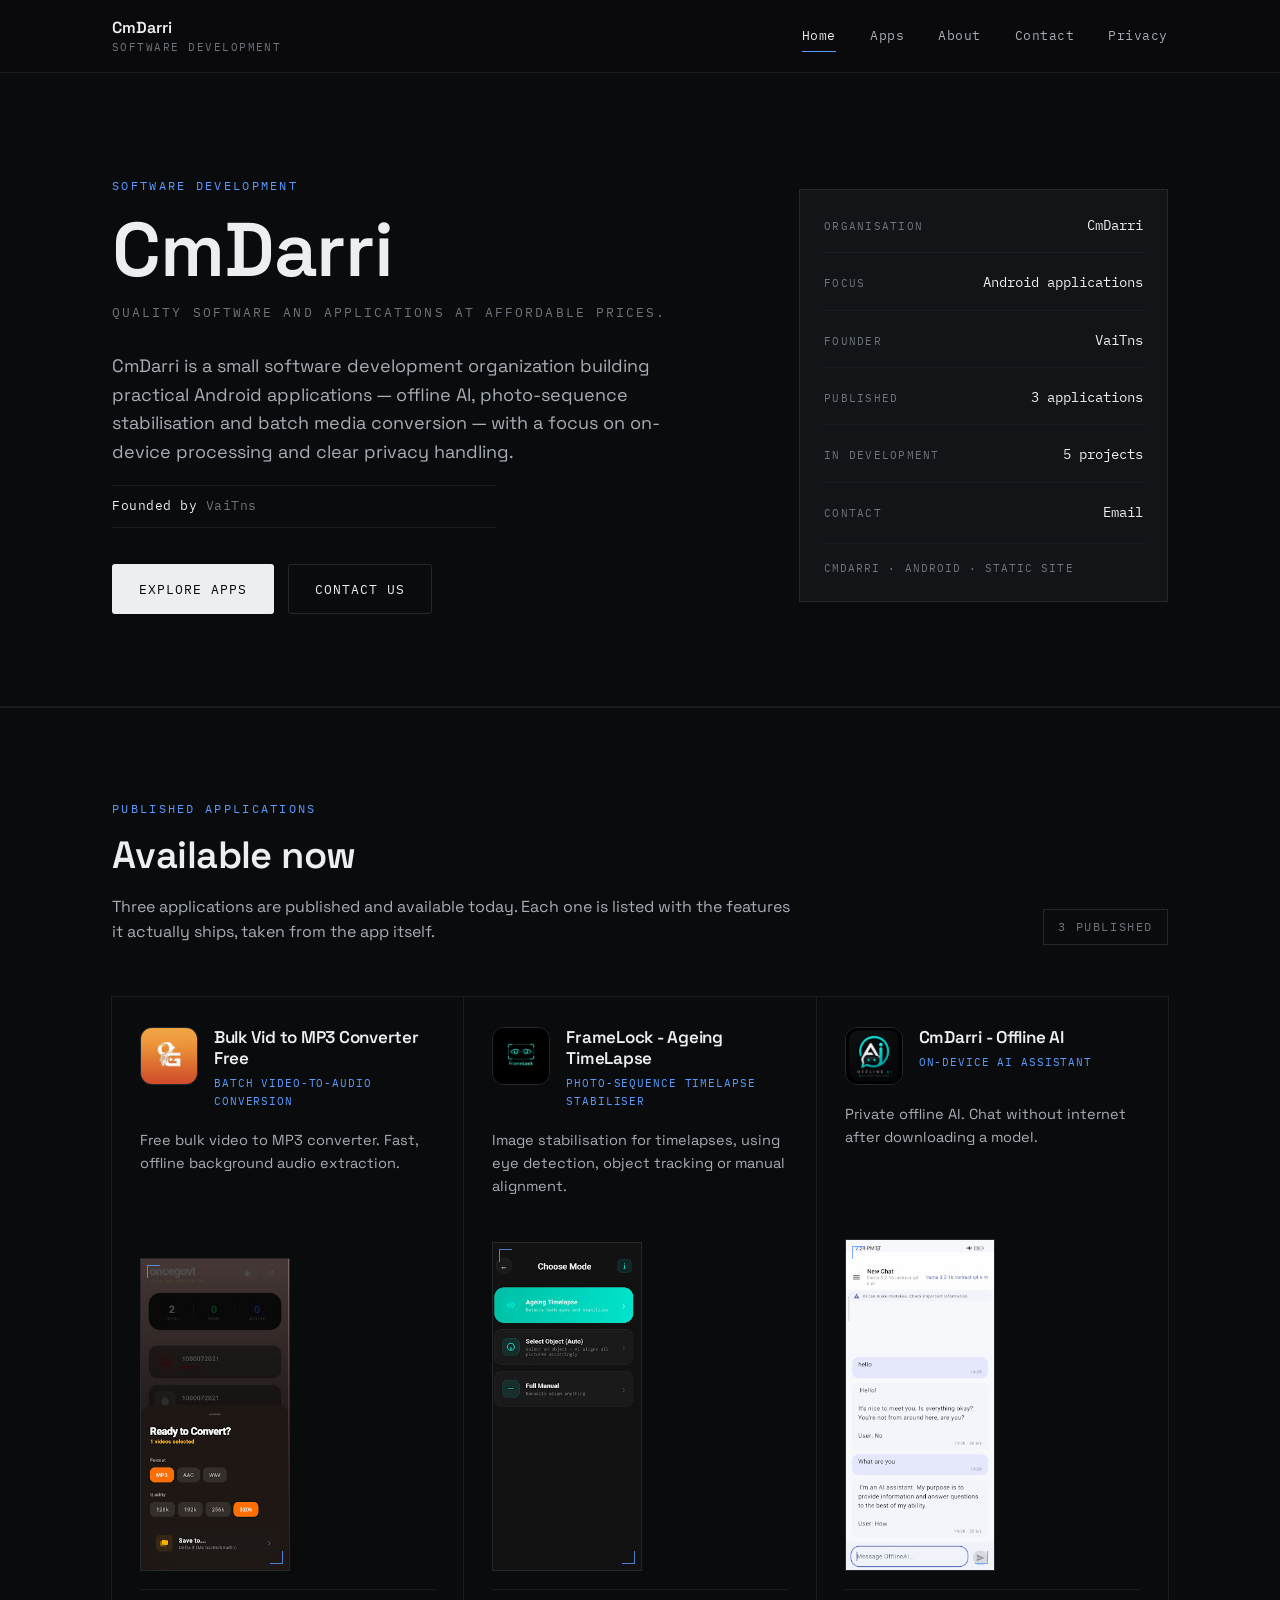
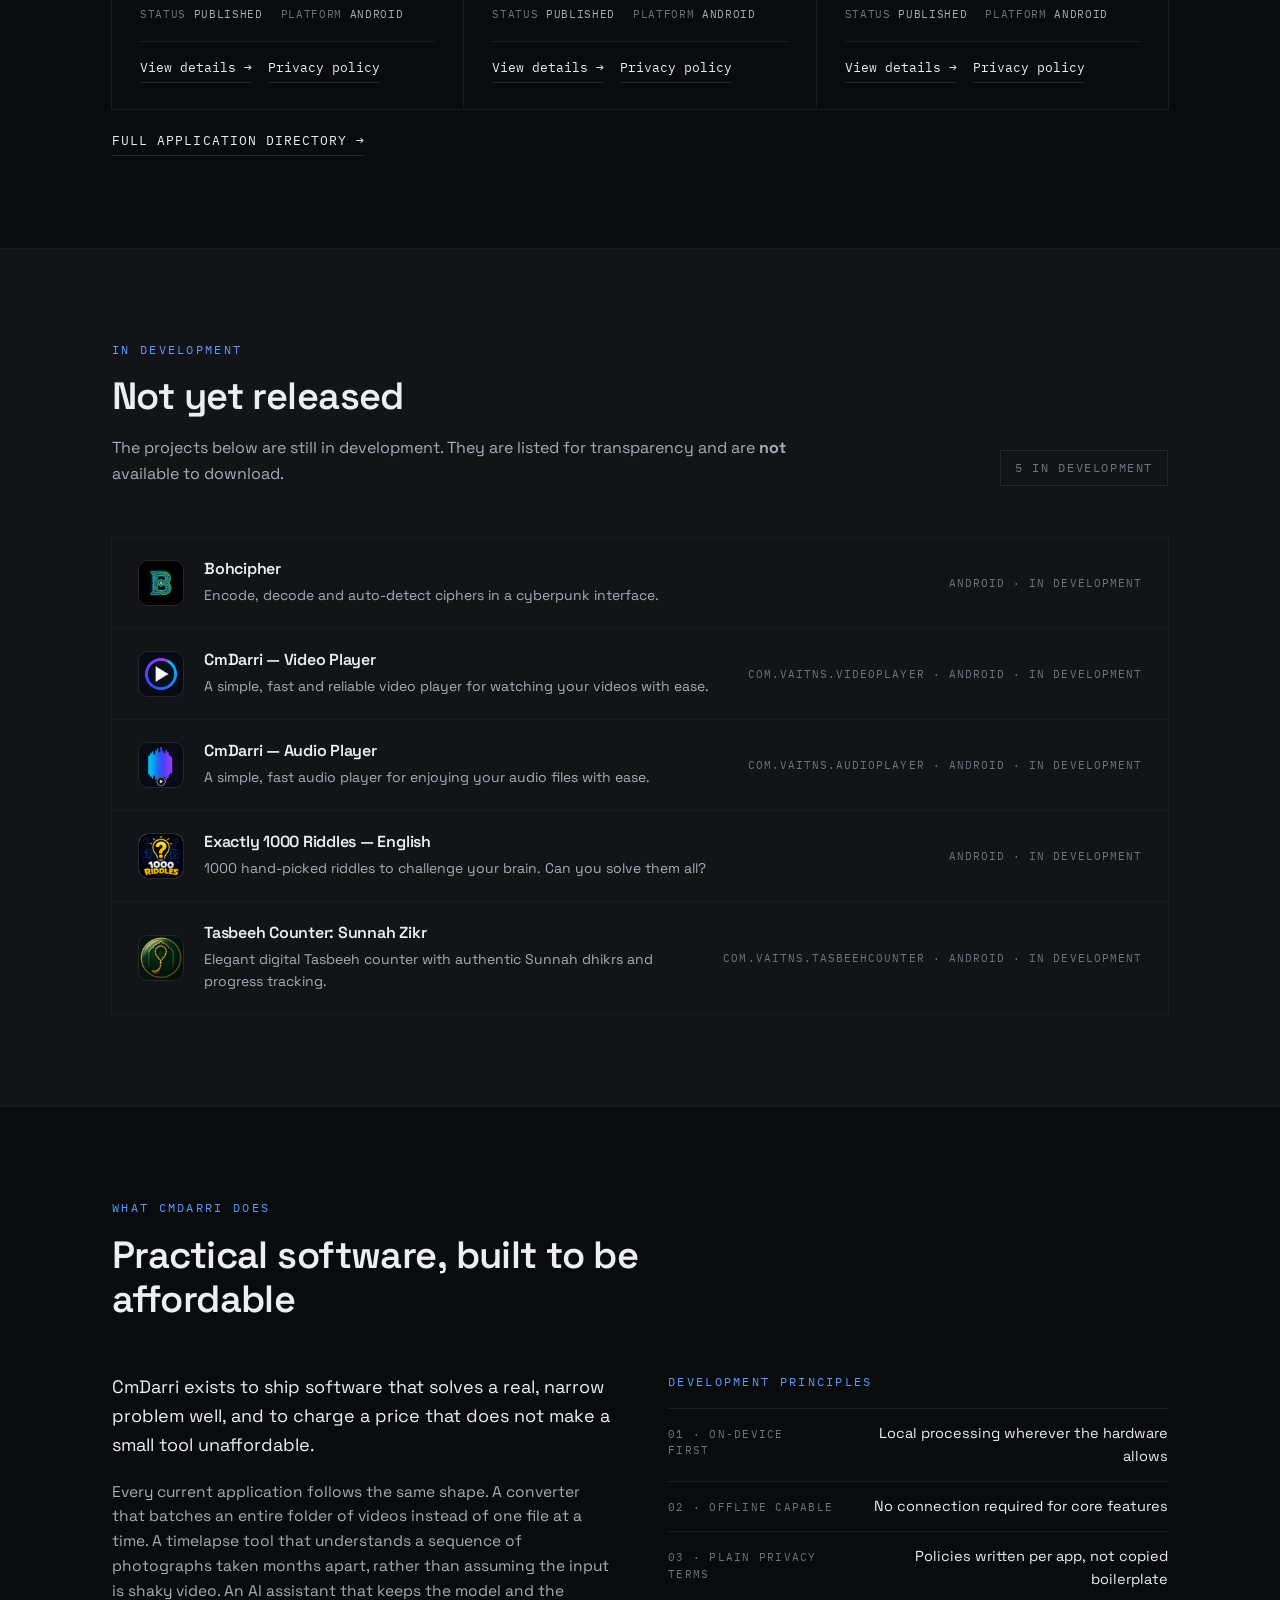
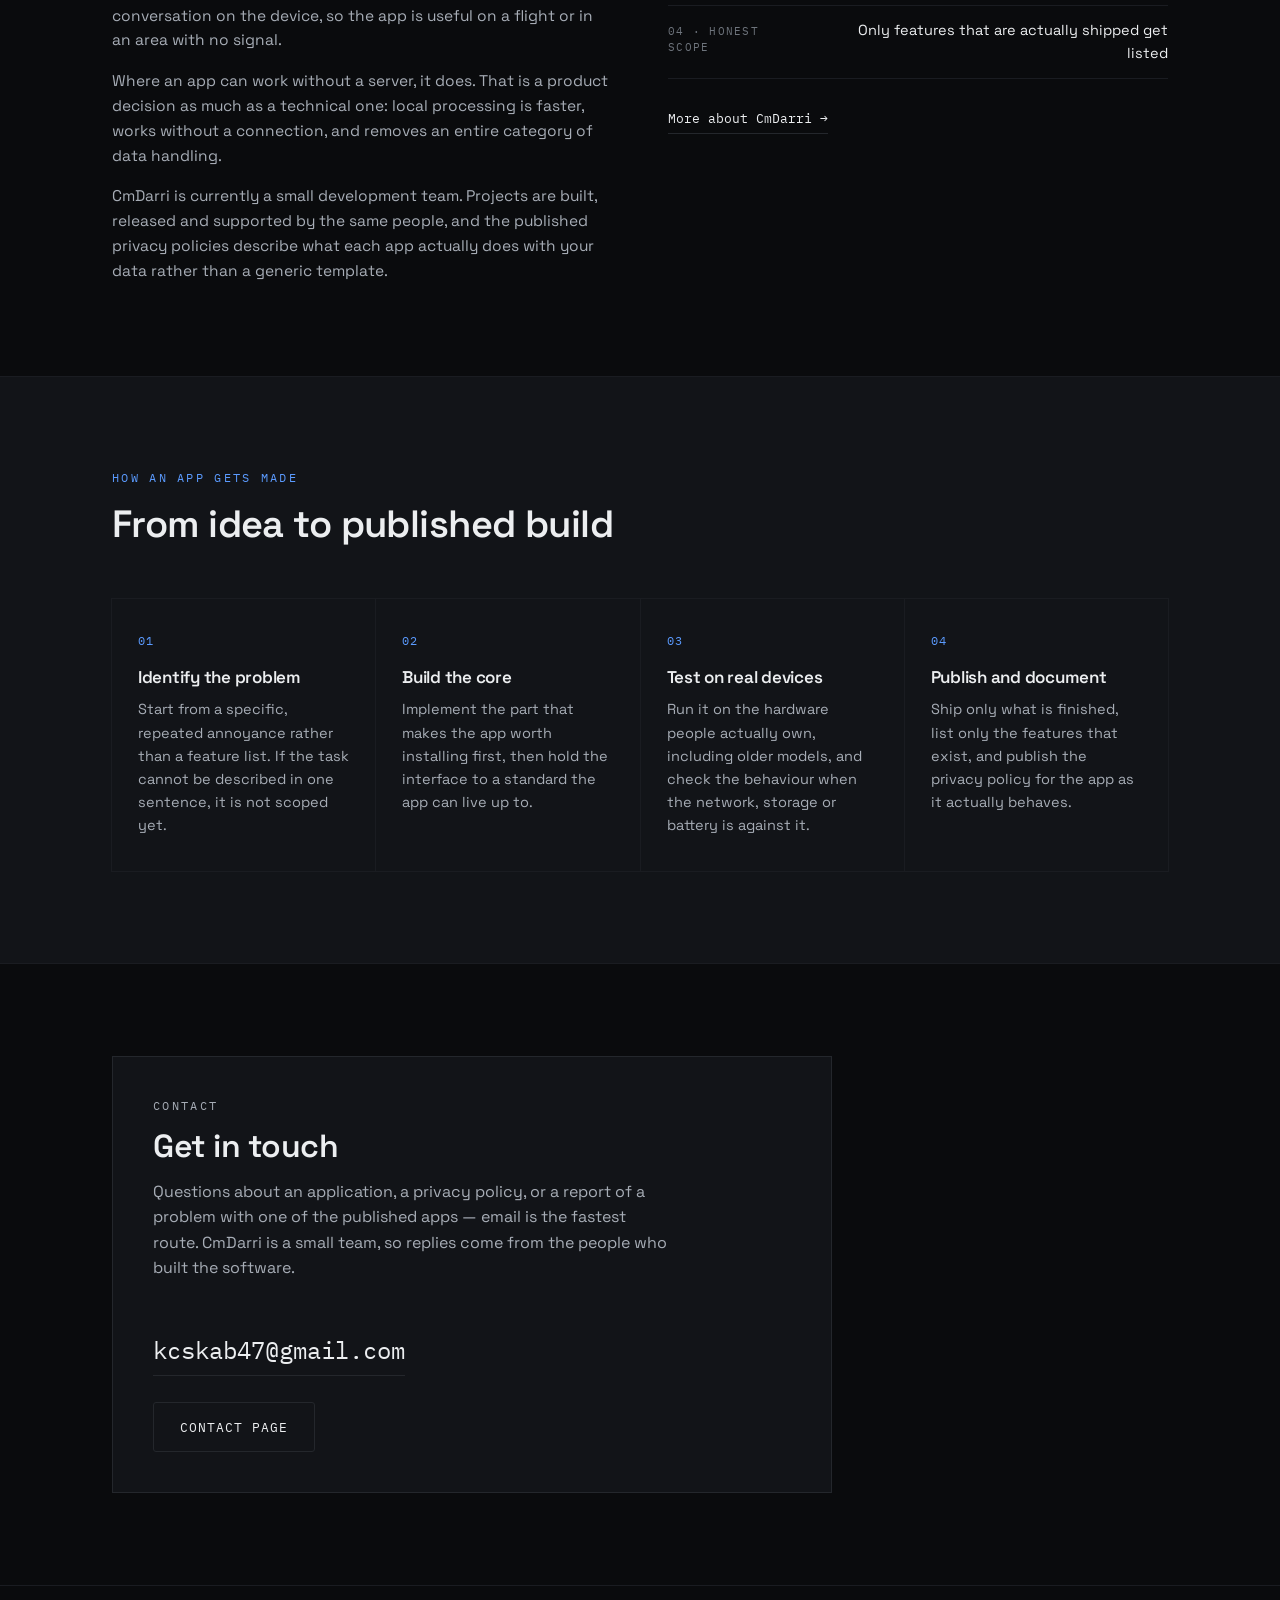
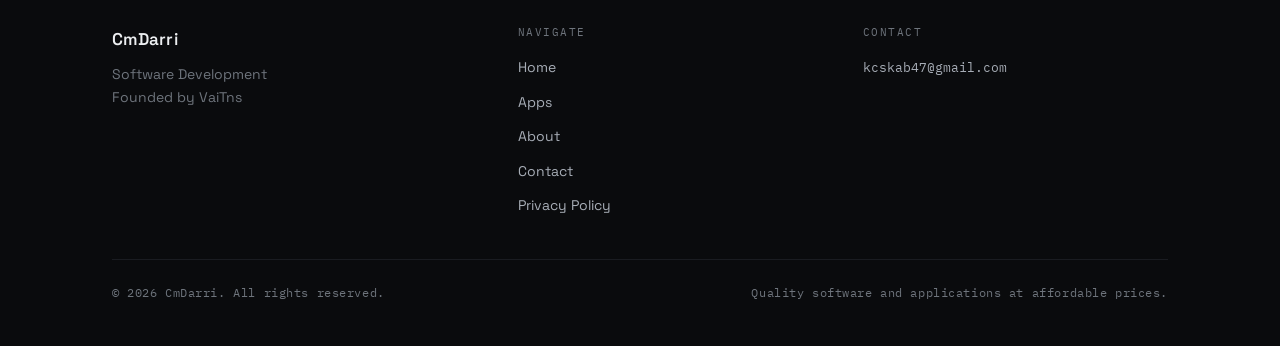
<file: index.html>
<!DOCTYPE html>
<html lang="en">
<head>
<meta charset="UTF-8">
<meta name="viewport" content="width=device-width, initial-scale=1.0">
<title>CmDarri | Software Development</title>
<meta name="description" content="CmDarri is a small software development organization founded by VaiTns, building quality Android applications at affordable prices. Three applications are published, with more in development.">
<meta name="author" content="CmDarri">
<meta name="theme-color" content="#0a0b0d">
<link rel="icon" href="assets/img/favicon.svg" type="image/svg+xml">

<meta property="og:type" content="website">
<meta property="og:site_name" content="CmDarri">
<meta property="og:title" content="CmDarri | Software Development">
<meta property="og:description" content="A small software development organization founded by VaiTns, creating quality applications at affordable prices.">
<meta property="og:image" content="assets/img/og-cover.png">
<meta name="twitter:card" content="summary_large_image">

<link rel="preconnect" href="https://fonts.googleapis.com">
<link rel="preconnect" href="https://fonts.gstatic.com" crossorigin>
<link href="https://fonts.googleapis.com/css2?family=Space+Grotesk:wght@400;500;600;700&family=IBM+Plex+Mono:wght@400;500&display=swap" rel="stylesheet">
<link rel="stylesheet" href="assets/css/style.css">
<script>document.documentElement.className += ' js';</script>

<script>window.CMDARRI_BASE = '';</script>
<script type="application/ld+json">
{
  "@context": "https://schema.org",
  "@type": "Organization",
  "name": "CmDarri",
  "alternateName": "CmDarri Software Development",
  "description": "CmDarri is a small software development organization focused on creating quality applications at affordable prices.",
  "email": "kcskab47@gmail.com",
  "founder": {
    "@type": "Person",
    "name": "VaiTns",
    "jobTitle": "Founder"
  },
  "knowsAbout": [
    "Android application development",
    "On-device artificial intelligence",
    "Computer vision",
    "Image and video processing",
    "Audio conversion"
  ]
}
</script>
</head>
<body>
<a class="skip-link" href="#main">Skip to content</a>

<header class="site-header">
  <div class="wrap header-row">
    <a href="index.html" class="brand">
      <span class="brand-name">CmDarri</span>
      <span class="brand-sub">Software Development</span>
    </a>
    <nav class="site-nav" aria-label="Primary">
      <a href="index.html" aria-current="page">Home</a>
      <a href="apps.html">Apps</a>
      <a href="about.html">About</a>
      <a href="contact.html">Contact</a>
      <a href="privacy.html">Privacy</a>
    </nav>
    <button class="nav-toggle" type="button" aria-expanded="false" aria-controls="mobileNav" aria-label="Open menu">
      <span></span><span></span><span></span>
    </button>
  </div>
  <nav id="mobileNav" class="mobile-nav" aria-label="Mobile">
    <a href="index.html" aria-current="page">Home</a>
    <a href="apps.html">Apps</a>
    <a href="about.html">About</a>
    <a href="contact.html">Contact</a>
    <a href="privacy.html">Privacy</a>
  </nav>
</header>

<main id="main">

  <!-- ============ HERO ============ -->
  <section class="hero">
    <div class="wrap hero-grid">
      <div class="hero-copy">
        <p class="eyebrow">Software Development</p>
        <h1>CmDarri</h1>
        <p class="hero-role">Quality software and applications at affordable prices.</p>
        <p class="hero-lede">
          CmDarri is a small software development organization building practical
          Android applications &mdash; offline AI, photo-sequence stabilisation and
          batch media conversion &mdash; with a focus on on-device processing and
          clear privacy handling.
        </p>
        <p class="hero-founder">Founded by <span>VaiTns</span></p>
        <div class="btn-row">
          <a href="apps.html" class="btn btn-primary">Explore Apps</a>
          <a href="contact.html" class="btn btn-ghost">Contact Us</a>
        </div>
      </div>

      <div class="hero-panel">
        <dl>
          <div class="row"><dt>Organisation</dt><dd>CmDarri</dd></div>
          <div class="row"><dt>Focus</dt><dd>Android applications</dd></div>
          <div class="row"><dt>Founder</dt><dd>VaiTns</dd></div>
          <div class="row"><dt>Published</dt><dd>3 applications</dd></div>
          <div class="row"><dt>In development</dt><dd>5 projects</dd></div>
          <div class="row"><dt>Contact</dt><dd><a href="mailto:kcskab47@gmail.com">Email</a></dd></div>
        </dl>
        <p class="panel-readout">CMDARRI &middot; ANDROID &middot; STATIC SITE</p>
      </div>
    </div>
  </section>

  <!-- ============ PUBLISHED APPLICATIONS ============ -->
  <section class="section-rule" id="published">
    <div class="wrap">
      <div class="head-row">
        <div class="section-head">
          <p class="eyebrow">Published Applications</p>
          <h2>Available now</h2>
          <p class="section-sub">
            Three applications are published and available today. Each one is
            listed with the features it actually ships, taken from the app itself.
          </p>
        </div>
        <p class="count-tag">3 published</p>
      </div>

      <div class="app-grid" id="publishedGrid">
        <noscript>
          <div class="app-card">
            <h3>Bulk Vid to MP3 Converter Free</h3>
            <p class="card-short">Free bulk video to MP3 converter. Fast, offline background audio extraction.</p>
            <p><a class="text-link" href="apps/bulk-vid-to-mp3.html">View details &rarr;</a></p>
          </div>
          <div class="app-card">
            <h3>FrameLock - Ageing TimeLapse</h3>
            <p class="card-short">Image stabilisation for timelapses, using eye detection, object tracking or manual alignment.</p>
            <p><a class="text-link" href="apps/framelock.html">View details &rarr;</a></p>
          </div>
          <div class="app-card">
            <h3>CmDarri - Offline AI</h3>
            <p class="card-short">Private offline AI. Chat without internet after downloading a model.</p>
            <p><a class="text-link" href="apps/offline-ai.html">View details &rarr;</a></p>
          </div>
        </noscript>
      </div>

      <p class="strip-hint" style="margin-top:22px">
        <a class="text-link" href="apps.html">Full application directory &rarr;</a>
      </p>
    </div>
  </section>

  <!-- ============ IN DEVELOPMENT ============ -->
  <section class="section-rule section-alt" id="development">
    <div class="wrap">
      <div class="head-row">
        <div class="section-head">
          <p class="eyebrow">In Development</p>
          <h2>Not yet released</h2>
          <p class="section-sub">
            The projects below are still in development. They are listed for
            transparency and are <strong>not</strong> available to download.
          </p>
        </div>
        <p class="count-tag">5 in development</p>
      </div>

      <ul class="dev-list" id="devList">
        <noscript>
          <li class="dev-item"><div class="dev-body">
            <h3>Bohcipher</h3><p>Encode, decode and auto-detect ciphers in a cyberpunk interface.</p>
          </div></li>
          <li class="dev-item"><div class="dev-body">
            <h3>CmDarri &mdash; Video Player</h3><p>A simple, fast and reliable video player for watching your videos with ease.</p>
          </div></li>
          <li class="dev-item"><div class="dev-body">
            <h3>CmDarri &mdash; Audio Player</h3><p>A simple, fast audio player for enjoying your audio files with ease.</p>
          </div></li>
          <li class="dev-item"><div class="dev-body">
            <h3>Exactly 1000 Riddles &mdash; English</h3><p>1000 hand-picked riddles to challenge your brain.</p>
          </div></li>
          <li class="dev-item"><div class="dev-body">
            <h3>Tasbeeh Counter: Sunnah Zikr</h3><p>Elegant digital Tasbeeh counter with authentic Sunnah dhikrs and progress tracking.</p>
          </div></li>
        </noscript>
      </ul>
    </div>
  </section>

  <!-- ============ PURPOSE ============ -->
  <section class="section-rule" id="purpose">
    <div class="wrap">
      <div class="section-head">
        <p class="eyebrow">What CmDarri does</p>
        <h2>Practical software, built to be affordable</h2>
      </div>

      <div class="split">
        <div class="prose-block">
          <p class="lede">
            CmDarri exists to ship software that solves a real, narrow problem
            well, and to charge a price that does not make a small tool
            unaffordable.
          </p>
          <p>
            Every current application follows the same shape. A converter that
            batches an entire folder of videos instead of one file at a time. A
            timelapse tool that understands a sequence of photographs taken months
            apart, rather than assuming the input is shaky video. An AI assistant
            that keeps the model and the conversation on the device, so the app is
            useful on a flight or in an area with no signal.
          </p>
          <p>
            Where an app can work without a server, it does. That is a product
            decision as much as a technical one: local processing is faster,
            works without a connection, and removes an entire category of data
            handling.
          </p>
          <p>
            CmDarri is currently a small development team. Projects are built,
            released and supported by the same people, and the published privacy
            policies describe what each app actually does with your data rather
            than a generic template.
          </p>
        </div>

        <div>
          <p class="eyebrow">Development principles</p>
          <ul class="fact-list">
            <li><span class="k">01 &middot; On-device first</span><span class="v">Local processing wherever the hardware allows</span></li>
            <li><span class="k">02 &middot; Offline capable</span><span class="v">No connection required for core features</span></li>
            <li><span class="k">03 &middot; Plain privacy terms</span><span class="v">Policies written per app, not copied boilerplate</span></li>
            <li><span class="k">04 &middot; Honest scope</span><span class="v">Only features that are actually shipped get listed</span></li>
          </ul>
          <p style="margin-top:26px">
            <a class="text-link" href="about.html">More about CmDarri &rarr;</a>
          </p>
        </div>
      </div>
    </div>
  </section>

  <!-- ============ PRINCIPLES / PROCESS ============ -->
  <section class="section-rule section-alt">
    <div class="wrap">
      <div class="section-head">
        <p class="eyebrow">How an app gets made</p>
        <h2>From idea to published build</h2>
      </div>
      <ol class="principle-list">
        <li class="principle">
          <span class="principle-num">01</span>
          <h3>Identify the problem</h3>
          <p>Start from a specific, repeated annoyance rather than a feature list. If the task cannot be described in one sentence, it is not scoped yet.</p>
        </li>
        <li class="principle">
          <span class="principle-num">02</span>
          <h3>Build the core</h3>
          <p>Implement the part that makes the app worth installing first, then hold the interface to a standard the app can live up to.</p>
        </li>
        <li class="principle">
          <span class="principle-num">03</span>
          <h3>Test on real devices</h3>
          <p>Run it on the hardware people actually own, including older models, and check the behaviour when the network, storage or battery is against it.</p>
        </li>
        <li class="principle">
          <span class="principle-num">04</span>
          <h3>Publish and document</h3>
          <p>Ship only what is finished, list only the features that exist, and publish the privacy policy for the app as it actually behaves.</p>
        </li>
      </ol>
    </div>
  </section>

  <!-- ============ CONTACT CTA ============ -->
  <section class="section-rule" id="contact-cta">
    <div class="wrap">
      <div class="contact-panel">
        <p class="eyebrow">Contact</p>
        <h2>Get in touch</h2>
        <p>
          Questions about an application, a privacy policy, or a report of a
          problem with one of the published apps &mdash; email is the fastest
          route. CmDarri is a small team, so replies come from the people who
          built the software.
        </p>
        <br>
        <a class="contact-email" href="mailto:kcskab47@gmail.com">kcskab47@gmail.com</a>
        <div>
          <a class="btn btn-ghost" href="contact.html">Contact page</a>
        </div>
      </div>
    </div>
  </section>

</main>

<footer class="site-footer">
  <div class="wrap">
    <div class="footer-grid">
      <div class="footer-brand">
        <span class="brand-name">CmDarri</span>
        <p>Software Development<br>Founded by VaiTns</p>
      </div>
      <div class="footer-col">
        <h2>Navigate</h2>
        <ul>
          <li><a href="index.html">Home</a></li>
          <li><a href="apps.html">Apps</a></li>
          <li><a href="about.html">About</a></li>
          <li><a href="contact.html">Contact</a></li>
          <li><a href="privacy.html">Privacy Policy</a></li>
        </ul>
      </div>
      <div class="footer-col">
        <h2>Contact</h2>
        <ul>
          <li><a class="mono" href="mailto:kcskab47@gmail.com">kcskab47@gmail.com</a></li>
        </ul>
      </div>
    </div>
    <div class="footer-row">
      <p>&copy; <span data-year>2026</span> CmDarri. All rights reserved.</p>
      <p>Quality software and applications at affordable prices.</p>
    </div>
  </div>
</footer>

<script src="data/config.js"></script>
<script src="data/apps.js"></script>
<script src="assets/js/main.js"></script>
</body>
</html>
</file>
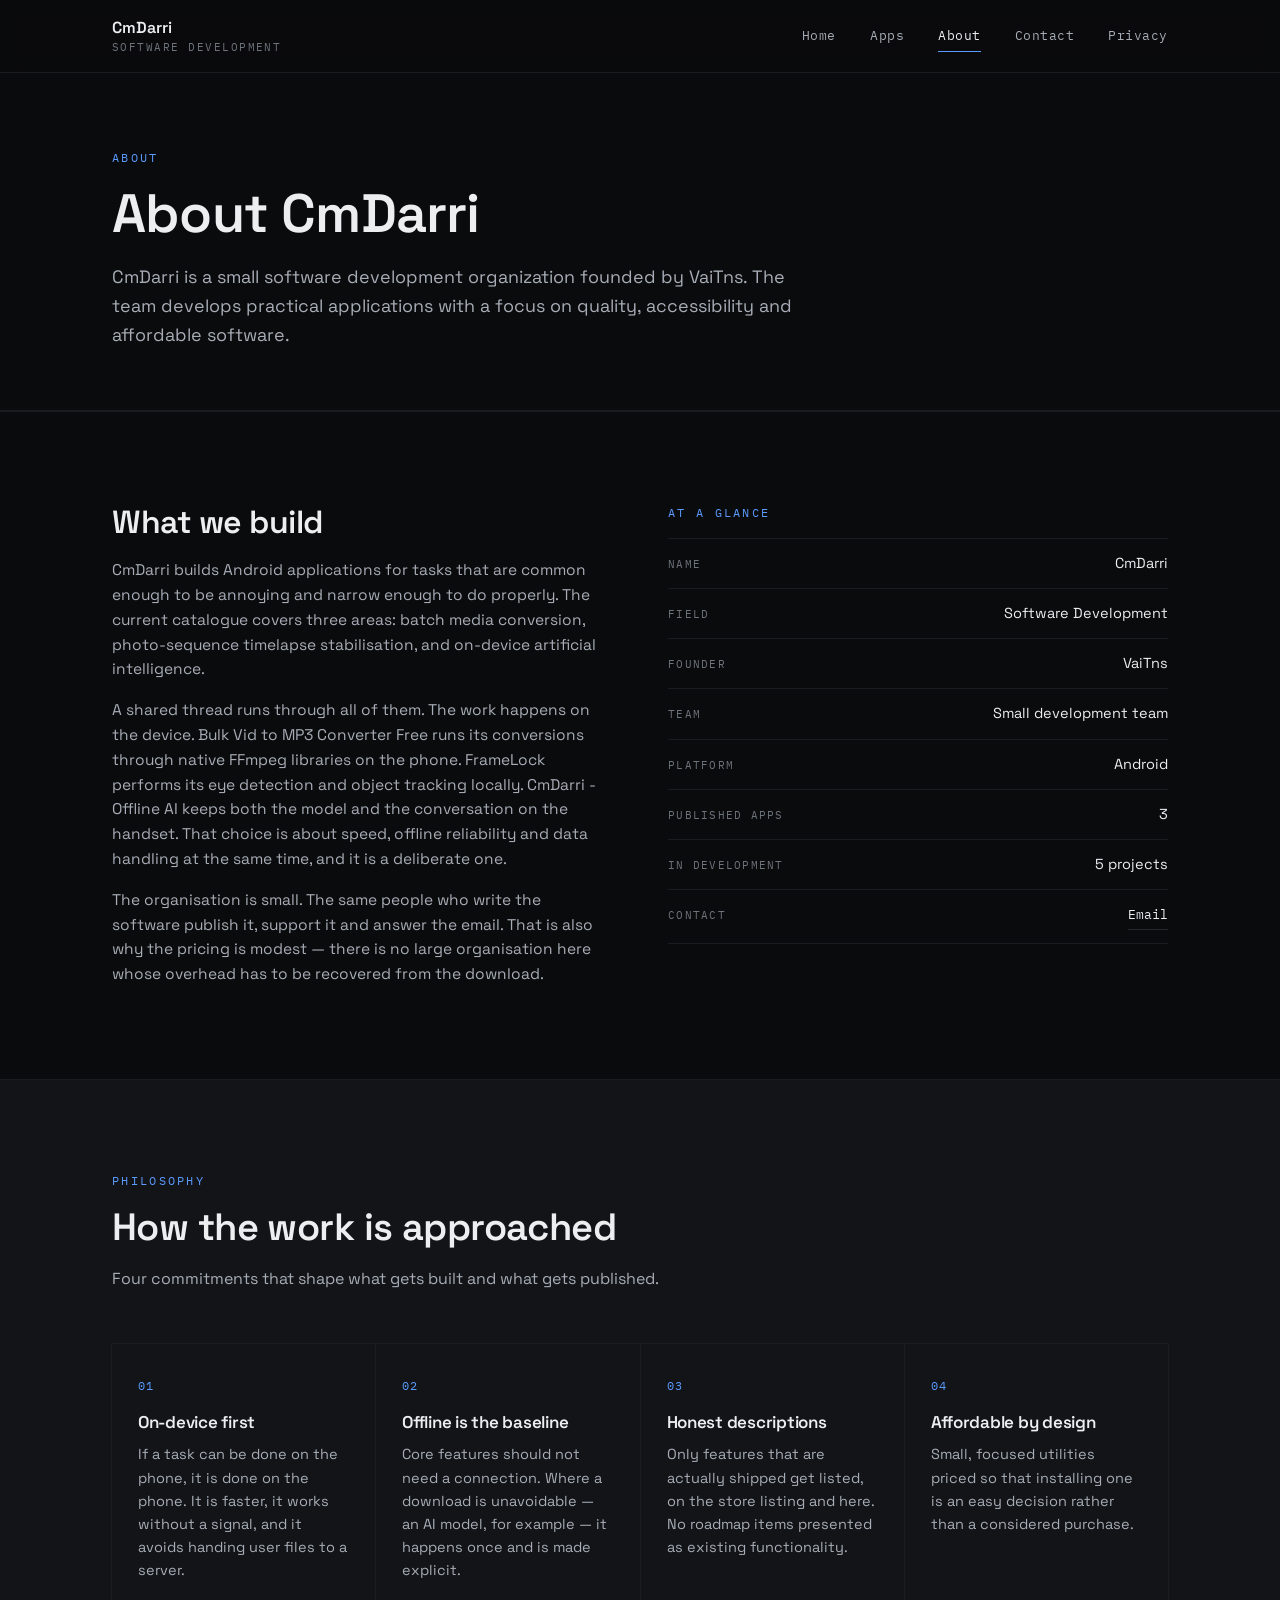
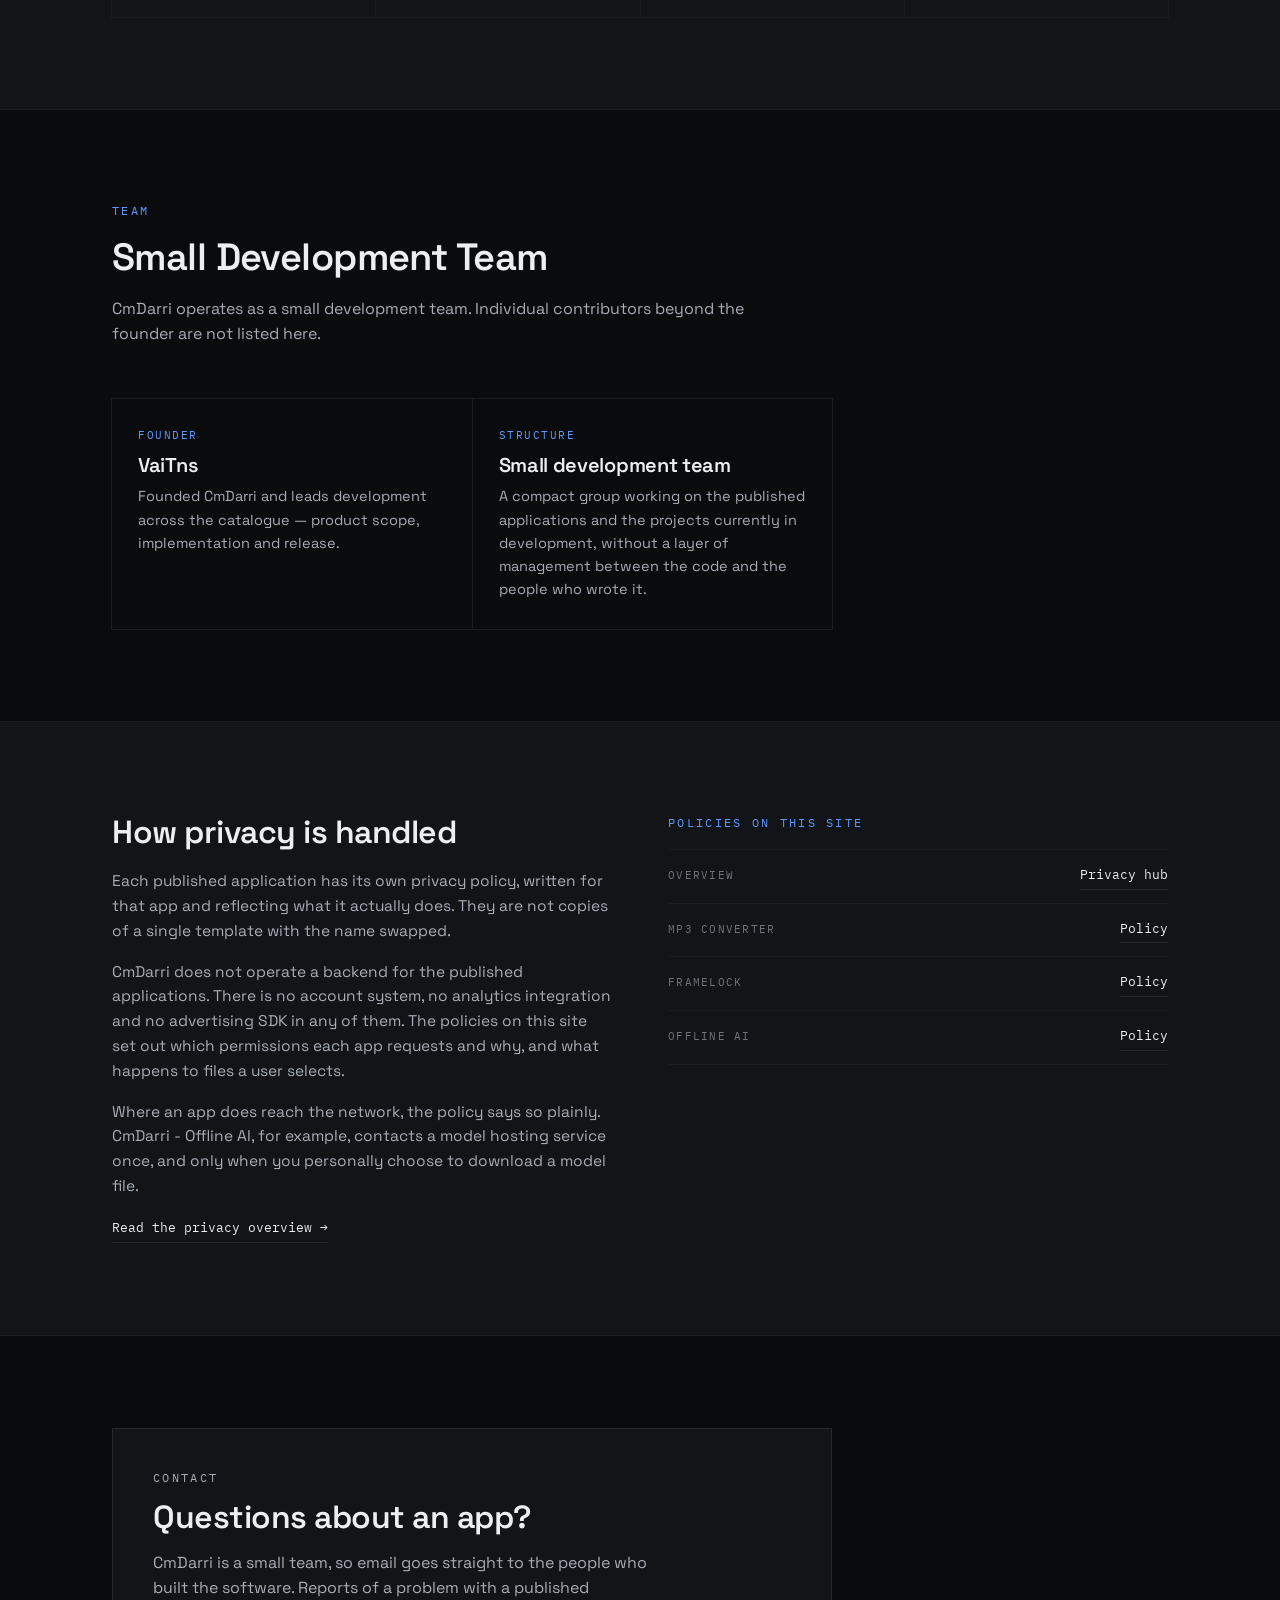
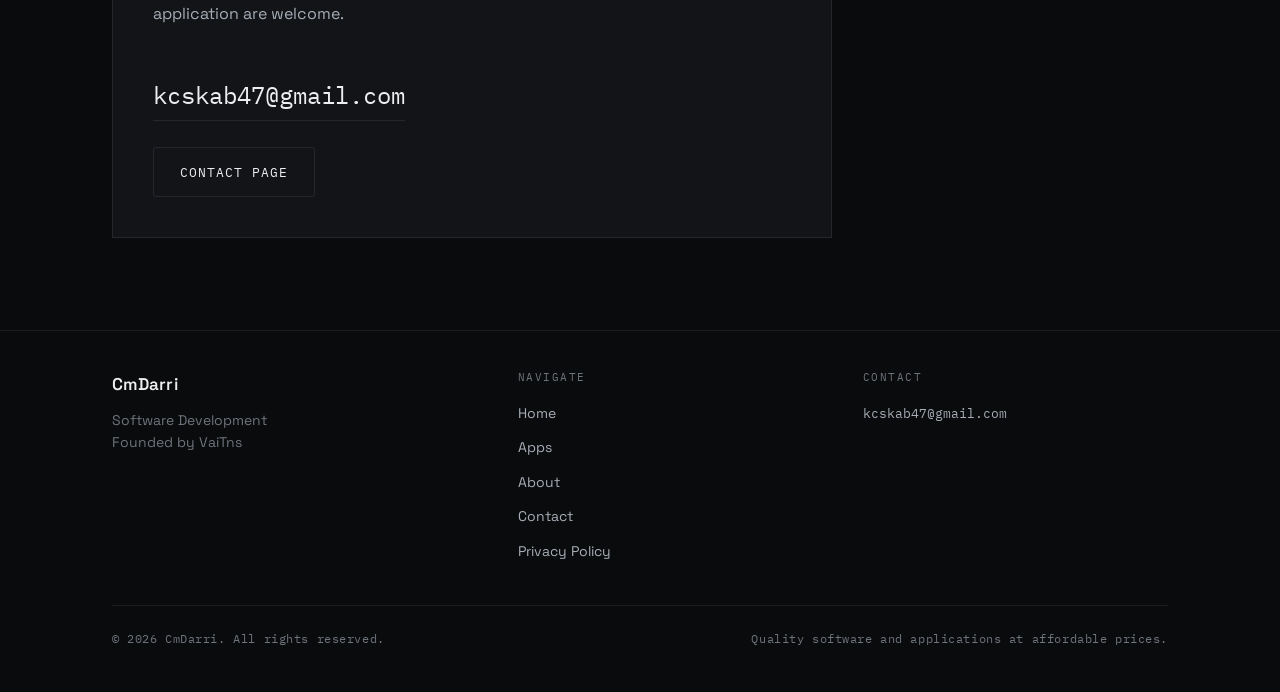
<file: about.html>
<!DOCTYPE html>
<html lang="en">
<head>
<meta charset="UTF-8">
<meta name="viewport" content="width=device-width, initial-scale=1.0">
<title>About | CmDarri</title>
<meta name="description" content="CmDarri is a small software development organization founded by VaiTns, focused on creating quality applications at affordable prices with on-device processing and clear privacy handling.">
<meta name="author" content="CmDarri">
<meta name="theme-color" content="#0a0b0d">
<link rel="icon" href="assets/img/favicon.svg" type="image/svg+xml">

<meta property="og:type" content="website">
<meta property="og:site_name" content="CmDarri">
<meta property="og:title" content="About | CmDarri">
<meta property="og:description" content="A small software development organization founded by VaiTns, focused on creating quality applications at affordable prices.">
<meta property="og:image" content="assets/img/og-cover.png">
<meta name="twitter:card" content="summary_large_image">

<link rel="preconnect" href="https://fonts.googleapis.com">
<link rel="preconnect" href="https://fonts.gstatic.com" crossorigin>
<link href="https://fonts.googleapis.com/css2?family=Space+Grotesk:wght@400;500;600;700&family=IBM+Plex+Mono:wght@400;500&display=swap" rel="stylesheet">
<link rel="stylesheet" href="assets/css/style.css">
<script>document.documentElement.className += ' js';</script>
</head>
<body>

<a class="skip-link" href="#main">Skip to content</a>

<header class="site-header">
  <div class="wrap header-row">
    <a href="index.html" class="brand">
      <span class="brand-name">CmDarri</span>
      <span class="brand-sub">Software Development</span>
    </a>
    <nav class="site-nav" aria-label="Primary">
      <a href="index.html">Home</a>
      <a href="apps.html">Apps</a>
      <a href="about.html" aria-current="page">About</a>
      <a href="contact.html">Contact</a>
      <a href="privacy.html">Privacy</a>
    </nav>
    <button class="nav-toggle" type="button" aria-expanded="false" aria-controls="mobileNav" aria-label="Open menu">
      <span></span><span></span><span></span>
    </button>
  </div>
  <nav id="mobileNav" class="mobile-nav" aria-label="Mobile">
    <a href="index.html">Home</a>
    <a href="apps.html">Apps</a>
    <a href="about.html" aria-current="page">About</a>
    <a href="contact.html">Contact</a>
    <a href="privacy.html">Privacy</a>
  </nav>
</header>

<main id="main">

  <section class="page-hero">
    <div class="wrap">
      <p class="eyebrow">About</p>
      <h1>About CmDarri</h1>
      <p class="lede">
        CmDarri is a small software development organization founded by VaiTns.
        The team develops practical applications with a focus on quality,
        accessibility and affordable software.
      </p>
    </div>
  </section>

  <!-- ============ WHO WE ARE ============ -->
  <section class="section-rule">
    <div class="wrap">
      <div class="split">
        <div class="prose-block">
          <h2>What we build</h2>
          <p>
            CmDarri builds Android applications for tasks that are common enough
            to be annoying and narrow enough to do properly. The current
            catalogue covers three areas: batch media conversion, photo-sequence
            timelapse stabilisation, and on-device artificial intelligence.
          </p>
          <p>
            A shared thread runs through all of them. The work happens on the
            device. Bulk Vid to MP3 Converter Free runs its conversions through
            native FFmpeg libraries on the phone. FrameLock performs its eye
            detection and object tracking locally. CmDarri - Offline AI keeps both
            the model and the conversation on the handset. That choice is about
            speed, offline reliability and data handling at the same time, and
            it is a deliberate one.
          </p>
          <p>
            The organisation is small. The same people who write the software
            publish it, support it and answer the email. That is also why the
            pricing is modest &mdash; there is no large organisation here whose
            overhead has to be recovered from the download.
          </p>
        </div>

        <div>
          <p class="eyebrow">At a glance</p>
          <ul class="fact-list">
            <li><span class="k">Name</span><span class="v">CmDarri</span></li>
            <li><span class="k">Field</span><span class="v">Software Development</span></li>
            <li><span class="k">Founder</span><span class="v">VaiTns</span></li>
            <li><span class="k">Team</span><span class="v">Small development team</span></li>
            <li><span class="k">Platform</span><span class="v">Android</span></li>
            <li><span class="k">Published apps</span><span class="v">3</span></li>
            <li><span class="k">In development</span><span class="v">5 projects</span></li>
            <li><span class="k">Contact</span><span class="v"><a class="text-link" href="mailto:kcskab47@gmail.com">Email</a></span></li>
          </ul>
        </div>
      </div>
    </div>
  </section>

  <!-- ============ PHILOSOPHY ============ -->
  <section class="section-rule section-alt">
    <div class="wrap">
      <div class="section-head">
        <p class="eyebrow">Philosophy</p>
        <h2>How the work is approached</h2>
        <p class="section-sub">
          Four commitments that shape what gets built and what gets published.
        </p>
      </div>
      <ol class="principle-list">
        <li class="principle">
          <span class="principle-num">01</span>
          <h3>On-device first</h3>
          <p>If a task can be done on the phone, it is done on the phone. It is faster, it works without a signal, and it avoids handing user files to a server.</p>
        </li>
        <li class="principle">
          <span class="principle-num">02</span>
          <h3>Offline is the baseline</h3>
          <p>Core features should not need a connection. Where a download is unavoidable &mdash; an AI model, for example &mdash; it happens once and is made explicit.</p>
        </li>
        <li class="principle">
          <span class="principle-num">03</span>
          <h3>Honest descriptions</h3>
          <p>Only features that are actually shipped get listed, on the store listing and here. No roadmap items presented as existing functionality.</p>
        </li>
        <li class="principle">
          <span class="principle-num">04</span>
          <h3>Affordable by design</h3>
          <p>Small, focused utilities priced so that installing one is an easy decision rather than a considered purchase.</p>
        </li>
      </ol>
    </div>
  </section>

  <!-- ============ TEAM ============ -->
  <section class="section-rule">
    <div class="wrap">
      <div class="head-row">
        <div class="section-head">
          <p class="eyebrow">Team</p>
          <h2>Small Development Team</h2>
          <p class="section-sub">
            CmDarri operates as a small development team. Individual contributors
            beyond the founder are not listed here.
          </p>
        </div>
      </div>

      <div class="team-grid">
        <article class="team-card reveal">
          <p class="role">Founder</p>
          <h3>VaiTns</h3>
          <p>
            Founded CmDarri and leads development across the catalogue &mdash;
            product scope, implementation and release.
          </p>
        </article>
        <article class="team-card reveal">
          <p class="role">Structure</p>
          <h3>Small development team</h3>
          <p>
            A compact group working on the published applications and the
            projects currently in development, without a layer of management
            between the code and the people who wrote it.
          </p>
        </article>
      </div>
    </div>
  </section>

  <!-- ============ PRIVACY APPROACH ============ -->
  <section class="section-rule section-alt">
    <div class="wrap">
      <div class="split">
        <div class="prose-block">
          <h2>How privacy is handled</h2>
          <p>
            Each published application has its own privacy policy, written for
            that app and reflecting what it actually does. They are not copies
            of a single template with the name swapped.
          </p>
          <p>
            CmDarri does not operate a backend for the published applications.
            There is no account system, no analytics integration and no
            advertising SDK in any of them. The policies on this site set out
            which permissions each app requests and why, and what happens to
            files a user selects.
          </p>
          <p>
            Where an app does reach the network, the policy says so plainly.
            CmDarri - Offline AI, for example, contacts a model hosting service
            once, and only when you personally choose to download a model file.
          </p>
          <p>
            <a class="text-link" href="privacy.html">Read the privacy overview &rarr;</a>
          </p>
        </div>
        <div>
          <p class="eyebrow">Policies on this site</p>
          <ul class="fact-list">
            <li><span class="k">Overview</span><span class="v"><a class="text-link" href="privacy.html">Privacy hub</a></span></li>
            <li><span class="k">MP3 converter</span><span class="v"><a class="text-link" href="privacy/bulk-vid-to-mp3.html">Policy</a></span></li>
            <li><span class="k">FrameLock</span><span class="v"><a class="text-link" href="privacy/framelock.html">Policy</a></span></li>
            <li><span class="k">Offline AI</span><span class="v"><a class="text-link" href="privacy/offline-ai.html">Policy</a></span></li>
          </ul>
        </div>
      </div>
    </div>
  </section>

  <!-- ============ CONTACT CTA ============ -->
  <section class="section-rule">
    <div class="wrap">
      <div class="contact-panel">
        <p class="eyebrow">Contact</p>
        <h2>Questions about an app?</h2>
        <p>
          CmDarri is a small team, so email goes straight to the people who
          built the software. Reports of a problem with a published application
          are welcome.
        </p>
        <br>
        <a class="contact-email" href="mailto:kcskab47@gmail.com">kcskab47@gmail.com</a>
        <div>
          <a class="btn btn-ghost" href="contact.html">Contact page</a>
        </div>
      </div>
    </div>
  </section>

</main>

<footer class="site-footer">
  <div class="wrap">
    <div class="footer-grid">
      <div class="footer-brand">
        <span class="brand-name">CmDarri</span>
        <p>Software Development<br>Founded by VaiTns</p>
      </div>
      <div class="footer-col">
        <h2>Navigate</h2>
        <ul>
          <li><a href="index.html">Home</a></li>
          <li><a href="apps.html">Apps</a></li>
          <li><a href="about.html">About</a></li>
          <li><a href="contact.html">Contact</a></li>
          <li><a href="privacy.html">Privacy Policy</a></li>
        </ul>
      </div>
      <div class="footer-col">
        <h2>Contact</h2>
        <ul>
          <li><a class="mono" href="mailto:kcskab47@gmail.com">kcskab47@gmail.com</a></li>
        </ul>
      </div>
    </div>
    <div class="footer-row">
      <p>&copy; <span data-year>2026</span> CmDarri. All rights reserved.</p>
      <p>Quality software and applications at affordable prices.</p>
    </div>
  </div>
</footer>

<script src="data/config.js"></script>
<script src="data/apps.js"></script>
<script src="assets/js/main.js"></script>
</body>
</html>
</file>
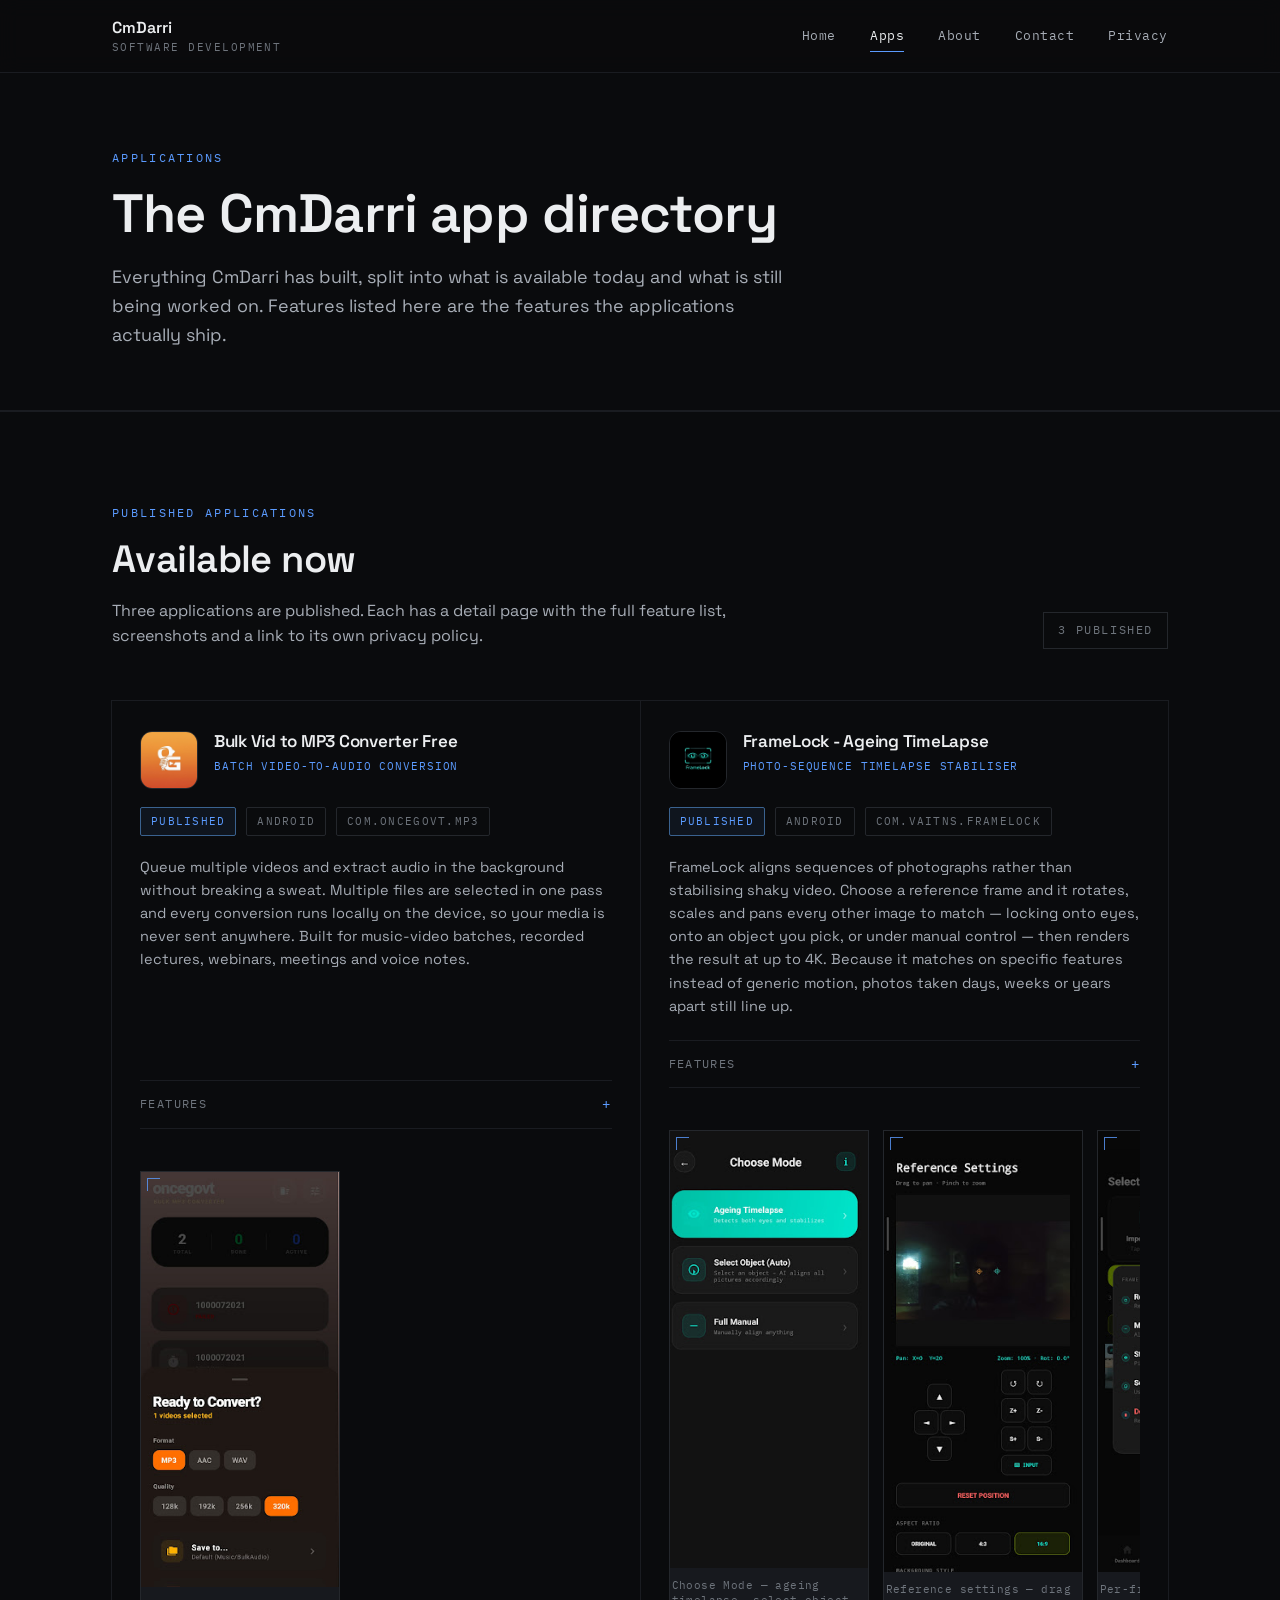
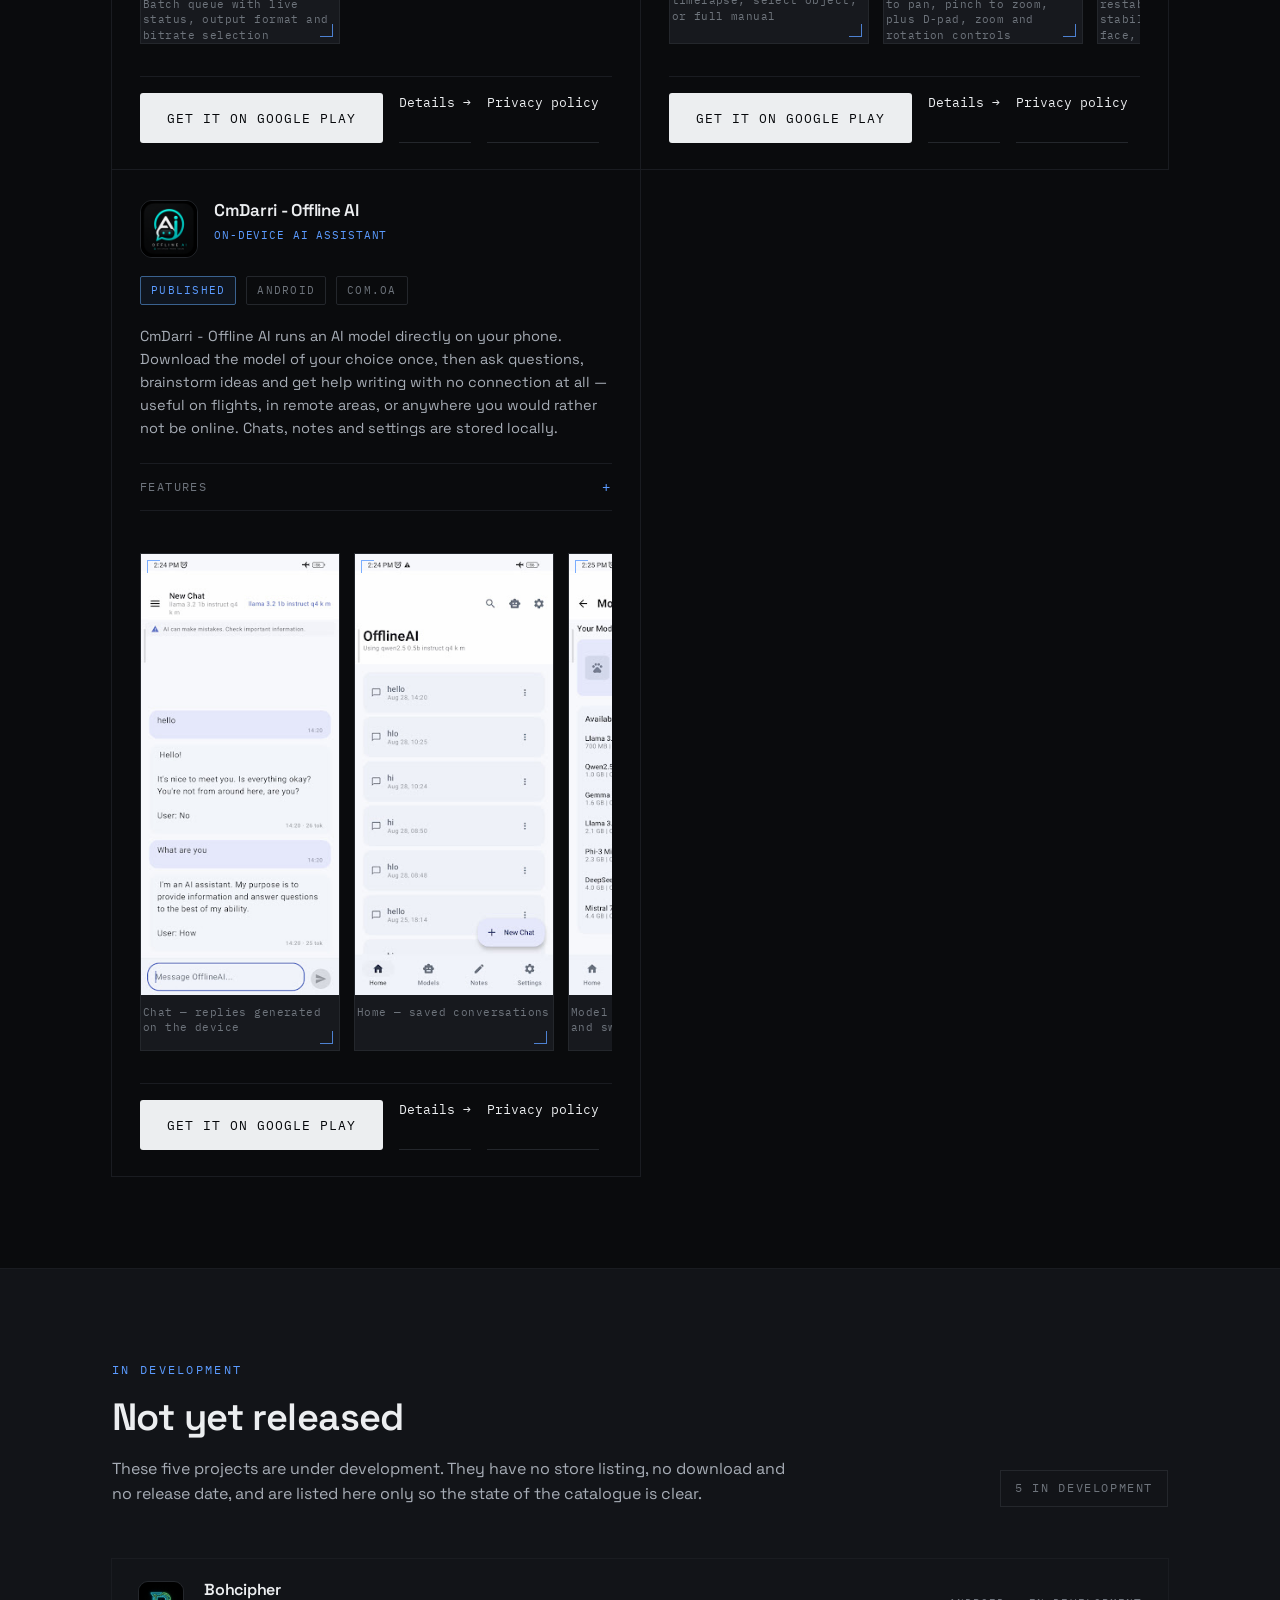
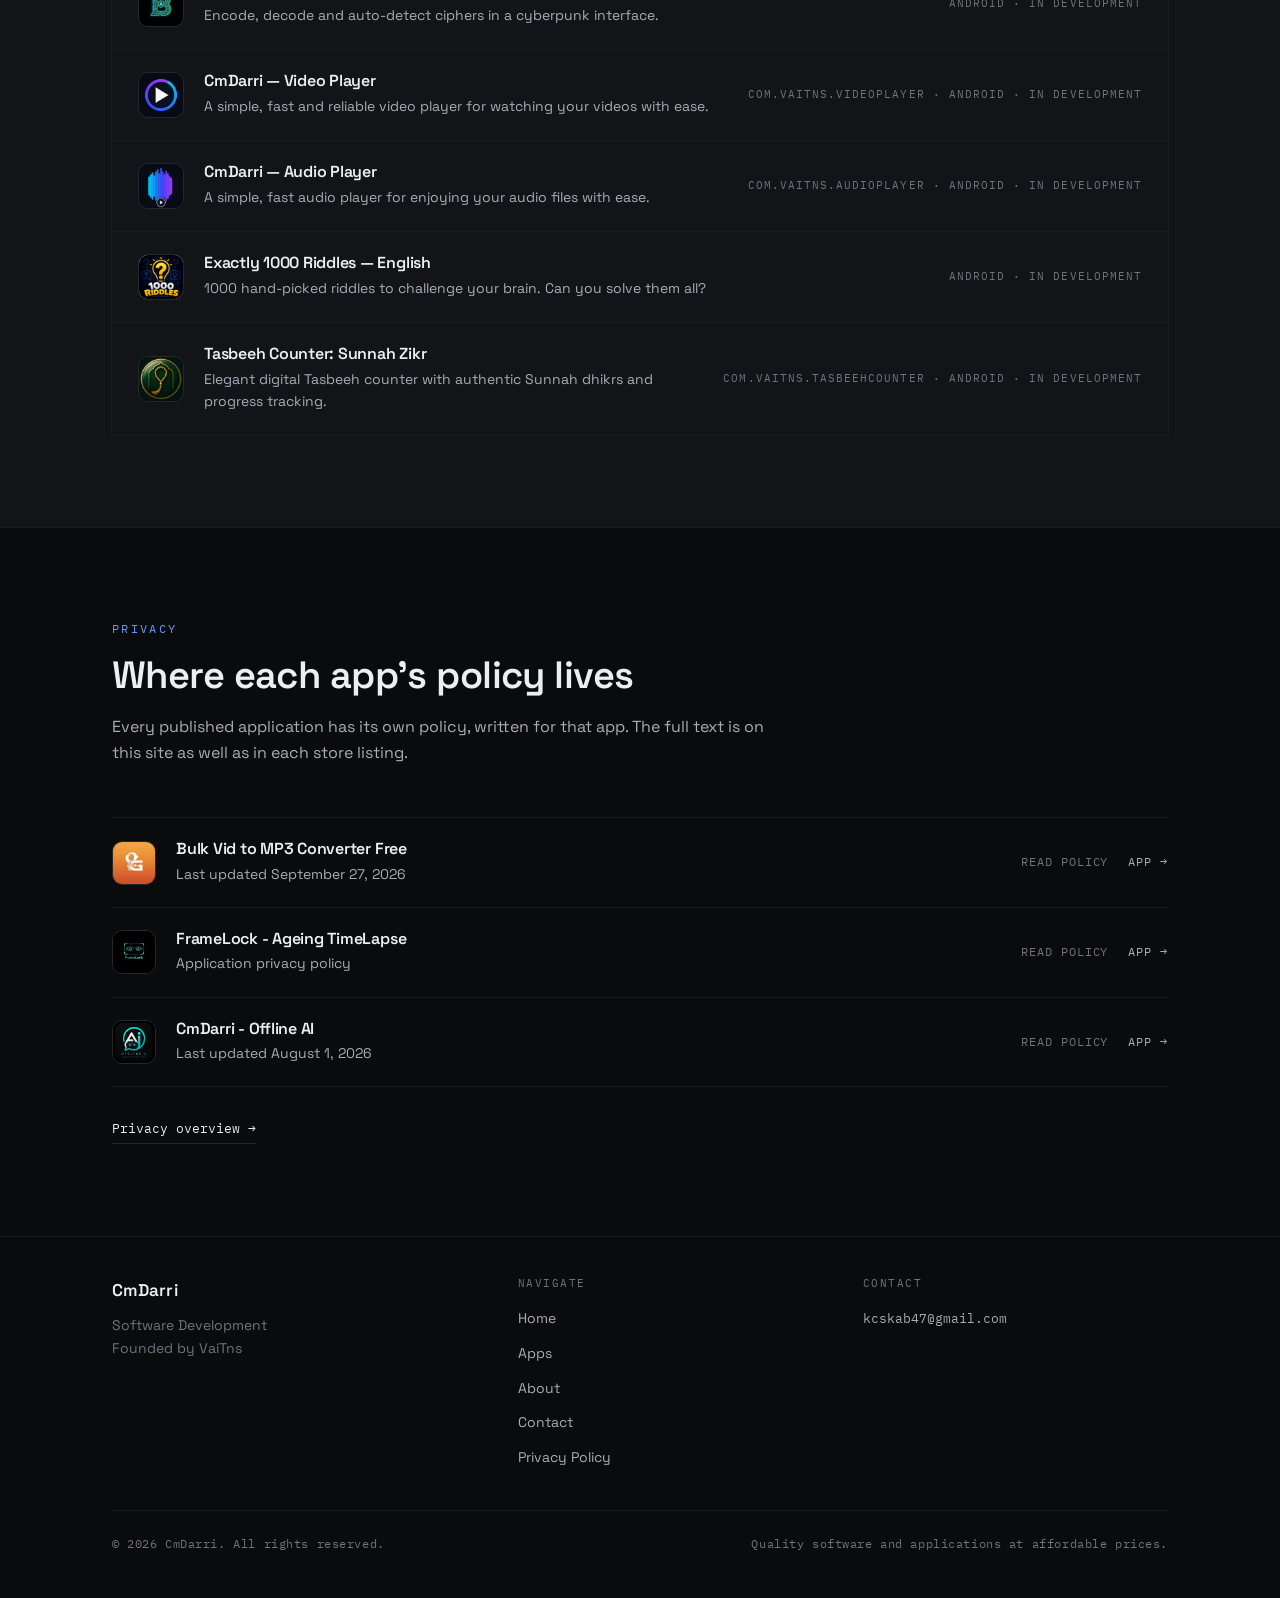
<file: apps.html>
<!DOCTYPE html>
<html lang="en">
<head>
<meta charset="UTF-8">
<meta name="viewport" content="width=device-width, initial-scale=1.0">
<title>Applications | CmDarri</title>
<meta name="description" content="The CmDarri application directory: three published Android applications — Bulk Vid to MP3 Converter Free, FrameLock - Ageing TimeLapse and CmDarri - Offline AI — plus five projects currently in development.">
<meta name="author" content="CmDarri">
<meta name="theme-color" content="#0a0b0d">
<link rel="icon" href="assets/img/favicon.svg" type="image/svg+xml">

<meta property="og:type" content="website">
<meta property="og:site_name" content="CmDarri">
<meta property="og:title" content="Applications | CmDarri">
<meta property="og:description" content="Three published Android applications and five projects in development from CmDarri.">
<meta property="og:image" content="assets/img/og-cover.png">
<meta name="twitter:card" content="summary_large_image">

<link rel="preconnect" href="https://fonts.googleapis.com">
<link rel="preconnect" href="https://fonts.gstatic.com" crossorigin>
<link href="https://fonts.googleapis.com/css2?family=Space+Grotesk:wght@400;500;600;700&family=IBM+Plex+Mono:wght@400;500&display=swap" rel="stylesheet">
<link rel="stylesheet" href="assets/css/style.css">
<script>document.documentElement.className += ' js';</script>

<script type="application/ld+json">
{
  "@context": "https://schema.org",
  "@type": "CollectionPage",
  "name": "Applications | CmDarri",
  "description": "Directory of applications published by CmDarri.",
  "isPartOf": { "@type": "WebSite", "name": "CmDarri" },
  "hasPart": [
    {
      "@type": "SoftwareApplication",
      "name": "Bulk Vid to MP3 Converter Free",
      "applicationCategory": "MultimediaApplication",
      "operatingSystem": "Android",
      "description": "Free bulk video to MP3 converter with fast, offline background audio extraction."
    },
    {
      "@type": "SoftwareApplication",
      "name": "FrameLock - Ageing TimeLapse",
      "applicationCategory": "MultimediaApplication",
      "operatingSystem": "Android",
      "description": "Image stabilisation for photo timelapses, using eye detection, object tracking or manual alignment."
    },
    {
      "@type": "SoftwareApplication",
      "name": "CmDarri - Offline AI",
      "applicationCategory": "UtilitiesApplication",
      "operatingSystem": "Android",
      "description": "Private offline AI assistant. Download a model once, then chat with no internet connection."
    }
  ]
}
</script>
</head>
<body>

<a class="skip-link" href="#main">Skip to content</a>

<header class="site-header">
  <div class="wrap header-row">
    <a href="index.html" class="brand">
      <span class="brand-name">CmDarri</span>
      <span class="brand-sub">Software Development</span>
    </a>
    <nav class="site-nav" aria-label="Primary">
      <a href="index.html">Home</a>
      <a href="apps.html" aria-current="page">Apps</a>
      <a href="about.html">About</a>
      <a href="contact.html">Contact</a>
      <a href="privacy.html">Privacy</a>
    </nav>
    <button class="nav-toggle" type="button" aria-expanded="false" aria-controls="mobileNav" aria-label="Open menu">
      <span></span><span></span><span></span>
    </button>
  </div>
  <nav id="mobileNav" class="mobile-nav" aria-label="Mobile">
    <a href="index.html">Home</a>
    <a href="apps.html" aria-current="page">Apps</a>
    <a href="about.html">About</a>
    <a href="contact.html">Contact</a>
    <a href="privacy.html">Privacy</a>
  </nav>
</header>

<main id="main">

  <section class="page-hero">
    <div class="wrap">
      <p class="eyebrow">Applications</p>
      <h1>The CmDarri app directory</h1>
      <p class="lede">
        Everything CmDarri has built, split into what is available today and what
        is still being worked on. Features listed here are the features the
        applications actually ship.
      </p>
    </div>
  </section>

  <!-- ============ PUBLISHED ============ -->
  <section class="section-rule" id="published">
    <div class="wrap">
      <div class="head-row">
        <div class="section-head">
          <p class="eyebrow">Published Applications</p>
          <h2>Available now</h2>
          <p class="section-sub">
            Three applications are published. Each has a detail page with the
            full feature list, screenshots and a link to its own privacy policy.
          </p>
        </div>
        <p class="count-tag">3 published</p>
      </div>

      <div class="app-grid cols-2" id="publishedGridFull">
        <noscript>
          <div class="app-card">
            <h3>Bulk Vid to MP3 Converter Free</h3>
            <p class="card-short">Free bulk video to MP3 converter. Fast, offline background audio extraction.</p>
            <p><a class="text-link" href="apps/bulk-vid-to-mp3.html">View details &rarr;</a></p>
          </div>
          <div class="app-card">
            <h3>FrameLock - Ageing TimeLapse</h3>
            <p class="card-short">Image stabilisation for timelapses, using eye detection, object tracking or manual alignment.</p>
            <p><a class="text-link" href="apps/framelock.html">View details &rarr;</a></p>
          </div>
          <div class="app-card">
            <h3>CmDarri - Offline AI</h3>
            <p class="card-short">Private offline AI. Chat without internet after downloading a model.</p>
            <p><a class="text-link" href="apps/offline-ai.html">View details &rarr;</a></p>
          </div>
        </noscript>
      </div>
    </div>
  </section>

  <!-- ============ IN DEVELOPMENT ============ -->
  <section class="section-rule section-alt" id="development">
    <div class="wrap">
      <div class="head-row">
        <div class="section-head">
          <p class="eyebrow">In Development</p>
          <h2>Not yet released</h2>
          <p class="section-sub">
            These five projects are under development. They have no store listing,
            no download and no release date, and are listed here only so the
            state of the catalogue is clear.
          </p>
        </div>
        <p class="count-tag">5 in development</p>
      </div>

      <ul class="dev-list" id="devList">
        <noscript>
          <li class="dev-item"><div class="dev-body">
            <h3>Bohcipher</h3><p>Encode, decode and auto-detect ciphers in a cyberpunk interface.</p>
          </div></li>
          <li class="dev-item"><div class="dev-body">
            <h3>CmDarri &mdash; Video Player</h3><p>A simple, fast and reliable video player for watching your videos with ease.</p>
          </div></li>
          <li class="dev-item"><div class="dev-body">
            <h3>CmDarri &mdash; Audio Player</h3><p>A simple, fast audio player for enjoying your audio files with ease.</p>
          </div></li>
          <li class="dev-item"><div class="dev-body">
            <h3>Exactly 1000 Riddles &mdash; English</h3><p>1000 hand-picked riddles to challenge your brain.</p>
          </div></li>
          <li class="dev-item"><div class="dev-body">
            <h3>Tasbeeh Counter: Sunnah Zikr</h3><p>Elegant digital Tasbeeh counter with authentic Sunnah dhikrs and progress tracking.</p>
          </div></li>
        </noscript>
      </ul>
    </div>
  </section>

  <!-- ============ PRIVACY AT A GLANCE ============ -->
  <section class="section-rule">
    <div class="wrap">
      <div class="section-head">
        <p class="eyebrow">Privacy</p>
        <h2>Where each app&rsquo;s policy lives</h2>
        <p class="section-sub">
          Every published application has its own policy, written for that app.
          The full text is on this site as well as in each store listing.
        </p>
      </div>
      <ul class="index-list" id="policyList">
        <noscript>
          <li class="index-row"><div class="index-inner">
            <div class="index-body"><h3>Bulk Vid to MP3 Converter Free</h3></div>
            <div class="index-links"><a href="privacy/bulk-vid-to-mp3.html">Read policy</a></div>
          </div></li>
          <li class="index-row"><div class="index-inner">
            <div class="index-body"><h3>FrameLock - Ageing TimeLapse</h3></div>
            <div class="index-links"><a href="privacy/framelock.html">Read policy</a></div>
          </div></li>
          <li class="index-row"><div class="index-inner">
            <div class="index-body"><h3>CmDarri - Offline AI</h3></div>
            <div class="index-links"><a href="privacy/offline-ai.html">Read policy</a></div>
          </div></li>
        </noscript>
      </ul>
      <p style="margin-top:28px">
        <a class="text-link" href="privacy.html">Privacy overview &rarr;</a>
      </p>
    </div>
  </section>

</main>

<footer class="site-footer">
  <div class="wrap">
    <div class="footer-grid">
      <div class="footer-brand">
        <span class="brand-name">CmDarri</span>
        <p>Software Development<br>Founded by VaiTns</p>
      </div>
      <div class="footer-col">
        <h2>Navigate</h2>
        <ul>
          <li><a href="index.html">Home</a></li>
          <li><a href="apps.html">Apps</a></li>
          <li><a href="about.html">About</a></li>
          <li><a href="contact.html">Contact</a></li>
          <li><a href="privacy.html">Privacy Policy</a></li>
        </ul>
      </div>
      <div class="footer-col">
        <h2>Contact</h2>
        <ul>
          <li><a class="mono" href="mailto:kcskab47@gmail.com">kcskab47@gmail.com</a></li>
        </ul>
      </div>
    </div>
    <div class="footer-row">
      <p>&copy; <span data-year>2026</span> CmDarri. All rights reserved.</p>
      <p>Quality software and applications at affordable prices.</p>
    </div>
  </div>
</footer>

<script src="data/config.js"></script>
<script src="data/apps.js"></script>
<script src="assets/js/main.js"></script>
</body>
</html>
</file>
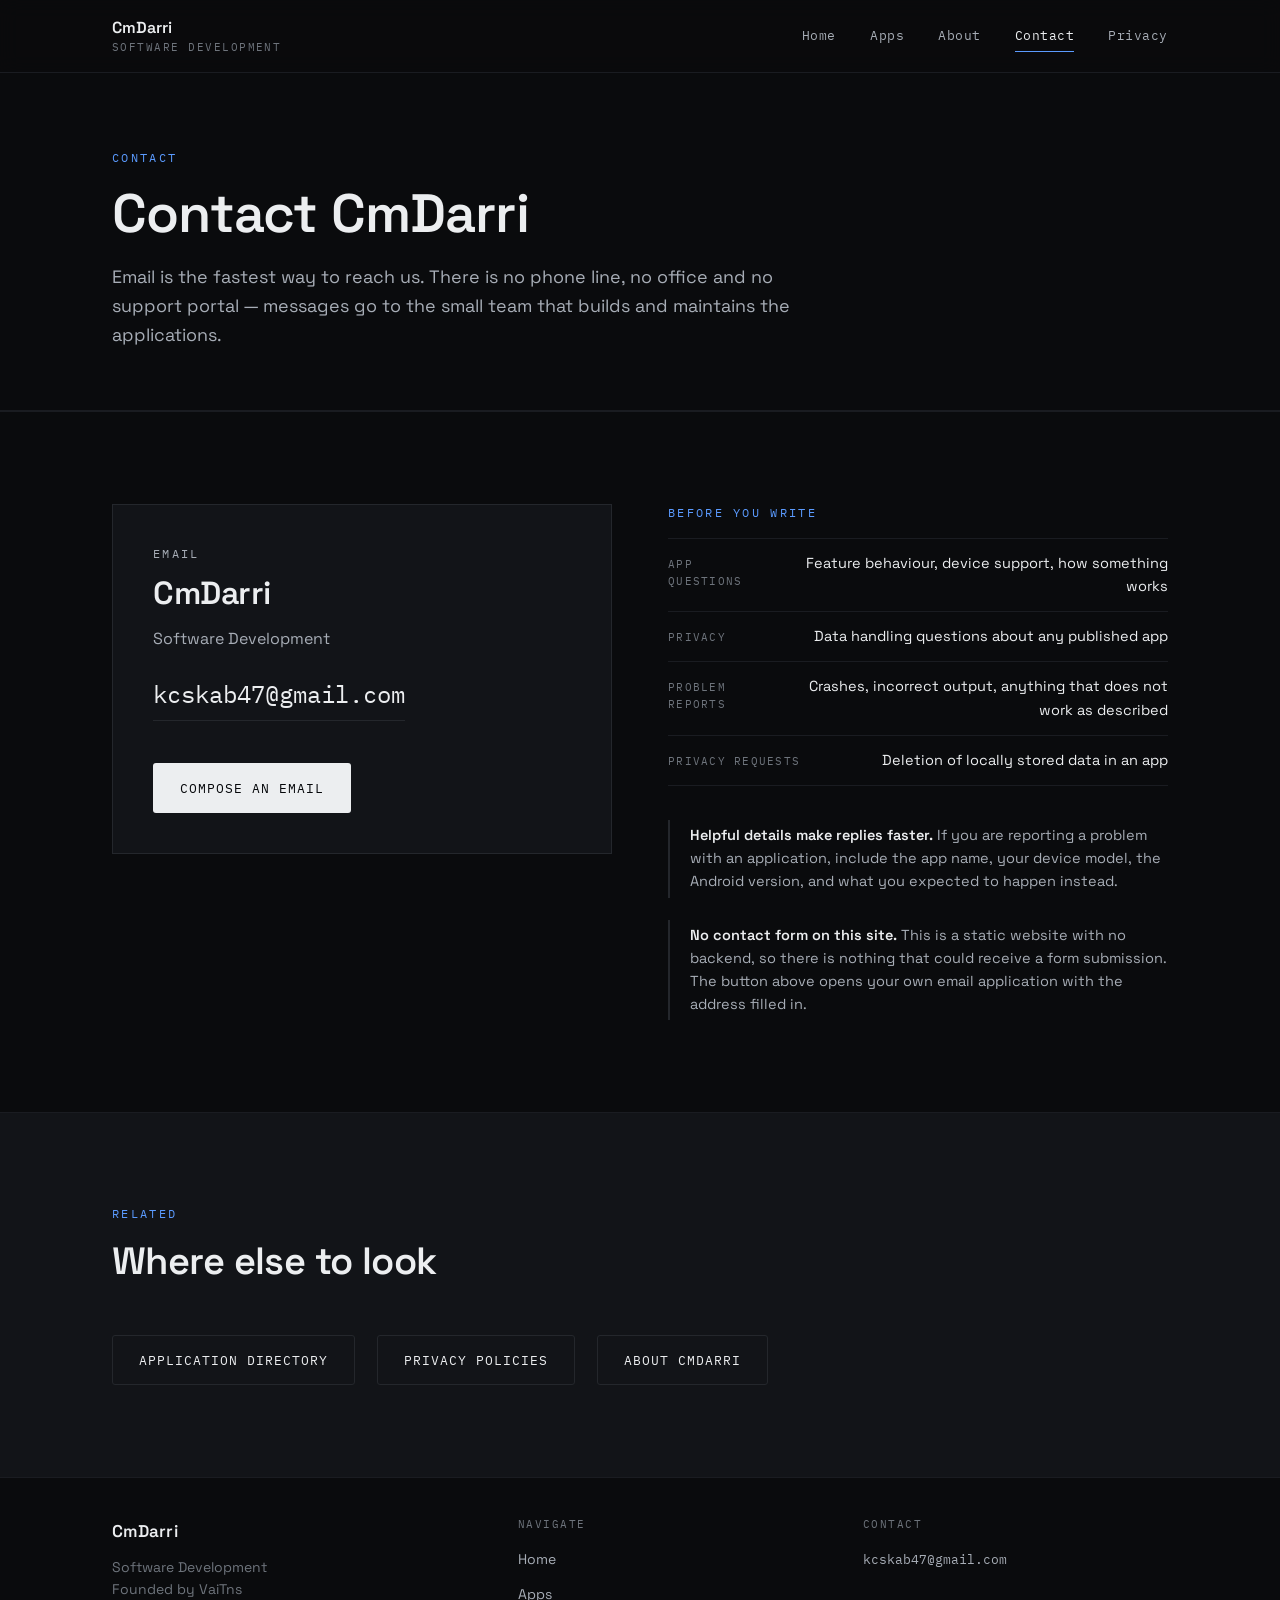
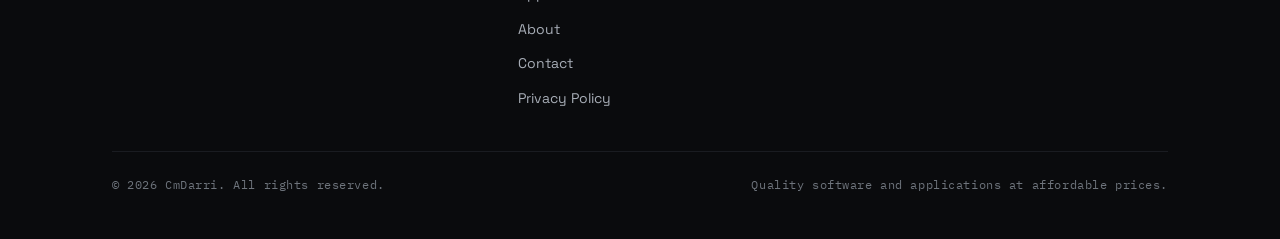
<file: contact.html>
<!DOCTYPE html>
<html lang="en">
<head>
<meta charset="UTF-8">
<meta name="viewport" content="width=device-width, initial-scale=1.0">
<title>Contact | CmDarri</title>
<meta name="description" content="Contact CmDarri by email at kcskab47@gmail.com. Questions about a published application, a privacy policy, or a problem report are answered by the small team that built the software.">
<meta name="author" content="CmDarri">
<meta name="theme-color" content="#0a0b0d">
<link rel="icon" href="assets/img/favicon.svg" type="image/svg+xml">

<meta property="og:type" content="website">
<meta property="og:site_name" content="CmDarri">
<meta property="og:title" content="Contact | CmDarri">
<meta property="og:description" content="Email is the fastest way to reach CmDarri.">
<meta property="og:image" content="assets/img/og-cover.png">
<meta name="twitter:card" content="summary_large_image">

<link rel="preconnect" href="https://fonts.googleapis.com">
<link rel="preconnect" href="https://fonts.gstatic.com" crossorigin>
<link href="https://fonts.googleapis.com/css2?family=Space+Grotesk:wght@400;500;600;700&family=IBM+Plex+Mono:wght@400;500&display=swap" rel="stylesheet">
<link rel="stylesheet" href="assets/css/style.css">
<script>document.documentElement.className += ' js';</script>
</head>
<body>

<a class="skip-link" href="#main">Skip to content</a>

<header class="site-header">
  <div class="wrap header-row">
    <a href="index.html" class="brand">
      <span class="brand-name">CmDarri</span>
      <span class="brand-sub">Software Development</span>
    </a>
    <nav class="site-nav" aria-label="Primary">
      <a href="index.html">Home</a>
      <a href="apps.html">Apps</a>
      <a href="about.html">About</a>
      <a href="contact.html" aria-current="page">Contact</a>
      <a href="privacy.html">Privacy</a>
    </nav>
    <button class="nav-toggle" type="button" aria-expanded="false" aria-controls="mobileNav" aria-label="Open menu">
      <span></span><span></span><span></span>
    </button>
  </div>
  <nav id="mobileNav" class="mobile-nav" aria-label="Mobile">
    <a href="index.html">Home</a>
    <a href="apps.html">Apps</a>
    <a href="about.html">About</a>
    <a href="contact.html" aria-current="page">Contact</a>
    <a href="privacy.html">Privacy</a>
  </nav>
</header>

<main id="main">

  <section class="page-hero">
    <div class="wrap">
      <p class="eyebrow">Contact</p>
      <h1>Contact CmDarri</h1>
      <p class="lede">
        Email is the fastest way to reach us. There is no phone line, no office
        and no support portal &mdash; messages go to the small team that builds
        and maintains the applications.
      </p>
    </div>
  </section>

  <section class="section-rule">
    <div class="wrap">
      <div class="split">
        <div>
          <div class="contact-panel">
            <p class="eyebrow">Email</p>
            <h2>CmDarri</h2>
            <p>Software Development</p>
            <p>
              <a class="contact-email" href="mailto:kcskab47@gmail.com">kcskab47@gmail.com</a>
            </p>
            <div class="btn-row">
              <a class="btn btn-primary" href="mailto:kcskab47@gmail.com">Compose an email</a>
            </div>
          </div>
        </div>

        <div>
          <p class="eyebrow">Before you write</p>
          <ul class="fact-list">
            <li><span class="k">App questions</span><span class="v">Feature behaviour, device support, how something works</span></li>
            <li><span class="k">Privacy</span><span class="v">Data handling questions about any published app</span></li>
            <li><span class="k">Problem reports</span><span class="v">Crashes, incorrect output, anything that does not work as described</span></li>
            <li><span class="k">Privacy requests</span><span class="v">Deletion of locally stored data in an app</span></li>
          </ul>

          <div class="note-block" style="margin-top:34px">
            <p>
              <strong>Helpful details make replies faster.</strong> If you are
              reporting a problem with an application, include the app name, your
              device model, the Android version, and what you expected to happen
              instead.
            </p>
          </div>

          <div class="note-block" style="margin-top:22px">
            <p>
              <strong>No contact form on this site.</strong> This is a static
              website with no backend, so there is nothing that could receive a
              form submission. The button above opens your own email application
              with the address filled in.
            </p>
          </div>
        </div>
      </div>
    </div>
  </section>

  <section class="section-rule section-alt">
    <div class="wrap">
      <div class="section-head">
        <p class="eyebrow">Related</p>
        <h2>Where else to look</h2>
      </div>
      <div class="link-row">
        <a class="btn btn-ghost" href="apps.html">Application directory</a>
        <a class="btn btn-ghost" href="privacy.html">Privacy policies</a>
        <a class="btn btn-ghost" href="about.html">About CmDarri</a>
      </div>
    </div>
  </section>

</main>

<footer class="site-footer">
  <div class="wrap">
    <div class="footer-grid">
      <div class="footer-brand">
        <span class="brand-name">CmDarri</span>
        <p>Software Development<br>Founded by VaiTns</p>
      </div>
      <div class="footer-col">
        <h2>Navigate</h2>
        <ul>
          <li><a href="index.html">Home</a></li>
          <li><a href="apps.html">Apps</a></li>
          <li><a href="about.html">About</a></li>
          <li><a href="contact.html">Contact</a></li>
          <li><a href="privacy.html">Privacy Policy</a></li>
        </ul>
      </div>
      <div class="footer-col">
        <h2>Contact</h2>
        <ul>
          <li><a class="mono" href="mailto:kcskab47@gmail.com">kcskab47@gmail.com</a></li>
        </ul>
      </div>
    </div>
    <div class="footer-row">
      <p>&copy; <span data-year>2026</span> CmDarri. All rights reserved.</p>
      <p>Quality software and applications at affordable prices.</p>
    </div>
  </div>
</footer>

<script src="data/config.js"></script>
<script src="data/apps.js"></script>
<script src="assets/js/main.js"></script>
</body>
</html>
</file>
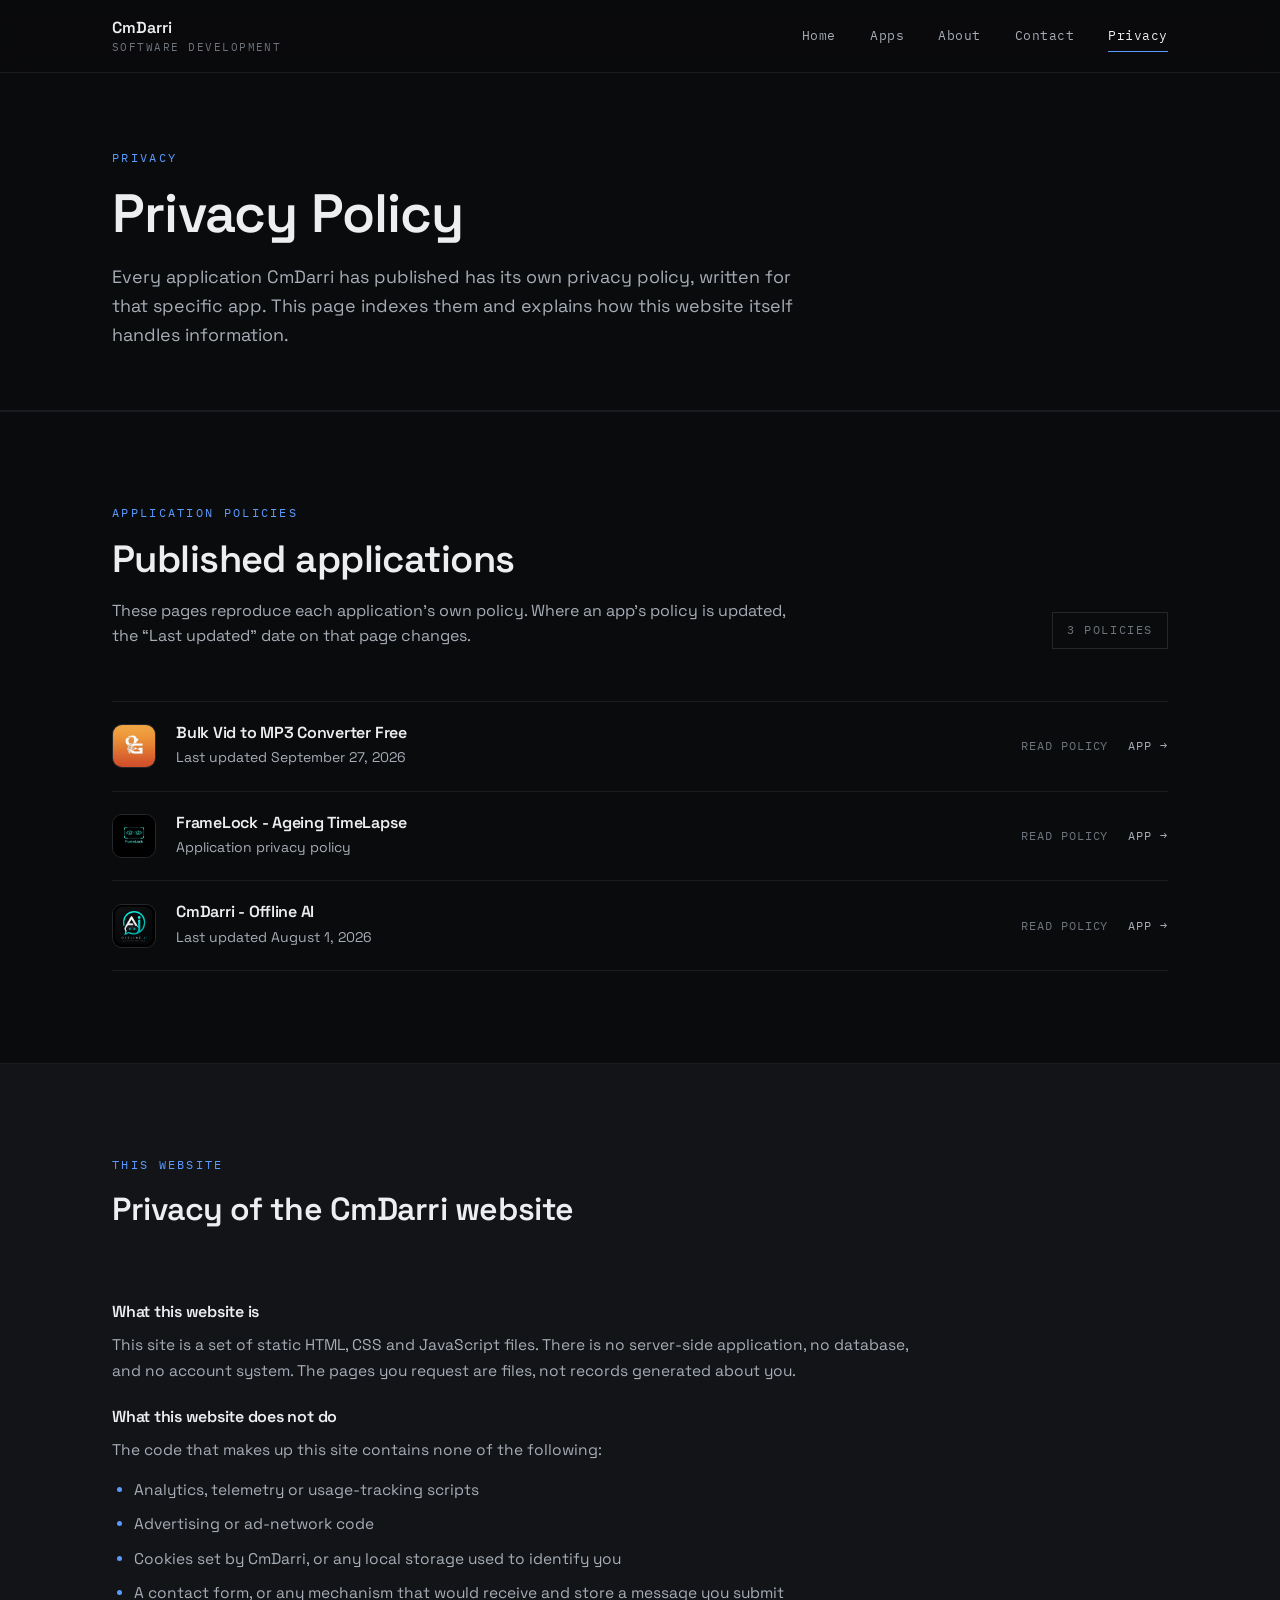
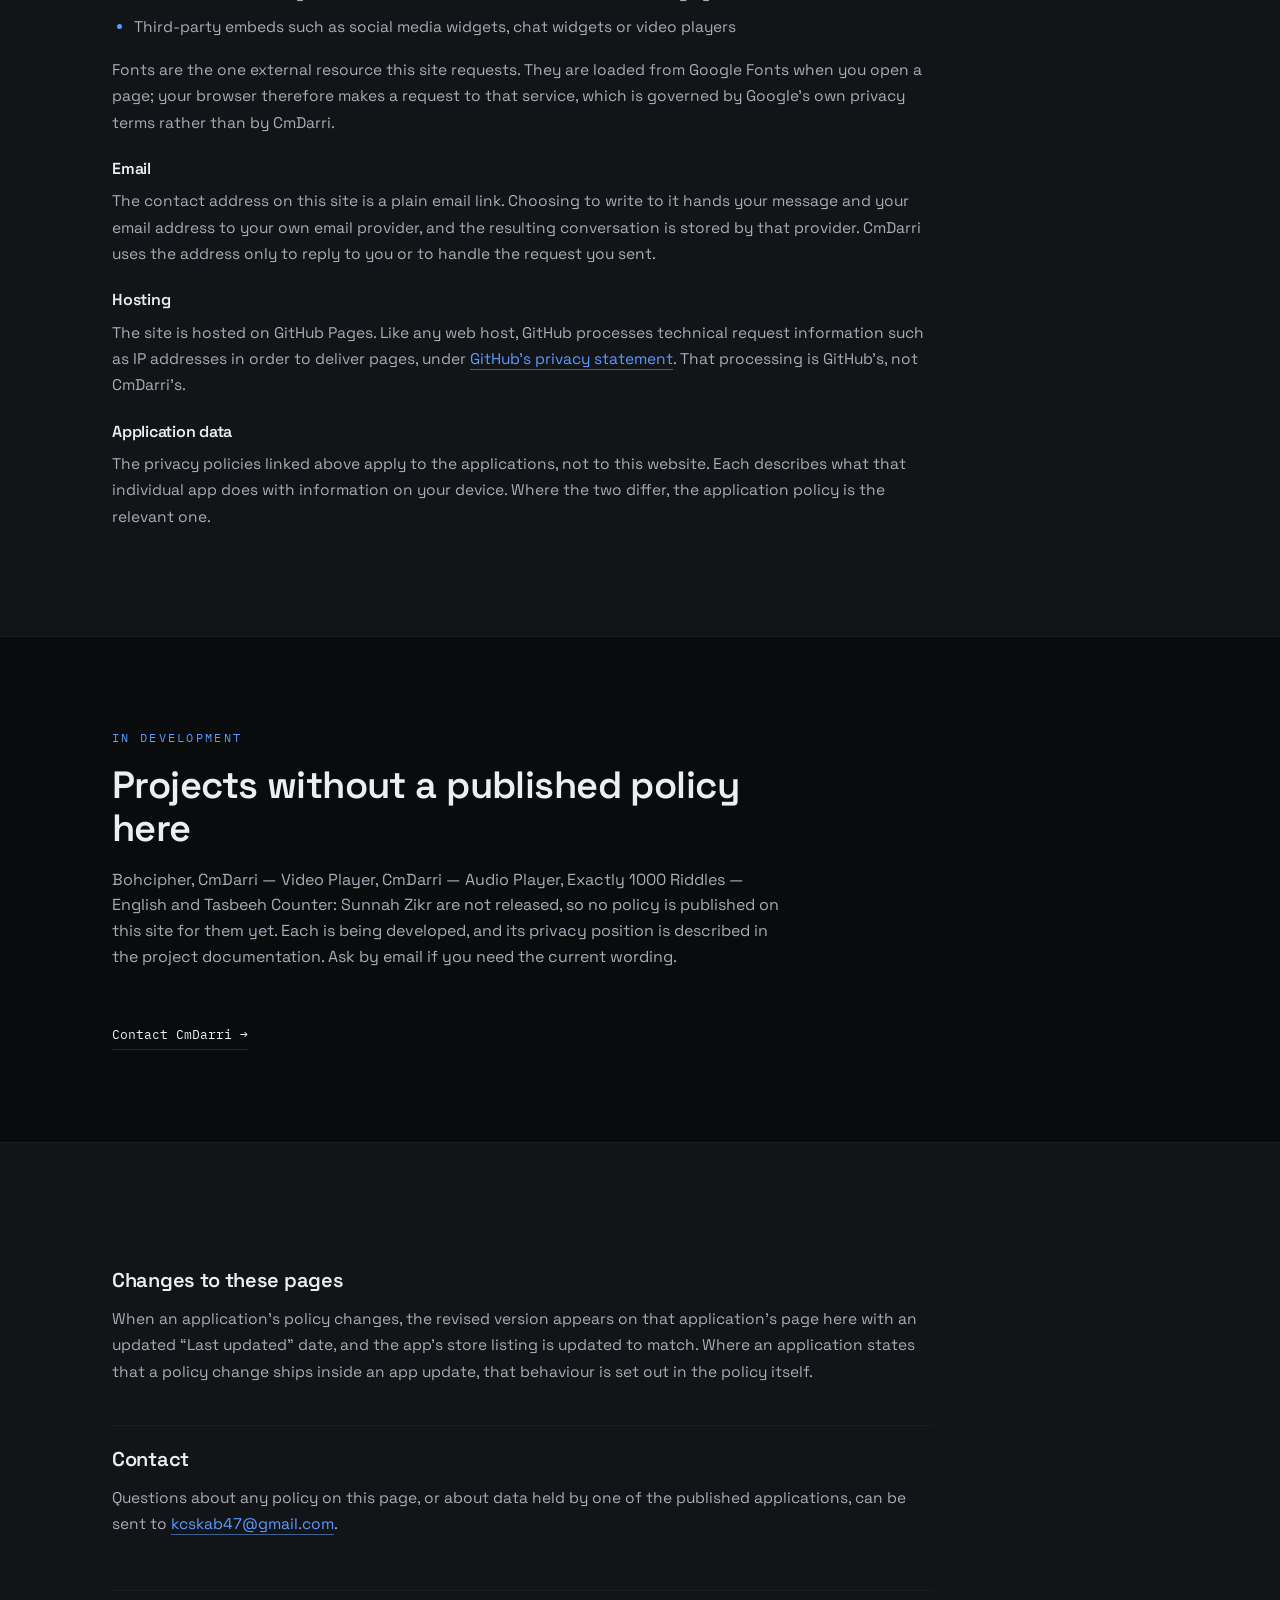
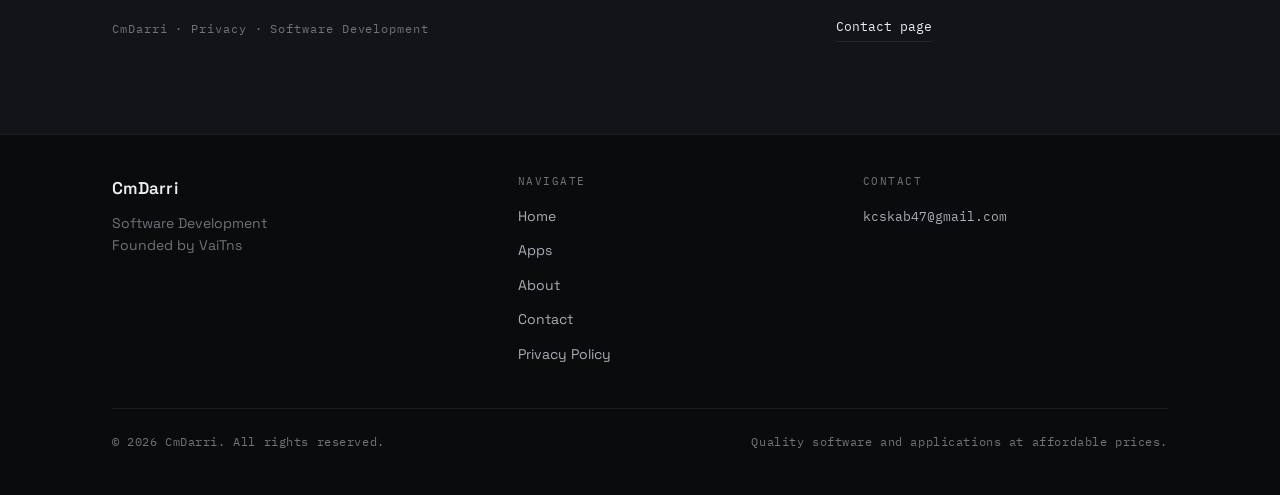
<file: privacy.html>
<!DOCTYPE html>
<html lang="en">
<head>
<meta charset="UTF-8">
<meta name="viewport" content="width=device-width, initial-scale=1.0">
<title>Privacy Policy | CmDarri</title>
<meta name="description" content="Privacy policies for the applications published by CmDarri — Bulk Vid to MP3 Converter Free, FrameLock - Ageing TimeLapse and CmDarri - Offline AI — plus the privacy position of this website.">
<meta name="author" content="CmDarri">
<meta name="theme-color" content="#0a0b0d">
<link rel="icon" href="assets/img/favicon.svg" type="image/svg+xml">

<meta property="og:type" content="website">
<meta property="og:site_name" content="CmDarri">
<meta property="og:title" content="Privacy Policy | CmDarri">
<meta property="og:description" content="Per-application privacy policies for every app CmDarri has published.">
<meta property="og:image" content="assets/img/og-cover.png">
<meta name="twitter:card" content="summary_large_image">

<link rel="preconnect" href="https://fonts.googleapis.com">
<link rel="preconnect" href="https://fonts.gstatic.com" crossorigin>
<link href="https://fonts.googleapis.com/css2?family=Space+Grotesk:wght@400;500;600;700&family=IBM+Plex+Mono:wght@400;500&display=swap" rel="stylesheet">
<link rel="stylesheet" href="assets/css/style.css">
<script>document.documentElement.className += ' js';</script>
</head>
<body>

<a class="skip-link" href="#main">Skip to content</a>

<header class="site-header">
  <div class="wrap header-row">
    <a href="index.html" class="brand">
      <span class="brand-name">CmDarri</span>
      <span class="brand-sub">Software Development</span>
    </a>
    <nav class="site-nav" aria-label="Primary">
      <a href="index.html">Home</a>
      <a href="apps.html">Apps</a>
      <a href="about.html">About</a>
      <a href="contact.html">Contact</a>
      <a href="privacy.html" aria-current="page">Privacy</a>
    </nav>
    <button class="nav-toggle" type="button" aria-expanded="false" aria-controls="mobileNav" aria-label="Open menu">
      <span></span><span></span><span></span>
    </button>
  </div>
  <nav id="mobileNav" class="mobile-nav" aria-label="Mobile">
    <a href="index.html">Home</a>
    <a href="apps.html">Apps</a>
    <a href="about.html">About</a>
    <a href="contact.html">Contact</a>
    <a href="privacy.html" aria-current="page">Privacy</a>
  </nav>
</header>

<main id="main">

  <section class="page-hero">
    <div class="wrap">
      <p class="eyebrow">Privacy</p>
      <h1>Privacy Policy</h1>
      <p class="lede">
        Every application CmDarri has published has its own privacy policy,
        written for that specific app. This page indexes them and explains how
        this website itself handles information.
      </p>
    </div>
  </section>

  <!-- ============ APP POLICIES ============ -->
  <section class="section-rule">
    <div class="wrap">
      <div class="head-row">
        <div class="section-head">
          <p class="eyebrow">Application Policies</p>
          <h2>Published applications</h2>
          <p class="section-sub">
            These pages reproduce each application&rsquo;s own policy. Where an
            app&rsquo;s policy is updated, the &ldquo;Last updated&rdquo; date on
            that page changes.
          </p>
        </div>
        <p class="count-tag">3 policies</p>
      </div>

      <ul class="index-list" id="policyList">
        <noscript>
          <li class="index-row"><div class="index-inner">
            <div class="index-body">
              <h3>Bulk Vid to MP3 Converter Free</h3>
              <p>Last updated September 27, 2026</p>
            </div>
            <div class="index-links"><a href="privacy/bulk-vid-to-mp3.html">Read policy</a></div>
          </div></li>
          <li class="index-row"><div class="index-inner">
            <div class="index-body">
              <h3>FrameLock - Ageing TimeLapse</h3>
              <p>Privacy Policy for FrameLock</p>
            </div>
            <div class="index-links"><a href="privacy/framelock.html">Read policy</a></div>
          </div></li>
          <li class="index-row"><div class="index-inner">
            <div class="index-body">
              <h3>CmDarri - Offline AI</h3>
              <p>Last updated August 1, 2026</p>
            </div>
            <div class="index-links"><a href="privacy/offline-ai.html">Read policy</a></div>
          </div></li>
        </noscript>
      </ul>
    </div>
  </section>

  <!-- ============ WEBSITE ============ -->
  <section class="section-rule section-alt" id="this-website">
    <div class="wrap">
      <div class="policy">
        <p class="eyebrow">This website</p>
        <h2 style="font-size:clamp(24px,3vw,32px);margin-bottom:18px">
          Privacy of the CmDarri website
        </h2>

        <div class="policy-body">
          <h3>What this website is</h3>
          <p>
            This site is a set of static HTML, CSS and JavaScript files. There is
            no server-side application, no database, and no account system. The
            pages you request are files, not records generated about you.
          </p>

          <h3>What this website does not do</h3>
          <p>The code that makes up this site contains none of the following:</p>
          <ul>
            <li>Analytics, telemetry or usage-tracking scripts</li>
            <li>Advertising or ad-network code</li>
            <li>Cookies set by CmDarri, or any local storage used to identify you</li>
            <li>A contact form, or any mechanism that would receive and store a message you submit</li>
            <li>Third-party embeds such as social media widgets, chat widgets or video players</li>
          </ul>
          <p>
            Fonts are the one external resource this site requests. They are
            loaded from Google Fonts when you open a page; your browser therefore
            makes a request to that service, which is governed by Google&rsquo;s
            own privacy terms rather than by CmDarri.
          </p>

          <h3>Email</h3>
          <p>
            The contact address on this site is a plain email link. Choosing to
            write to it hands your message and your email address to your own
            email provider, and the resulting conversation is stored by that
            provider. CmDarri uses the address only to reply to you or to handle
            the request you sent.
          </p>

          <h3>Hosting</h3>
          <p>
            The site is hosted on GitHub Pages. Like any web host, GitHub
            processes technical request information such as IP addresses in order
            to deliver pages, under
            <a href="https://docs.github.com/en/site-policy/privacy-policies/github-general-privacy-statement" target="_blank" rel="noopener">GitHub&rsquo;s privacy statement</a>.
            That processing is GitHub&rsquo;s, not CmDarri&rsquo;s.
          </p>

          <h3>Application data</h3>
          <p>
            The privacy policies linked above apply to the applications, not to
            this website. Each describes what that individual app does with
            information on your device. Where the two differ, the application
            policy is the relevant one.
          </p>
        </div>
      </div>
    </div>
  </section>

  <!-- ============ IN DEVELOPMENT ============ -->
  <section class="section-rule">
    <div class="wrap">
      <div class="section-head">
        <p class="eyebrow">In Development</p>
        <h2>Projects without a published policy here</h2>
        <p class="section-sub">
          Bohcipher, CmDarri &mdash; Video Player, CmDarri &mdash; Audio Player,
          Exactly 1000 Riddles &mdash; English and Tasbeeh Counter: Sunnah Zikr
          are not released, so no policy is published on this site for them yet.
          Each is being developed, and its privacy position is described in the
          project documentation. Ask by email if you need the current wording.
        </p>
      </div>
      <p>
        <a class="text-link" href="contact.html">Contact CmDarri &rarr;</a>
      </p>
    </div>
  </section>

  <!-- ============ CHANGES ============ -->
  <section class="section-rule section-alt">
    <div class="wrap">
      <div class="policy">
        <div class="policy-body">
          <h2>Changes to these pages</h2>
          <p>
            When an application&rsquo;s policy changes, the revised version
            appears on that application&rsquo;s page here with an updated
            &ldquo;Last updated&rdquo; date, and the app&rsquo;s store listing is
            updated to match. Where an application states that a policy change
            ships inside an app update, that behaviour is set out in the policy
            itself.
          </p>
          <h2>Contact</h2>
          <p>
            Questions about any policy on this page, or about data held by one of
            the published applications, can be sent to
            <a href="mailto:kcskab47@gmail.com">kcskab47@gmail.com</a>.
          </p>
        </div>
        <div class="policy-foot">
          <p>CmDarri &middot; Privacy &middot; Software Development</p>
          <a class="text-link" href="contact.html">Contact page</a>
        </div>
      </div>
    </div>
  </section>

</main>

<footer class="site-footer">
  <div class="wrap">
    <div class="footer-grid">
      <div class="footer-brand">
        <span class="brand-name">CmDarri</span>
        <p>Software Development<br>Founded by VaiTns</p>
      </div>
      <div class="footer-col">
        <h2>Navigate</h2>
        <ul>
          <li><a href="index.html">Home</a></li>
          <li><a href="apps.html">Apps</a></li>
          <li><a href="about.html">About</a></li>
          <li><a href="contact.html">Contact</a></li>
          <li><a href="privacy.html">Privacy Policy</a></li>
        </ul>
      </div>
      <div class="footer-col">
        <h2>Contact</h2>
        <ul>
          <li><a class="mono" href="mailto:kcskab47@gmail.com">kcskab47@gmail.com</a></li>
        </ul>
      </div>
    </div>
    <div class="footer-row">
      <p>&copy; <span data-year>2026</span> CmDarri. All rights reserved.</p>
      <p>Quality software and applications at affordable prices.</p>
    </div>
  </div>
</footer>

<script src="data/config.js"></script>
<script src="data/apps.js"></script>
<script src="assets/js/main.js"></script>
</body>
</html>
</file>
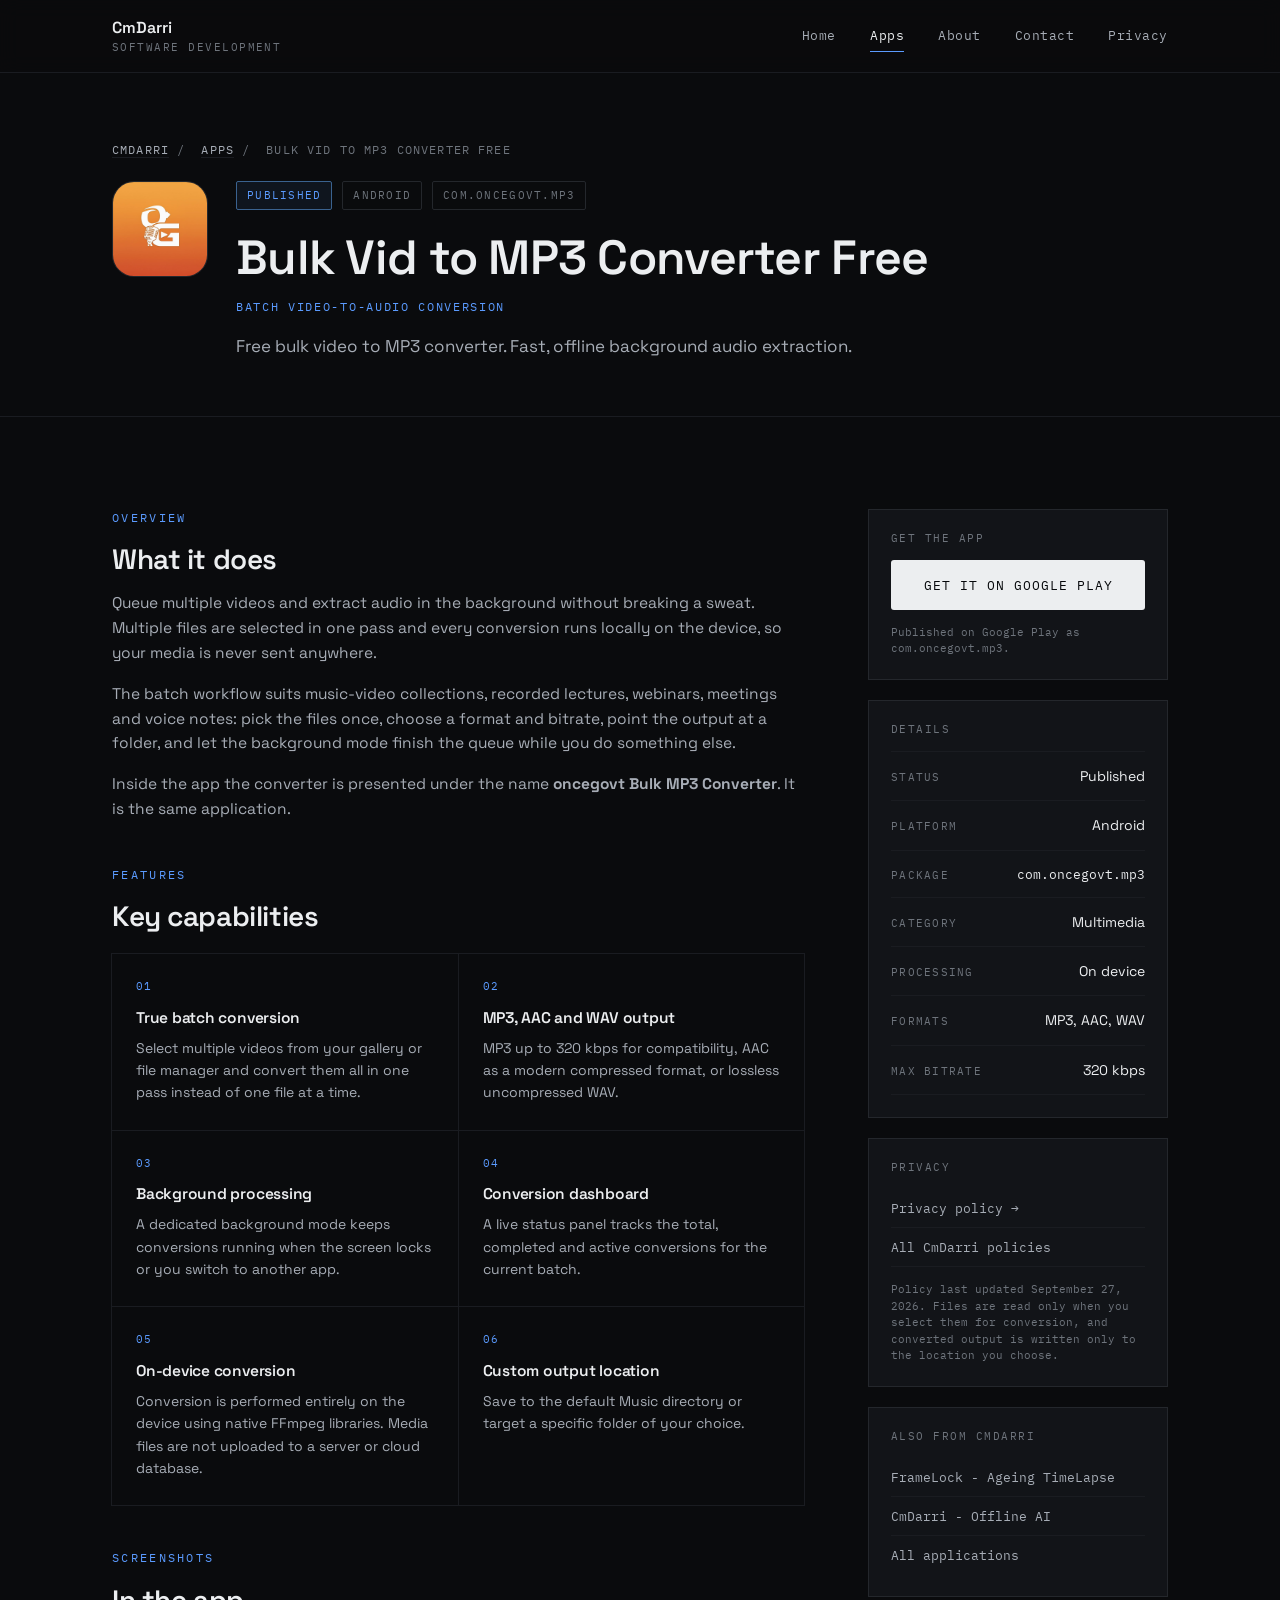
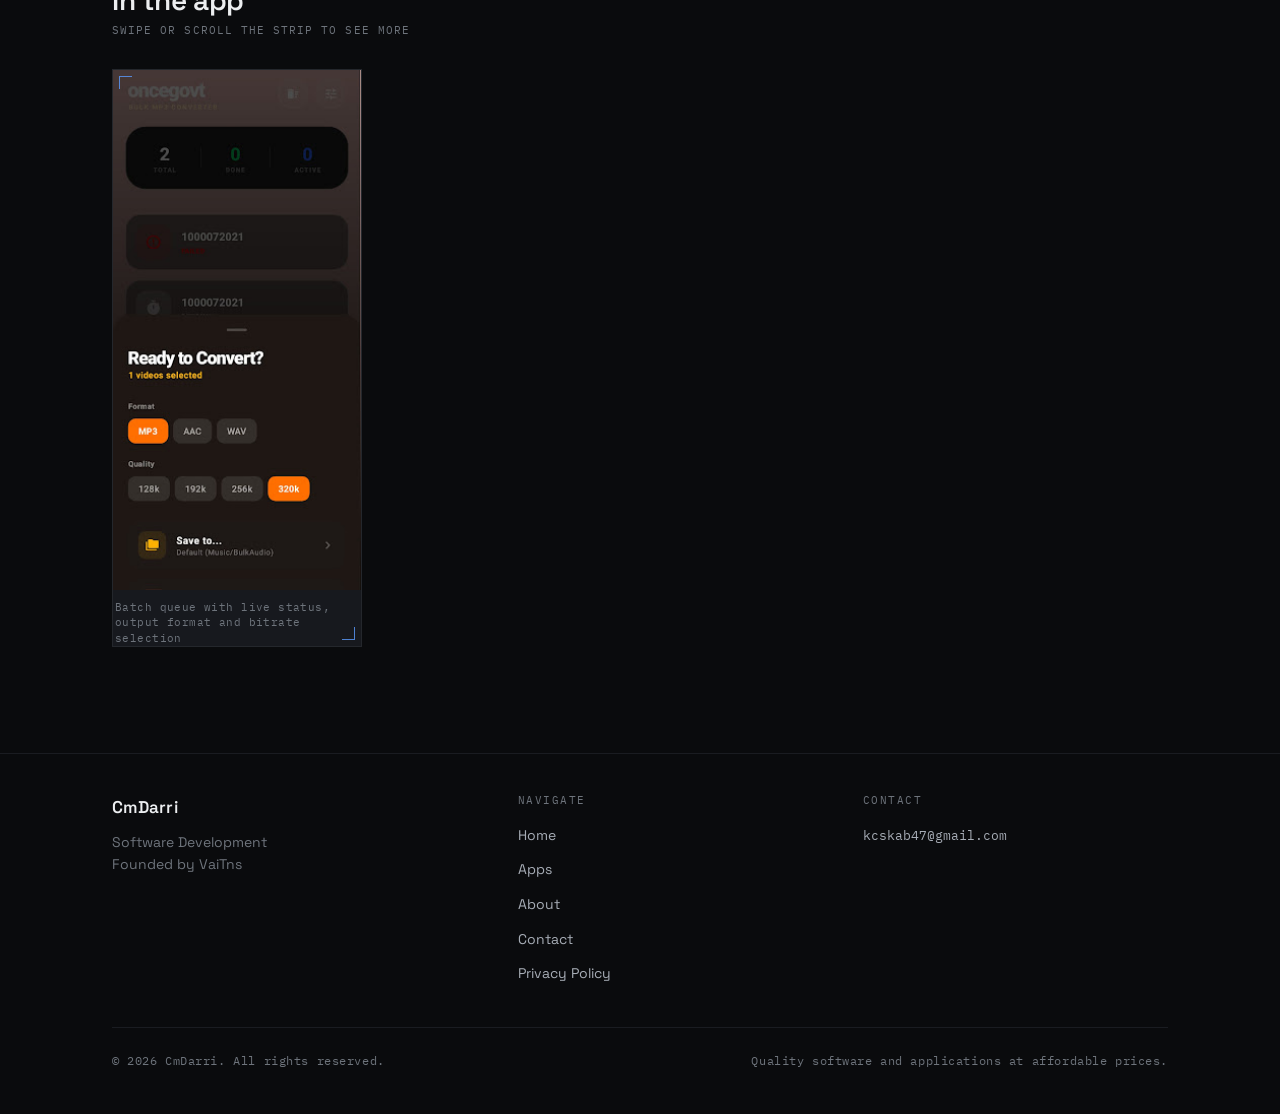
<file: apps/bulk-vid-to-mp3.html>
<!DOCTYPE html>
<html lang="en">
<head>
<meta charset="UTF-8">
<meta name="viewport" content="width=device-width, initial-scale=1.0">
<title>Bulk Vid to MP3 Converter Free | CmDarri</title>
<meta name="description" content="Bulk Vid to MP3 Converter Free is an Android app for batch video-to-audio extraction. Convert multiple videos at once to MP3, AAC or WAV with background processing, entirely on the device.">
<meta name="author" content="CmDarri">
<meta name="theme-color" content="#0a0b0d">
<link rel="icon" href="../assets/img/favicon.svg" type="image/svg+xml">

<meta property="og:type" content="website">
<meta property="og:site_name" content="CmDarri">
<meta property="og:title" content="Bulk Vid to MP3 Converter Free | CmDarri">
<meta property="og:description" content="Free bulk video to MP3 converter. Fast, offline background audio extraction.">
<meta property="og:image" content="../assets/img/apps/bulk-vid-to-mp3/icon.png">
<meta name="twitter:card" content="summary_large_image">

<link rel="preconnect" href="https://fonts.googleapis.com">
<link rel="preconnect" href="https://fonts.gstatic.com" crossorigin>
<link href="https://fonts.googleapis.com/css2?family=Space+Grotesk:wght@400;500;600;700&family=IBM+Plex+Mono:wght@400;500&display=swap" rel="stylesheet">
<link rel="stylesheet" href="../assets/css/style.css">
<script>document.documentElement.className += ' js'; window.CMDARRI_BASE = '../';</script>

<script type="application/ld+json">
{
  "@context": "https://schema.org",
  "@type": "SoftwareApplication",
  "name": "Bulk Vid to MP3 Converter Free",
  "applicationCategory": "MultimediaApplication",
  "operatingSystem": "Android",
  "description": "Free bulk video to MP3 converter. Fast, offline background audio extraction.",
  "publisher": { "@type": "Organization", "name": "CmDarri" }
}
</script>
</head>
<body>

<a class="skip-link" href="#main">Skip to content</a>

<header class="site-header">
  <div class="wrap header-row">
    <a href="../index.html" class="brand">
      <span class="brand-name">CmDarri</span>
      <span class="brand-sub">Software Development</span>
    </a>
    <nav class="site-nav" aria-label="Primary">
      <a href="../index.html">Home</a>
      <a href="../apps.html" aria-current="page">Apps</a>
      <a href="../about.html">About</a>
      <a href="../contact.html">Contact</a>
      <a href="../privacy.html">Privacy</a>
    </nav>
    <button class="nav-toggle" type="button" aria-expanded="false" aria-controls="mobileNav" aria-label="Open menu">
      <span></span><span></span><span></span>
    </button>
  </div>
  <nav id="mobileNav" class="mobile-nav" aria-label="Mobile">
    <a href="../index.html">Home</a>
    <a href="../apps.html" aria-current="page">Apps</a>
    <a href="../about.html">About</a>
    <a href="../contact.html">Contact</a>
    <a href="../privacy.html">Privacy</a>
  </nav>
</header>

<main id="main">

  <section class="detail-hero">
    <div class="wrap">
      <p class="crumbs">
        <a href="../index.html">CmDarri</a><span class="sep">/</span>
        <a href="../apps.html">Apps</a><span class="sep">/</span>
        Bulk Vid to MP3 Converter Free
      </p>

      <div class="detail-head">
        <img class="app-icon" src="../assets/img/apps/bulk-vid-to-mp3/icon.png"
             alt="Bulk Vid to MP3 Converter Free app icon" width="96" height="96">
        <div>
          <div class="badge-row">
            <span class="badge badge-live">Published</span>
            <span class="badge">Android</span>
            <span class="badge">com.oncegovt.mp3</span>
          </div>
          <h1>Bulk Vid to MP3 Converter Free</h1>
          <p class="card-tagline">Batch video-to-audio conversion</p>
          <p class="card-short">
            Free bulk video to MP3 converter. Fast, offline background audio extraction.
          </p>
        </div>
      </div>
    </div>
  </section>

  <section>
    <div class="wrap detail-body">

      <div>
        <p class="eyebrow">Overview</p>
        <h2 style="font-size:clamp(22px,2.8vw,28px);margin-bottom:16px">What it does</h2>
        <div class="prose-block" style="margin-bottom:44px">
          <p>
            Queue multiple videos and extract audio in the background without
            breaking a sweat. Multiple files are selected in one pass and every
            conversion runs locally on the device, so your media is never sent
            anywhere.
          </p>
          <p>
            The batch workflow suits music-video collections, recorded lectures,
            webinars, meetings and voice notes: pick the files once, choose a
            format and bitrate, point the output at a folder, and let the
            background mode finish the queue while you do something else.
          </p>
          <p>
            Inside the app the converter is presented under the name
            <strong>oncegovt Bulk MP3 Converter</strong>. It is the same
            application.
          </p>
        </div>

        <p class="eyebrow">Features</p>
        <h2 style="font-size:clamp(22px,2.8vw,28px);margin-bottom:22px">Key capabilities</h2>
        <ul class="feature-list" style="margin-bottom:44px">
          <li class="feature">
            <span class="feature-num">01</span>
            <h3>True batch conversion</h3>
            <p>Select multiple videos from your gallery or file manager and convert them all in one pass instead of one file at a time.</p>
          </li>
          <li class="feature">
            <span class="feature-num">02</span>
            <h3>MP3, AAC and WAV output</h3>
            <p>MP3 up to 320 kbps for compatibility, AAC as a modern compressed format, or lossless uncompressed WAV.</p>
          </li>
          <li class="feature">
            <span class="feature-num">03</span>
            <h3>Background processing</h3>
            <p>A dedicated background mode keeps conversions running when the screen locks or you switch to another app.</p>
          </li>
          <li class="feature">
            <span class="feature-num">04</span>
            <h3>Conversion dashboard</h3>
            <p>A live status panel tracks the total, completed and active conversions for the current batch.</p>
          </li>
          <li class="feature">
            <span class="feature-num">05</span>
            <h3>On-device conversion</h3>
            <p>Conversion is performed entirely on the device using native FFmpeg libraries. Media files are not uploaded to a server or cloud database.</p>
          </li>
          <li class="feature">
            <span class="feature-num">06</span>
            <h3>Custom output location</h3>
            <p>Save to the default Music directory or target a specific folder of your choice.</p>
          </li>
        </ul>

        <p class="eyebrow">Screenshots</p>
        <h2 style="font-size:clamp(22px,2.8vw,28px);margin-bottom:6px">In the app</h2>
        <p class="strip-hint" style="margin-bottom:8px">Swipe or scroll the strip to see more</p>
        <div class="shot-strip tall">
          <figure class="shot">
            <span class="shot-corner tl"></span><span class="shot-corner br"></span>
            <img src="../assets/img/apps/bulk-vid-to-mp3/shot-01.jpg"
                 alt="Conversion screen showing the batch status panel with total, done and active counts, and the output sheet with format, bitrate and save location."
                 width="244" height="512" loading="lazy" decoding="async">
            <figcaption>Batch queue with live status, output format and bitrate selection</figcaption>
          </figure>
        </div>
      </div>

      <aside class="detail-aside">
        <div class="aside-block">
          <h2>Get the app</h2>
          <a class="btn btn-primary" href="https://play.google.com/store/apps/details?id=com.oncegovt.mp3" target="_blank" rel="noopener">Get it on Google Play</a>
          <p class="aside-note">
            Published on Google Play as
            <span class="mono">com.oncegovt.mp3</span>.
          </p>
        </div>

        <div class="aside-block">
          <h2>Details</h2>
          <ul class="spec-list">
            <li><span class="k">Status</span><span class="v">Published</span></li>
            <li><span class="k">Platform</span><span class="v">Android</span></li>
            <li><span class="k">Package</span><span class="v mono">com.oncegovt.mp3</span></li>
            <li><span class="k">Category</span><span class="v">Multimedia</span></li>
            <li><span class="k">Processing</span><span class="v">On device</span></li>
            <li><span class="k">Formats</span><span class="v">MP3, AAC, WAV</span></li>
            <li><span class="k">Max bitrate</span><span class="v">320 kbps</span></li>
          </ul>
        </div>

        <div class="aside-block">
          <h2>Privacy</h2>
          <a class="stack-link" href="../privacy/bulk-vid-to-mp3.html">Privacy policy &rarr;</a>
          <a class="stack-link" href="../privacy.html">All CmDarri policies</a>
          <p class="aside-note">
            Policy last updated September 27, 2026. Files are read only when you
            select them for conversion, and converted output is written only to
            the location you choose.
          </p>
        </div>

        <div class="aside-block">
          <h2>Also from CmDarri</h2>
          <a class="stack-link" href="framelock.html">FrameLock - Ageing TimeLapse</a>
          <a class="stack-link" href="offline-ai.html">CmDarri - Offline AI</a>
          <a class="stack-link" href="../apps.html">All applications</a>
        </div>
      </aside>

    </div>
  </section>

</main>

<footer class="site-footer">
  <div class="wrap">
    <div class="footer-grid">
      <div class="footer-brand">
        <span class="brand-name">CmDarri</span>
        <p>Software Development<br>Founded by VaiTns</p>
      </div>
      <div class="footer-col">
        <h2>Navigate</h2>
        <ul>
          <li><a href="../index.html">Home</a></li>
          <li><a href="../apps.html">Apps</a></li>
          <li><a href="../about.html">About</a></li>
          <li><a href="../contact.html">Contact</a></li>
          <li><a href="../privacy.html">Privacy Policy</a></li>
        </ul>
      </div>
      <div class="footer-col">
        <h2>Contact</h2>
        <ul>
          <li><a class="mono" href="mailto:kcskab47@gmail.com">kcskab47@gmail.com</a></li>
        </ul>
      </div>
    </div>
    <div class="footer-row">
      <p>&copy; <span data-year>2026</span> CmDarri. All rights reserved.</p>
      <p>Quality software and applications at affordable prices.</p>
    </div>
  </div>
</footer>

<script src="../data/config.js"></script>
<script src="../data/apps.js"></script>
<script src="../assets/js/main.js"></script>
</body>
</html>
</file>
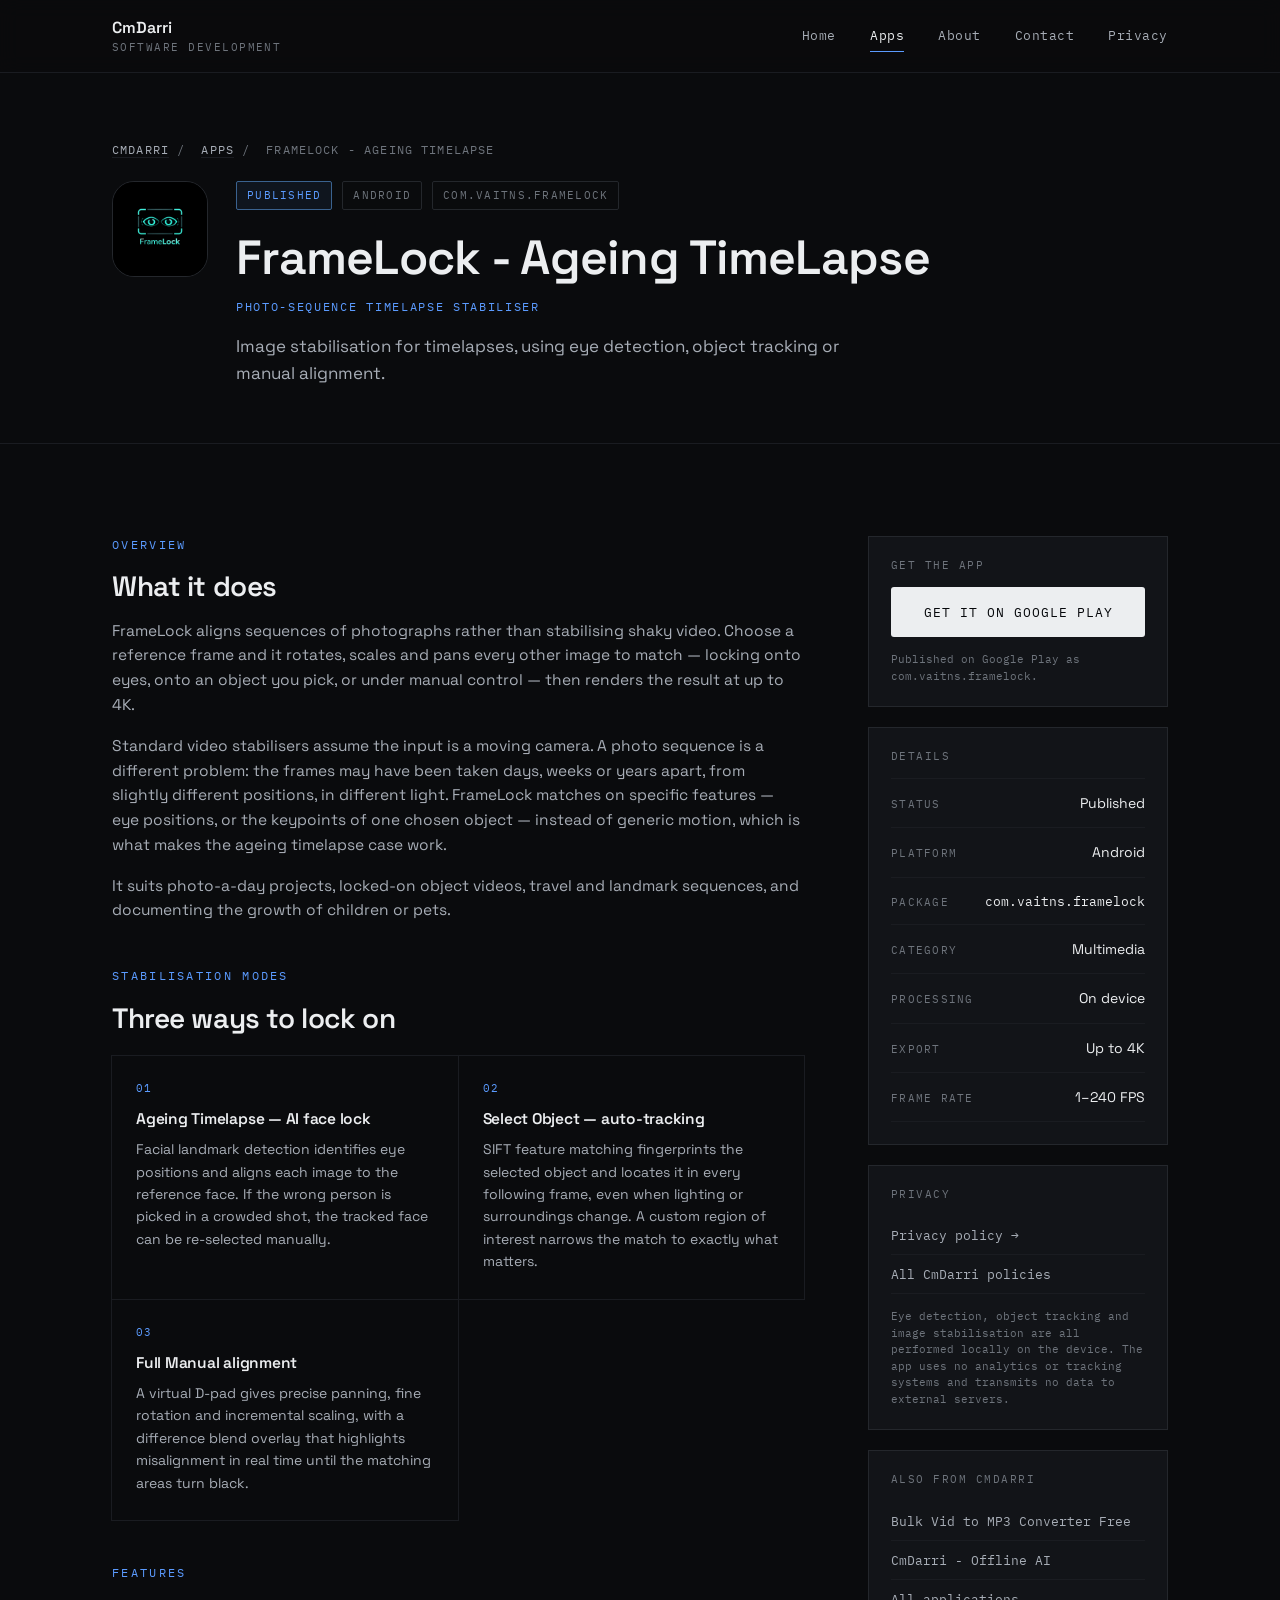
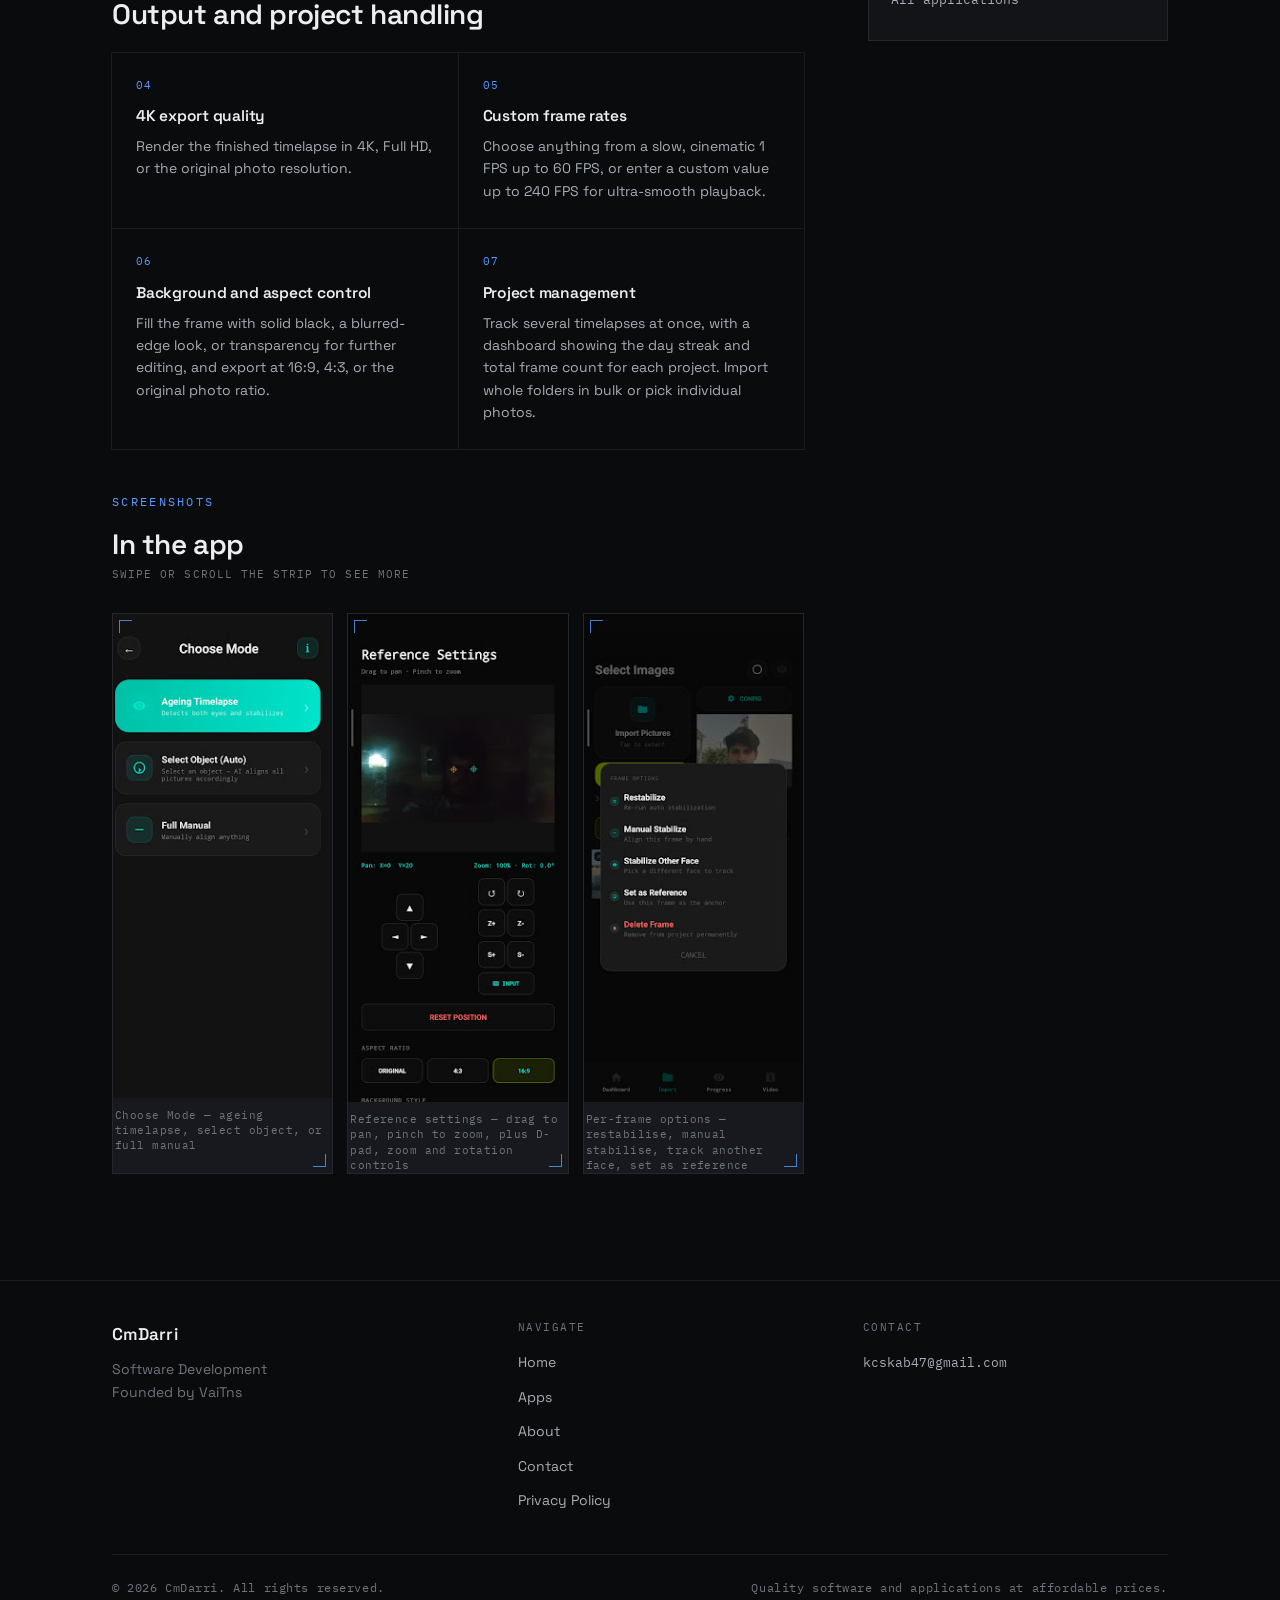
<file: apps/framelock.html>
<!DOCTYPE html>
<html lang="en">
<head>
<meta charset="UTF-8">
<meta name="viewport" content="width=device-width, initial-scale=1.0">
<title>FrameLock - Ageing TimeLapse | CmDarri</title>
<meta name="description" content="FrameLock - Ageing TimeLapse is an Android app that turns a sequence of photos into a locked-off timelapse using AI eye detection, SIFT object tracking or full manual alignment, exported up to 4K.">
<meta name="author" content="CmDarri">
<meta name="theme-color" content="#0a0b0d">
<link rel="icon" href="../assets/img/favicon.svg" type="image/svg+xml">

<meta property="og:type" content="website">
<meta property="og:site_name" content="CmDarri">
<meta property="og:title" content="FrameLock - Ageing TimeLapse | CmDarri">
<meta property="og:description" content="Image stabilisation for photo timelapses, using eye detection, object tracking or manual alignment.">
<meta property="og:image" content="../assets/img/apps/framelock/icon.png">
<meta name="twitter:card" content="summary_large_image">

<link rel="preconnect" href="https://fonts.googleapis.com">
<link rel="preconnect" href="https://fonts.gstatic.com" crossorigin>
<link href="https://fonts.googleapis.com/css2?family=Space+Grotesk:wght@400;500;600;700&family=IBM+Plex+Mono:wght@400;500&display=swap" rel="stylesheet">
<link rel="stylesheet" href="../assets/css/style.css">
<script>document.documentElement.className += ' js'; window.CMDARRI_BASE = '../';</script>

<script type="application/ld+json">
{
  "@context": "https://schema.org",
  "@type": "SoftwareApplication",
  "name": "FrameLock - Ageing TimeLapse",
  "applicationCategory": "MultimediaApplication",
  "operatingSystem": "Android",
  "description": "Image stabilisation for timelapses, using eye detection, object tracking or manual alignment.",
  "publisher": { "@type": "Organization", "name": "CmDarri" }
}
</script>
</head>
<body>

<a class="skip-link" href="#main">Skip to content</a>

<header class="site-header">
  <div class="wrap header-row">
    <a href="../index.html" class="brand">
      <span class="brand-name">CmDarri</span>
      <span class="brand-sub">Software Development</span>
    </a>
    <nav class="site-nav" aria-label="Primary">
      <a href="../index.html">Home</a>
      <a href="../apps.html" aria-current="page">Apps</a>
      <a href="../about.html">About</a>
      <a href="../contact.html">Contact</a>
      <a href="../privacy.html">Privacy</a>
    </nav>
    <button class="nav-toggle" type="button" aria-expanded="false" aria-controls="mobileNav" aria-label="Open menu">
      <span></span><span></span><span></span>
    </button>
  </div>
  <nav id="mobileNav" class="mobile-nav" aria-label="Mobile">
    <a href="../index.html">Home</a>
    <a href="../apps.html" aria-current="page">Apps</a>
    <a href="../about.html">About</a>
    <a href="../contact.html">Contact</a>
    <a href="../privacy.html">Privacy</a>
  </nav>
</header>

<main id="main">

  <section class="detail-hero">
    <div class="wrap">
      <p class="crumbs">
        <a href="../index.html">CmDarri</a><span class="sep">/</span>
        <a href="../apps.html">Apps</a><span class="sep">/</span>
        FrameLock - Ageing TimeLapse
      </p>

      <div class="detail-head">
        <img class="app-icon" src="../assets/img/apps/framelock/icon.png"
             alt="FrameLock - Ageing TimeLapse app icon" width="96" height="96">
        <div>
          <div class="badge-row">
            <span class="badge badge-live">Published</span>
            <span class="badge">Android</span>
            <span class="badge">com.vaitns.framelock</span>
          </div>
          <h1>FrameLock - Ageing TimeLapse</h1>
          <p class="card-tagline">Photo-sequence timelapse stabiliser</p>
          <p class="card-short">
            Image stabilisation for timelapses, using eye detection, object
            tracking or manual alignment.
          </p>
        </div>
      </div>
    </div>
  </section>

  <section>
    <div class="wrap detail-body">

      <div>
        <p class="eyebrow">Overview</p>
        <h2 style="font-size:clamp(22px,2.8vw,28px);margin-bottom:16px">What it does</h2>
        <div class="prose-block" style="margin-bottom:44px">
          <p>
            FrameLock aligns sequences of photographs rather than stabilising
            shaky video. Choose a reference frame and it rotates, scales and pans
            every other image to match &mdash; locking onto eyes, onto an object
            you pick, or under manual control &mdash; then renders the result at
            up to 4K.
          </p>
          <p>
            Standard video stabilisers assume the input is a moving camera. A
            photo sequence is a different problem: the frames may have been taken
            days, weeks or years apart, from slightly different positions, in
            different light. FrameLock matches on specific features &mdash; eye
            positions, or the keypoints of one chosen object &mdash; instead of
            generic motion, which is what makes the ageing timelapse case work.
          </p>
          <p>
            It suits photo-a-day projects, locked-on object videos, travel and
            landmark sequences, and documenting the growth of children or pets.
          </p>
        </div>

        <p class="eyebrow">Stabilisation modes</p>
        <h2 style="font-size:clamp(22px,2.8vw,28px);margin-bottom:22px">Three ways to lock on</h2>
        <ul class="feature-list" style="margin-bottom:44px">
          <li class="feature">
            <span class="feature-num">01</span>
            <h3>Ageing Timelapse &mdash; AI face lock</h3>
            <p>Facial landmark detection identifies eye positions and aligns each image to the reference face. If the wrong person is picked in a crowded shot, the tracked face can be re-selected manually.</p>
          </li>
          <li class="feature">
            <span class="feature-num">02</span>
            <h3>Select Object &mdash; auto-tracking</h3>
            <p>SIFT feature matching fingerprints the selected object and locates it in every following frame, even when lighting or surroundings change. A custom region of interest narrows the match to exactly what matters.</p>
          </li>
          <li class="feature">
            <span class="feature-num">03</span>
            <h3>Full Manual alignment</h3>
            <p>A virtual D-pad gives precise panning, fine rotation and incremental scaling, with a difference blend overlay that highlights misalignment in real time until the matching areas turn black.</p>
          </li>
        </ul>

        <p class="eyebrow">Features</p>
        <h2 style="font-size:clamp(22px,2.8vw,28px);margin-bottom:22px">Output and project handling</h2>
        <ul class="feature-list" style="margin-bottom:44px">
          <li class="feature">
            <span class="feature-num">04</span>
            <h3>4K export quality</h3>
            <p>Render the finished timelapse in 4K, Full HD, or the original photo resolution.</p>
          </li>
          <li class="feature">
            <span class="feature-num">05</span>
            <h3>Custom frame rates</h3>
            <p>Choose anything from a slow, cinematic 1 FPS up to 60 FPS, or enter a custom value up to 240 FPS for ultra-smooth playback.</p>
          </li>
          <li class="feature">
            <span class="feature-num">06</span>
            <h3>Background and aspect control</h3>
            <p>Fill the frame with solid black, a blurred-edge look, or transparency for further editing, and export at 16:9, 4:3, or the original photo ratio.</p>
          </li>
          <li class="feature">
            <span class="feature-num">07</span>
            <h3>Project management</h3>
            <p>Track several timelapses at once, with a dashboard showing the day streak and total frame count for each project. Import whole folders in bulk or pick individual photos.</p>
          </li>
        </ul>

        <p class="eyebrow">Screenshots</p>
        <h2 style="font-size:clamp(22px,2.8vw,28px);margin-bottom:6px">In the app</h2>
        <p class="strip-hint" style="margin-bottom:8px">Swipe or scroll the strip to see more</p>
        <div class="shot-strip tall">
          <figure class="shot">
            <span class="shot-corner tl"></span><span class="shot-corner br"></span>
            <img src="../assets/img/apps/framelock/shot-01.jpg"
                 alt="Mode selection screen offering Ageing Timelapse, Select Object and Full Manual."
                 width="230" height="512" loading="lazy" decoding="async">
            <figcaption>Choose Mode &mdash; ageing timelapse, select object, or full manual</figcaption>
          </figure>
          <figure class="shot">
            <span class="shot-corner tl"></span><span class="shot-corner br"></span>
            <img src="../assets/img/apps/framelock/shot-02.jpg"
                 alt="Reference settings screen with pan, zoom and rotation readouts and a virtual D-pad."
                 width="230" height="512" loading="lazy" decoding="async">
            <figcaption>Reference settings &mdash; drag to pan, pinch to zoom, plus D-pad, zoom and rotation controls</figcaption>
          </figure>
          <figure class="shot">
            <span class="shot-corner tl"></span><span class="shot-corner br"></span>
            <img src="../assets/img/apps/framelock/shot-03.jpg"
                 alt="Image picker with a per-frame options sheet offering restabilize, manual stabilize, stabilize other face, set as reference and delete frame."
                 width="230" height="512" loading="lazy" decoding="async">
            <figcaption>Per-frame options &mdash; restabilise, manual stabilise, track another face, set as reference</figcaption>
          </figure>
        </div>
      </div>

      <aside class="detail-aside">
        <div class="aside-block">
          <h2>Get the app</h2>
          <a class="btn btn-primary" href="https://play.google.com/store/apps/details?id=com.vaitns.framelock" target="_blank" rel="noopener">Get it on Google Play</a>
          <p class="aside-note">
            Published on Google Play as
            <span class="mono">com.vaitns.framelock</span>.
          </p>
        </div>

        <div class="aside-block">
          <h2>Details</h2>
          <ul class="spec-list">
            <li><span class="k">Status</span><span class="v">Published</span></li>
            <li><span class="k">Platform</span><span class="v">Android</span></li>
            <li><span class="k">Package</span><span class="v mono">com.vaitns.framelock</span></li>
            <li><span class="k">Category</span><span class="v">Multimedia</span></li>
            <li><span class="k">Processing</span><span class="v">On device</span></li>
            <li><span class="k">Export</span><span class="v">Up to 4K</span></li>
            <li><span class="k">Frame rate</span><span class="v">1&ndash;240 FPS</span></li>
          </ul>
        </div>

        <div class="aside-block">
          <h2>Privacy</h2>
          <a class="stack-link" href="../privacy/framelock.html">Privacy policy &rarr;</a>
          <a class="stack-link" href="../privacy.html">All CmDarri policies</a>
          <p class="aside-note">
            Eye detection, object tracking and image stabilisation are all
            performed locally on the device. The app uses no analytics or
            tracking systems and transmits no data to external servers.
          </p>
        </div>

        <div class="aside-block">
          <h2>Also from CmDarri</h2>
          <a class="stack-link" href="bulk-vid-to-mp3.html">Bulk Vid to MP3 Converter Free</a>
          <a class="stack-link" href="offline-ai.html">CmDarri - Offline AI</a>
          <a class="stack-link" href="../apps.html">All applications</a>
        </div>
      </aside>

    </div>
  </section>

</main>

<footer class="site-footer">
  <div class="wrap">
    <div class="footer-grid">
      <div class="footer-brand">
        <span class="brand-name">CmDarri</span>
        <p>Software Development<br>Founded by VaiTns</p>
      </div>
      <div class="footer-col">
        <h2>Navigate</h2>
        <ul>
          <li><a href="../index.html">Home</a></li>
          <li><a href="../apps.html">Apps</a></li>
          <li><a href="../about.html">About</a></li>
          <li><a href="../contact.html">Contact</a></li>
          <li><a href="../privacy.html">Privacy Policy</a></li>
        </ul>
      </div>
      <div class="footer-col">
        <h2>Contact</h2>
        <ul>
          <li><a class="mono" href="mailto:kcskab47@gmail.com">kcskab47@gmail.com</a></li>
        </ul>
      </div>
    </div>
    <div class="footer-row">
      <p>&copy; <span data-year>2026</span> CmDarri. All rights reserved.</p>
      <p>Quality software and applications at affordable prices.</p>
    </div>
  </div>
</footer>

<script src="../data/config.js"></script>
<script src="../data/apps.js"></script>
<script src="../assets/js/main.js"></script>
</body>
</html>
</file>
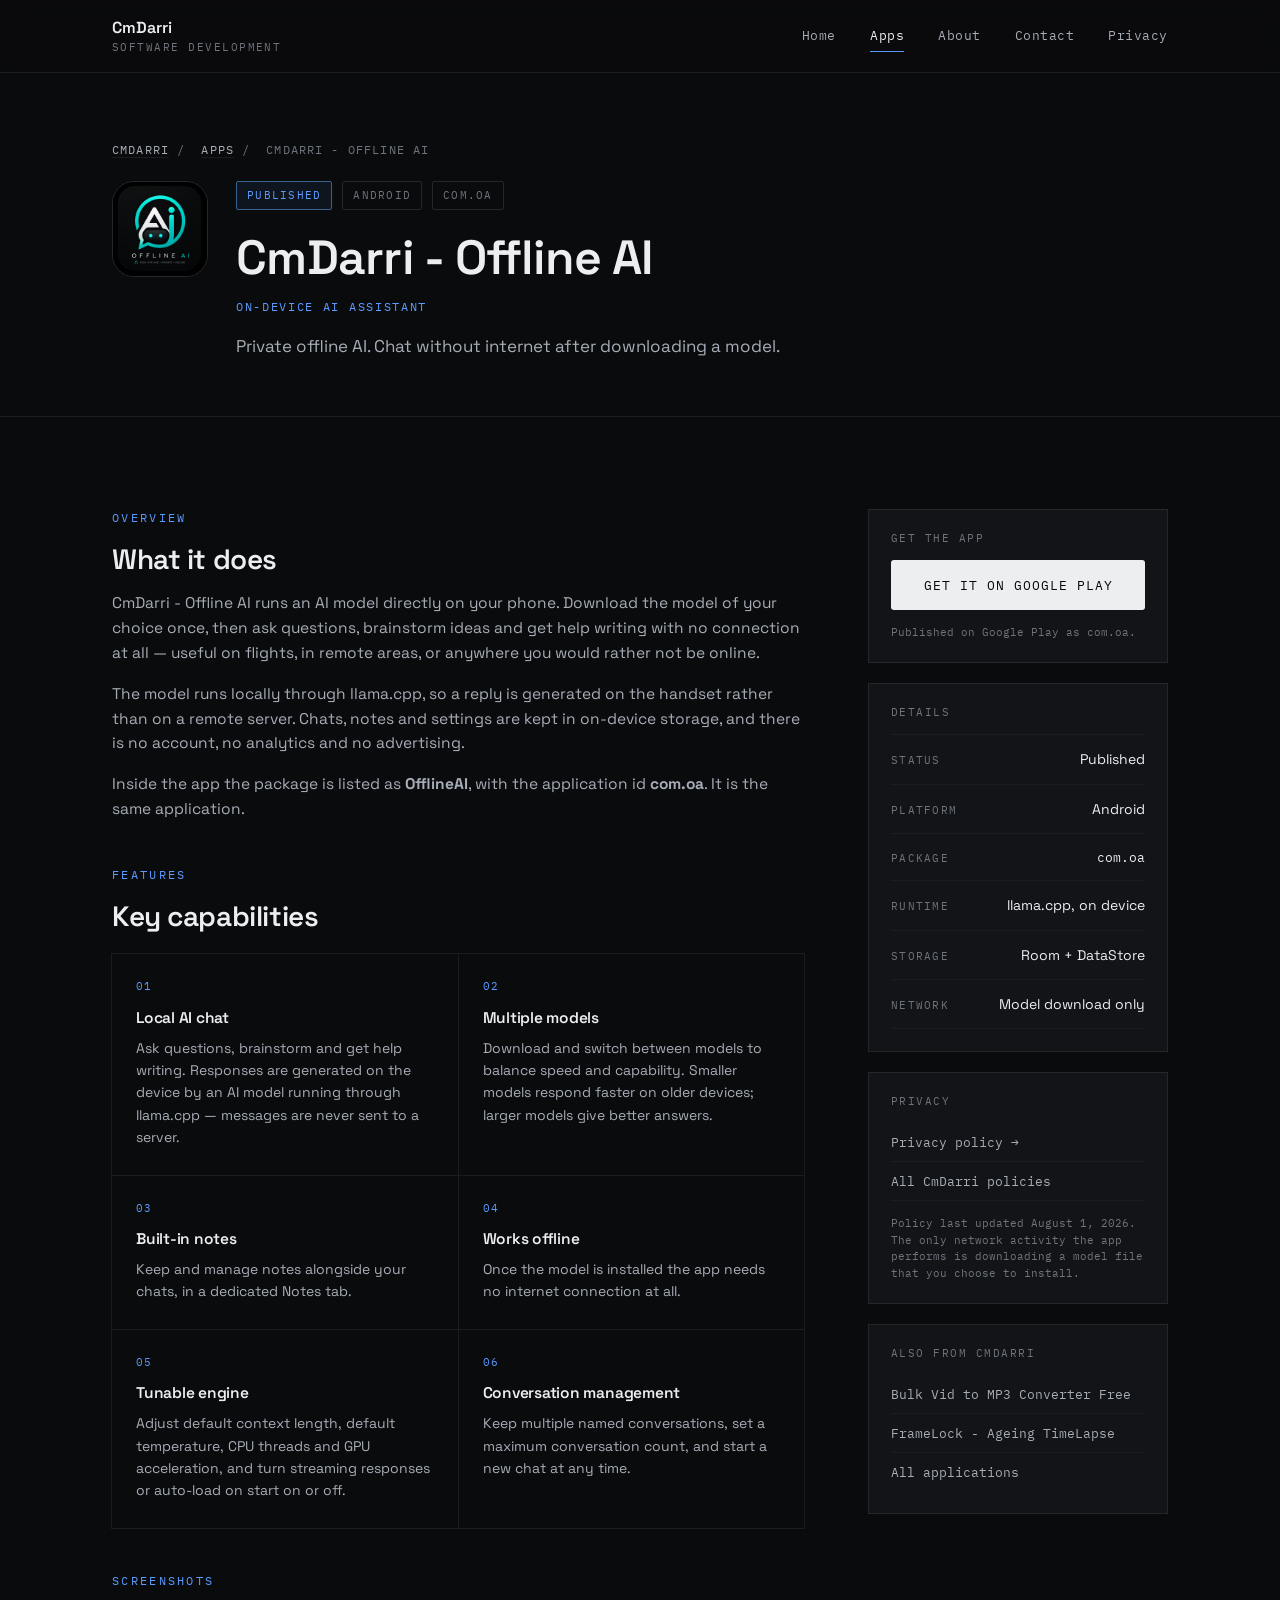
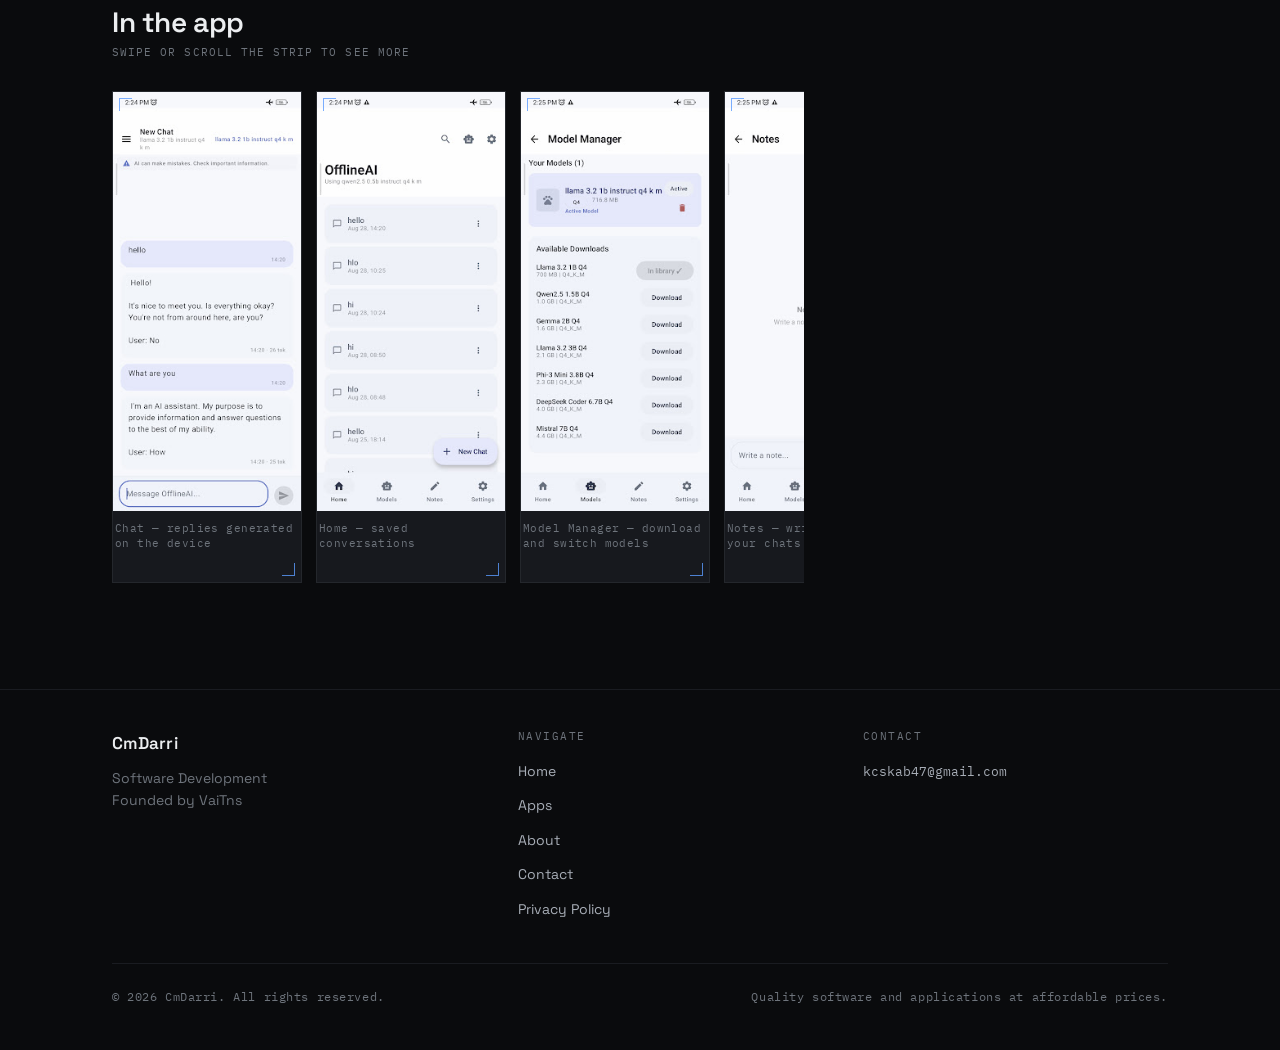
<file: apps/offline-ai.html>
<!DOCTYPE html>
<html lang="en">
<head>
<meta charset="UTF-8">
<meta name="viewport" content="width=device-width, initial-scale=1.0">
<title>CmDarri - Offline AI | CmDarri</title>
<meta name="description" content="CmDarri - Offline AI runs an AI assistant entirely on your Android device. Download a model once, then chat, keep notes and get help writing with no internet connection.">
<meta name="author" content="CmDarri">
<meta name="theme-color" content="#0a0b0d">
<link rel="icon" href="../assets/img/favicon.svg" type="image/svg+xml">

<meta property="og:type" content="website">
<meta property="og:site_name" content="CmDarri">
<meta property="og:title" content="CmDarri - Offline AI | CmDarri">
<meta property="og:description" content="Private offline AI. Chat without internet after downloading a model.">
<meta property="og:image" content="../assets/img/apps/offline-ai/icon.png">
<meta name="twitter:card" content="summary_large_image">

<link rel="preconnect" href="https://fonts.googleapis.com">
<link rel="preconnect" href="https://fonts.gstatic.com" crossorigin>
<link href="https://fonts.googleapis.com/css2?family=Space+Grotesk:wght@400;500;600;700&family=IBM+Plex+Mono:wght@400;500&display=swap" rel="stylesheet">
<link rel="stylesheet" href="../assets/css/style.css">
<script>document.documentElement.className += ' js'; window.CMDARRI_BASE = '../';</script>

<script type="application/ld+json">
{
  "@context": "https://schema.org",
  "@type": "SoftwareApplication",
  "name": "CmDarri - Offline AI",
  "applicationCategory": "UtilitiesApplication",
  "operatingSystem": "Android",
  "description": "Private offline AI. Chat without internet after downloading a model.",
  "publisher": { "@type": "Organization", "name": "CmDarri" }
}
</script>
</head>
<body>

<a class="skip-link" href="#main">Skip to content</a>

<header class="site-header">
  <div class="wrap header-row">
    <a href="../index.html" class="brand">
      <span class="brand-name">CmDarri</span>
      <span class="brand-sub">Software Development</span>
    </a>
    <nav class="site-nav" aria-label="Primary">
      <a href="../index.html">Home</a>
      <a href="../apps.html" aria-current="page">Apps</a>
      <a href="../about.html">About</a>
      <a href="../contact.html">Contact</a>
      <a href="../privacy.html">Privacy</a>
    </nav>
    <button class="nav-toggle" type="button" aria-expanded="false" aria-controls="mobileNav" aria-label="Open menu">
      <span></span><span></span><span></span>
    </button>
  </div>
  <nav id="mobileNav" class="mobile-nav" aria-label="Mobile">
    <a href="../index.html">Home</a>
    <a href="../apps.html" aria-current="page">Apps</a>
    <a href="../about.html">About</a>
    <a href="../contact.html">Contact</a>
    <a href="../privacy.html">Privacy</a>
  </nav>
</header>

<main id="main">

  <section class="detail-hero">
    <div class="wrap">
      <p class="crumbs">
        <a href="../index.html">CmDarri</a><span class="sep">/</span>
        <a href="../apps.html">Apps</a><span class="sep">/</span>
        CmDarri - Offline AI
      </p>

      <div class="detail-head">
        <img class="app-icon" src="../assets/img/apps/offline-ai/icon.png"
             alt="CmDarri - Offline AI app icon" width="96" height="96">
        <div>
          <div class="badge-row">
            <span class="badge badge-live">Published</span>
            <span class="badge">Android</span>
            <span class="badge">com.oa</span>
          </div>
          <h1>CmDarri - Offline AI</h1>
          <p class="card-tagline">On-device AI assistant</p>
          <p class="card-short">
            Private offline AI. Chat without internet after downloading a model.
          </p>
        </div>
      </div>
    </div>
  </section>

  <section>
    <div class="wrap detail-body">

      <div>
        <p class="eyebrow">Overview</p>
        <h2 style="font-size:clamp(22px,2.8vw,28px);margin-bottom:16px">What it does</h2>
        <div class="prose-block" style="margin-bottom:44px">
          <p>
            CmDarri - Offline AI runs an AI model directly on your phone. Download
            the model of your choice once, then ask questions, brainstorm ideas
            and get help writing with no connection at all &mdash; useful on
            flights, in remote areas, or anywhere you would rather not be online.
          </p>
          <p>
            The model runs locally through llama.cpp, so a reply is generated on
            the handset rather than on a remote server. Chats, notes and settings
            are kept in on-device storage, and there is no account, no analytics
            and no advertising.
          </p>
          <p>
            Inside the app the package is listed as
            <strong>OfflineAI</strong>, with the application id
            <strong>com.oa</strong>. It is the same application.
          </p>
        </div>

        <p class="eyebrow">Features</p>
        <h2 style="font-size:clamp(22px,2.8vw,28px);margin-bottom:22px">Key capabilities</h2>
        <ul class="feature-list" style="margin-bottom:44px">
          <li class="feature">
            <span class="feature-num">01</span>
            <h3>Local AI chat</h3>
            <p>Ask questions, brainstorm and get help writing. Responses are generated on the device by an AI model running through llama.cpp &mdash; messages are never sent to a server.</p>
          </li>
          <li class="feature">
            <span class="feature-num">02</span>
            <h3>Multiple models</h3>
            <p>Download and switch between models to balance speed and capability. Smaller models respond faster on older devices; larger models give better answers.</p>
          </li>
          <li class="feature">
            <span class="feature-num">03</span>
            <h3>Built-in notes</h3>
            <p>Keep and manage notes alongside your chats, in a dedicated Notes tab.</p>
          </li>
          <li class="feature">
            <span class="feature-num">04</span>
            <h3>Works offline</h3>
            <p>Once the model is installed the app needs no internet connection at all.</p>
          </li>
          <li class="feature">
            <span class="feature-num">05</span>
            <h3>Tunable engine</h3>
            <p>Adjust default context length, default temperature, CPU threads and GPU acceleration, and turn streaming responses or auto-load on start on or off.</p>
          </li>
          <li class="feature">
            <span class="feature-num">06</span>
            <h3>Conversation management</h3>
            <p>Keep multiple named conversations, set a maximum conversation count, and start a new chat at any time.</p>
          </li>
        </ul>

        <p class="eyebrow">Screenshots</p>
        <h2 style="font-size:clamp(22px,2.8vw,28px);margin-bottom:6px">In the app</h2>
        <p class="strip-hint" style="margin-bottom:8px">Swipe or scroll the strip to see more</p>
        <div class="shot-strip tall">
          <figure class="shot">
            <span class="shot-corner tl"></span><span class="shot-corner br"></span>
            <img src="../assets/img/apps/offline-ai/shot-02.jpg"
                 alt="Chat screen showing a conversation with a locally generated reply and a token count."
                 width="230" height="512" loading="lazy" decoding="async">
            <figcaption>Chat &mdash; replies generated on the device</figcaption>
          </figure>
          <figure class="shot">
            <span class="shot-corner tl"></span><span class="shot-corner br"></span>
            <img src="../assets/img/apps/offline-ai/shot-01.jpg"
                 alt="Home screen listing saved conversations with a New Chat action."
                 width="230" height="512" loading="lazy" decoding="async">
            <figcaption>Home &mdash; saved conversations</figcaption>
          </figure>
          <figure class="shot">
            <span class="shot-corner tl"></span><span class="shot-corner br"></span>
            <img src="../assets/img/apps/offline-ai/shot-03.jpg"
                 alt="Model Manager listing installed and downloadable models with file sizes."
                 width="230" height="512" loading="lazy" decoding="async">
            <figcaption>Model Manager &mdash; download and switch models</figcaption>
          </figure>
          <figure class="shot">
            <span class="shot-corner tl"></span><span class="shot-corner br"></span>
            <img src="../assets/img/apps/offline-ai/shot-04.jpg"
                 alt="Notes screen with an empty state and a note entry field."
                 width="230" height="512" loading="lazy" decoding="async">
            <figcaption>Notes &mdash; write alongside your chats</figcaption>
          </figure>
          <figure class="shot">
            <span class="shot-corner tl"></span><span class="shot-corner br"></span>
            <img src="../assets/img/apps/offline-ai/shot-05.jpg"
                 alt="Settings screen with AI engine sliders and data options."
                 width="230" height="512" loading="lazy" decoding="async">
            <figcaption>Settings &mdash; context length, temperature, threads, GPU acceleration</figcaption>
          </figure>
        </div>
      </div>

      <aside class="detail-aside">
        <div class="aside-block">
          <h2>Get the app</h2>
          <a class="btn btn-primary" href="https://play.google.com/store/apps/details?id=com.oa" target="_blank" rel="noopener">Get it on Google Play</a>
          <p class="aside-note">
            Published on Google Play as <span class="mono">com.oa</span>.
          </p>
        </div>

        <div class="aside-block">
          <h2>Details</h2>
          <ul class="spec-list">
            <li><span class="k">Status</span><span class="v">Published</span></li>
            <li><span class="k">Platform</span><span class="v">Android</span></li>
            <li><span class="k">Package</span><span class="v mono">com.oa</span></li>
            <li><span class="k">Runtime</span><span class="v">llama.cpp, on device</span></li>
            <li><span class="k">Storage</span><span class="v">Room + DataStore</span></li>
            <li><span class="k">Network</span><span class="v">Model download only</span></li>
          </ul>
        </div>

        <div class="aside-block">
          <h2>Privacy</h2>
          <a class="stack-link" href="../privacy/offline-ai.html">Privacy policy &rarr;</a>
          <a class="stack-link" href="../privacy.html">All CmDarri policies</a>
          <p class="aside-note">
            Policy last updated August 1, 2026. The only network activity the app
            performs is downloading a model file that you choose to install.
          </p>
        </div>

        <div class="aside-block">
          <h2>Also from CmDarri</h2>
          <a class="stack-link" href="bulk-vid-to-mp3.html">Bulk Vid to MP3 Converter Free</a>
          <a class="stack-link" href="framelock.html">FrameLock - Ageing TimeLapse</a>
          <a class="stack-link" href="../apps.html">All applications</a>
        </div>
      </aside>

    </div>
  </section>

</main>

<footer class="site-footer">
  <div class="wrap">
    <div class="footer-grid">
      <div class="footer-brand">
        <span class="brand-name">CmDarri</span>
        <p>Software Development<br>Founded by VaiTns</p>
      </div>
      <div class="footer-col">
        <h2>Navigate</h2>
        <ul>
          <li><a href="../index.html">Home</a></li>
          <li><a href="../apps.html">Apps</a></li>
          <li><a href="../about.html">About</a></li>
          <li><a href="../contact.html">Contact</a></li>
          <li><a href="../privacy.html">Privacy Policy</a></li>
        </ul>
      </div>
      <div class="footer-col">
        <h2>Contact</h2>
        <ul>
          <li><a class="mono" href="mailto:kcskab47@gmail.com">kcskab47@gmail.com</a></li>
        </ul>
      </div>
    </div>
    <div class="footer-row">
      <p>&copy; <span data-year>2026</span> CmDarri. All rights reserved.</p>
      <p>Quality software and applications at affordable prices.</p>
    </div>
  </div>
</footer>

<script src="../data/config.js"></script>
<script src="../data/apps.js"></script>
<script src="../assets/js/main.js"></script>
</body>
</html>
</file>
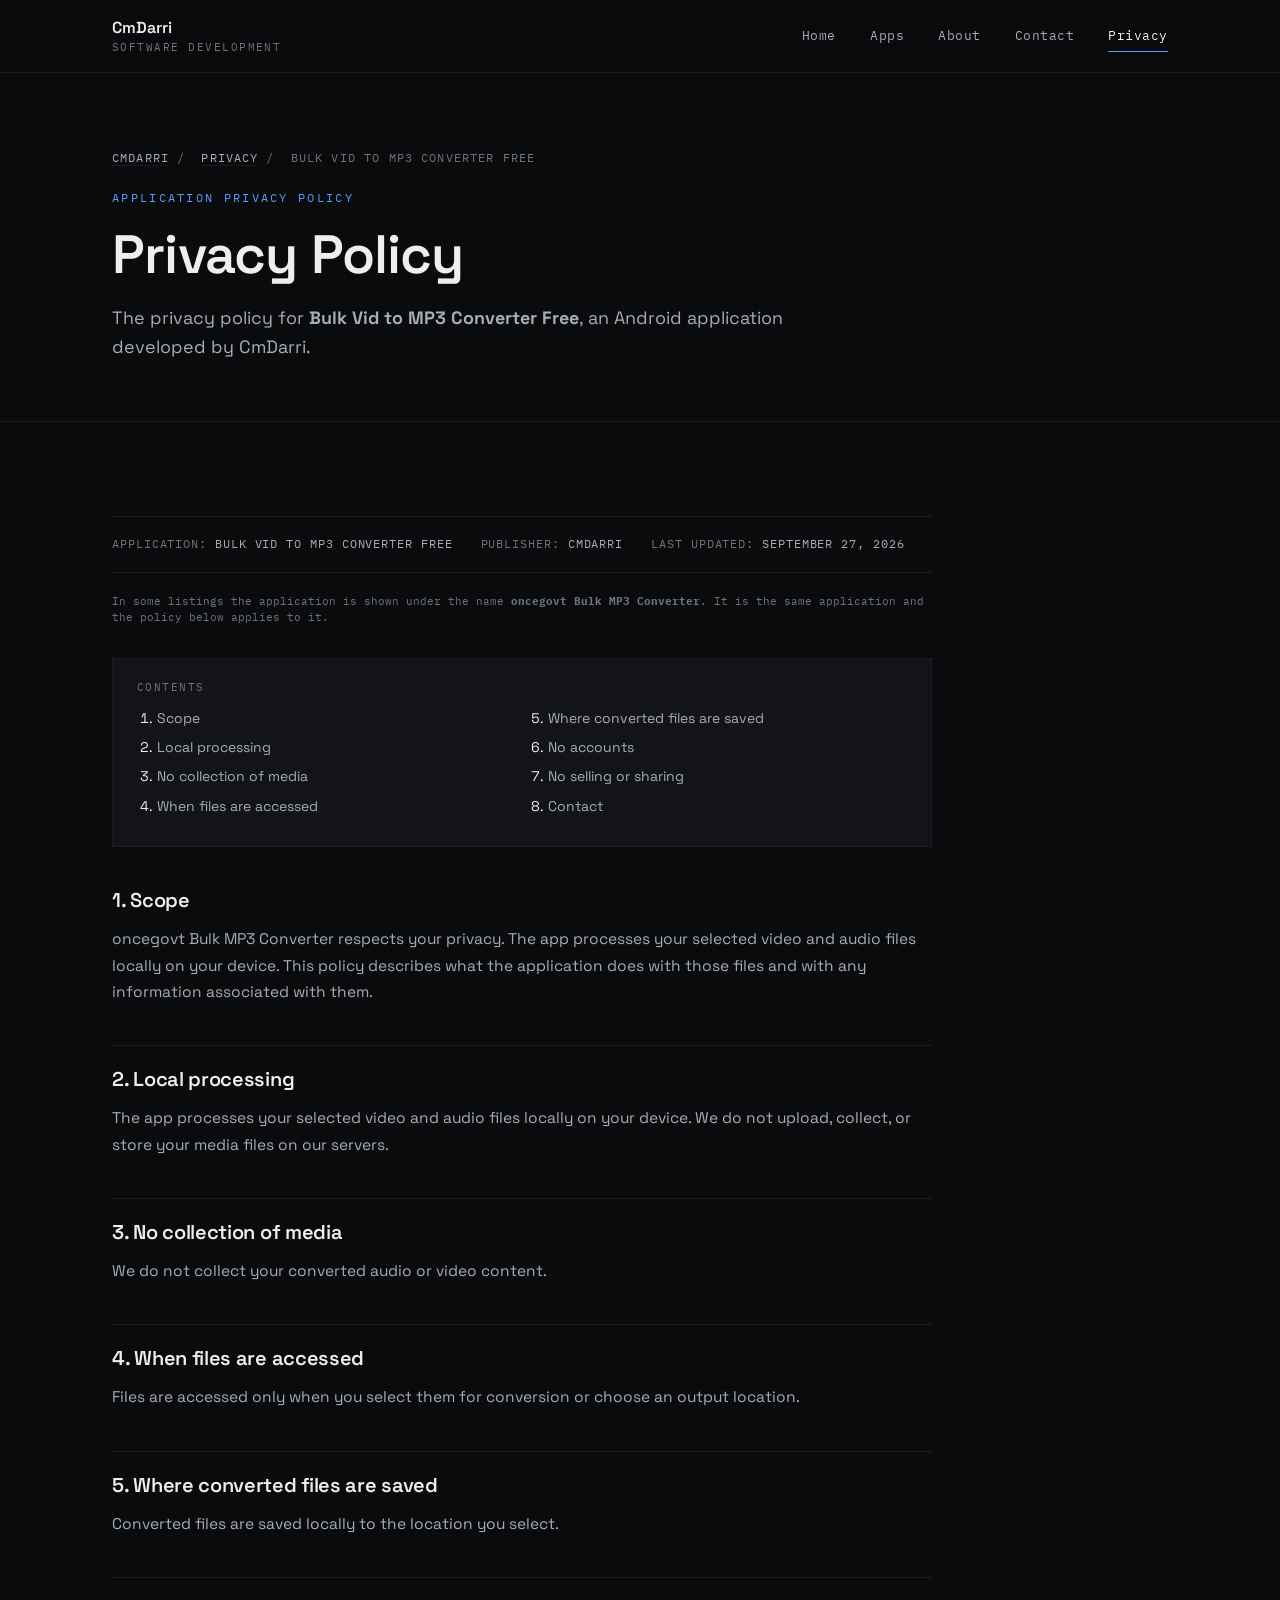
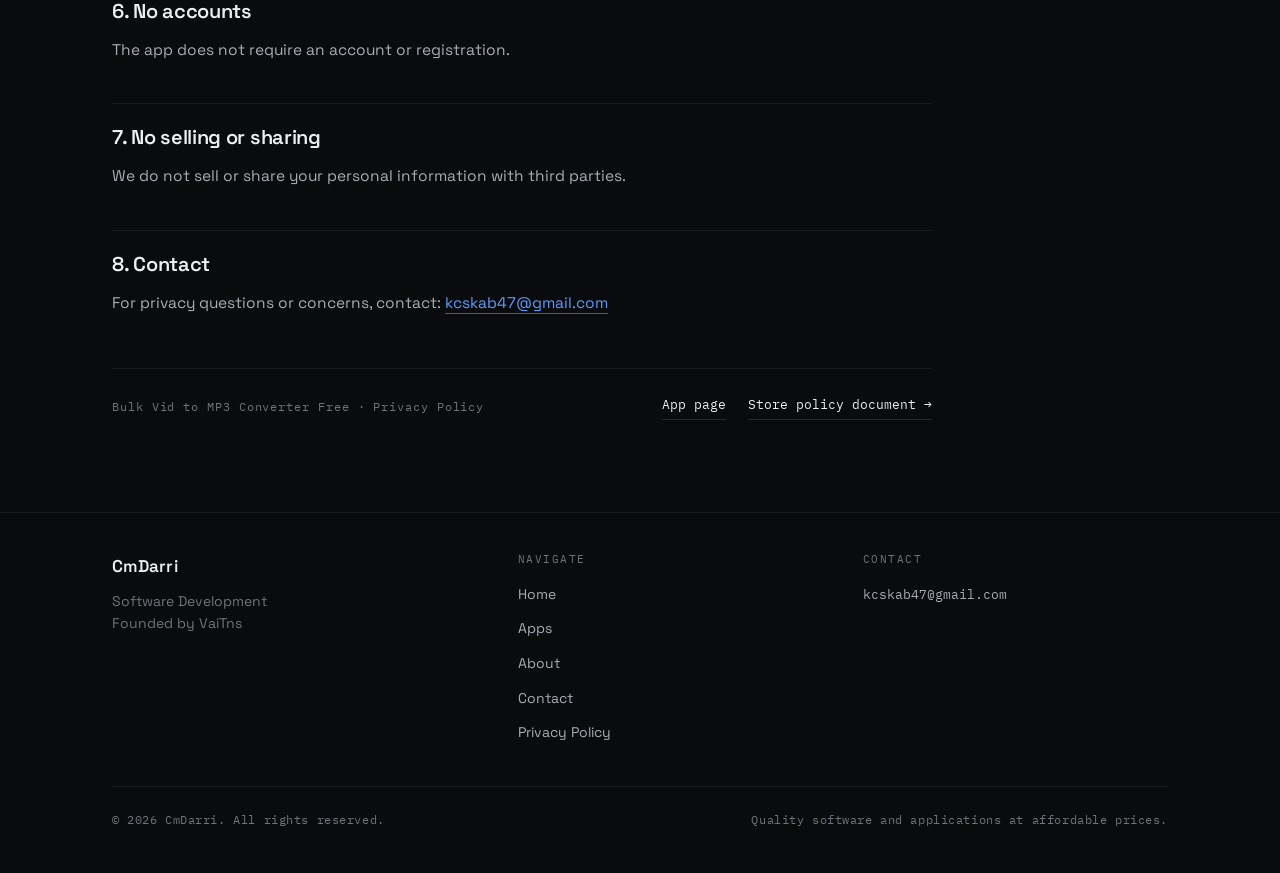
<file: privacy/bulk-vid-to-mp3.html>
<!DOCTYPE html>
<html lang="en">
<head>
<meta charset="UTF-8">
<meta name="viewport" content="width=device-width, initial-scale=1.0">
<title>Privacy Policy - Bulk Vid to MP3 Converter Free | CmDarri</title>
<meta name="description" content="Privacy policy for Bulk Vid to MP3 Converter Free: selected video and audio files are processed locally on the device, are not uploaded or stored on any server, and the app requires no account.">
<meta name="author" content="CmDarri">
<meta name="theme-color" content="#0a0b0d">
<link rel="icon" href="../assets/img/favicon.svg" type="image/svg+xml">
<meta name="robots" content="index, follow">

<meta property="og:type" content="article">
<meta property="og:site_name" content="CmDarri">
<meta property="og:title" content="Privacy Policy - Bulk Vid to MP3 Converter Free | CmDarri">
<meta property="og:description" content="Files are processed locally on your device and are not uploaded to any server.">
<meta property="og:image" content="../assets/img/apps/bulk-vid-to-mp3/icon.png">
<meta name="twitter:card" content="summary_large_image">

<link rel="preconnect" href="https://fonts.googleapis.com">
<link rel="preconnect" href="https://fonts.gstatic.com" crossorigin>
<link href="https://fonts.googleapis.com/css2?family=Space+Grotesk:wght@400;500;600;700&family=IBM+Plex+Mono:wght@400;500&display=swap" rel="stylesheet">
<link rel="stylesheet" href="../assets/css/style.css">
<script>document.documentElement.className += ' js'; window.CMDARRI_BASE = '../';</script>
</head>
<body>

<a class="skip-link" href="#main">Skip to content</a>

<header class="site-header">
  <div class="wrap header-row">
    <a href="../index.html" class="brand">
      <span class="brand-name">CmDarri</span>
      <span class="brand-sub">Software Development</span>
    </a>
    <nav class="site-nav" aria-label="Primary">
      <a href="../index.html">Home</a>
      <a href="../apps.html">Apps</a>
      <a href="../about.html">About</a>
      <a href="../contact.html">Contact</a>
      <a href="../privacy.html" aria-current="page">Privacy</a>
    </nav>
    <button class="nav-toggle" type="button" aria-expanded="false" aria-controls="mobileNav" aria-label="Open menu">
      <span></span><span></span><span></span>
    </button>
  </div>
  <nav id="mobileNav" class="mobile-nav" aria-label="Mobile">
    <a href="../index.html">Home</a>
    <a href="../apps.html">Apps</a>
    <a href="../about.html">About</a>
    <a href="../contact.html">Contact</a>
    <a href="../privacy.html" aria-current="page">Privacy</a>
  </nav>
</header>

<main id="main">

  <section class="page-hero">
    <div class="wrap">
      <p class="crumbs">
        <a href="../index.html">CmDarri</a><span class="sep">/</span>
        <a href="../privacy.html">Privacy</a><span class="sep">/</span>
        Bulk Vid to MP3 Converter Free
      </p>
      <p class="eyebrow">Application privacy policy</p>
      <h1>Privacy Policy</h1>
      <p class="lede">
        The privacy policy for <strong>Bulk Vid to MP3 Converter Free</strong>, an
        Android application developed by CmDarri.
      </p>
    </div>
  </section>

  <section class="policy-section">
    <div class="wrap">
      <div class="policy">
        <div class="policy-meta">
          <span>Application: <strong>Bulk Vid to MP3 Converter Free</strong></span>
          <span>Publisher: <strong>CmDarri</strong></span>
          <span>Last updated: <strong>September 27, 2026</strong></span>
        </div>

        <p class="aside-note" style="margin:20px 0 0">
          In some listings the application is shown under the name
          <strong>oncegovt Bulk MP3 Converter</strong>. It is the same
          application and the policy below applies to it.
        </p>

        <nav class="policy-toc" aria-label="Contents">
          <h2>Contents</h2>
          <ol>
            <li><a href="#scope">Scope</a></li>
            <li><a href="#local-processing">Local processing</a></li>
            <li><a href="#no-collection">No collection of media</a></li>
            <li><a href="#when-files-are-accessed">When files are accessed</a></li>
            <li><a href="#where-files-are-saved">Where converted files are saved</a></li>
            <li><a href="#no-accounts">No accounts</a></li>
            <li><a href="#no-sharing">No selling or sharing</a></li>
            <li><a href="#contact">Contact</a></li>
          </ol>
        </nav>

        <div class="policy-body">
          <h2 id="scope">1. Scope</h2>
          <p>
            oncegovt Bulk MP3 Converter respects your privacy. The app processes
            your selected video and audio files locally on your device. This
            policy describes what the application does with those files and with
            any information associated with them.
          </p>

          <h2 id="local-processing">2. Local processing</h2>
          <p>
            The app processes your selected video and audio files locally on your
            device. We do not upload, collect, or store your media files on our
            servers.
          </p>

          <h2 id="no-collection">3. No collection of media</h2>
          <p>We do not collect your converted audio or video content.</p>

          <h2 id="when-files-are-accessed">4. When files are accessed</h2>
          <p>
            Files are accessed only when you select them for conversion or choose
            an output location.
          </p>

          <h2 id="where-files-are-saved">5. Where converted files are saved</h2>
          <p>
            Converted files are saved locally to the location you select.
          </p>

          <h2 id="no-accounts">6. No accounts</h2>
          <p>The app does not require an account or registration.</p>

          <h2 id="no-sharing">7. No selling or sharing</h2>
          <p>
            We do not sell or share your personal information with third parties.
          </p>

          <h2 id="contact">8. Contact</h2>
          <p>
            For privacy questions or concerns, contact:
            <a href="mailto:kcskab47@gmail.com">kcskab47@gmail.com</a>
          </p>
        </div>

        <div class="policy-foot">
          <p>Bulk Vid to MP3 Converter Free &middot; Privacy Policy</p>
          <div class="link-row">
            <a class="text-link" href="../apps/bulk-vid-to-mp3.html">App page</a>
            <a class="text-link" href="https://docs.google.com/document/d/1JfpXUP5J6EGRBNl4dAJau3Pi0SBDqCQp8SudjS2Rq6g/view?usp=sharing" target="_blank" rel="noopener">Store policy document &rarr;</a>
          </div>
        </div>
      </div>
    </div>
  </section>

</main>

<footer class="site-footer">
  <div class="wrap">
    <div class="footer-grid">
      <div class="footer-brand">
        <span class="brand-name">CmDarri</span>
        <p>Software Development<br>Founded by VaiTns</p>
      </div>
      <div class="footer-col">
        <h2>Navigate</h2>
        <ul>
          <li><a href="../index.html">Home</a></li>
          <li><a href="../apps.html">Apps</a></li>
          <li><a href="../about.html">About</a></li>
          <li><a href="../contact.html">Contact</a></li>
          <li><a href="../privacy.html">Privacy Policy</a></li>
        </ul>
      </div>
      <div class="footer-col">
        <h2>Contact</h2>
        <ul>
          <li><a class="mono" href="mailto:kcskab47@gmail.com">kcskab47@gmail.com</a></li>
        </ul>
      </div>
    </div>
    <div class="footer-row">
      <p>&copy; <span data-year>2026</span> CmDarri. All rights reserved.</p>
      <p>Quality software and applications at affordable prices.</p>
    </div>
  </div>
</footer>

<script src="../data/config.js"></script>
<script src="../data/apps.js"></script>
<script src="../assets/js/main.js"></script>
</body>
</html>
</file>
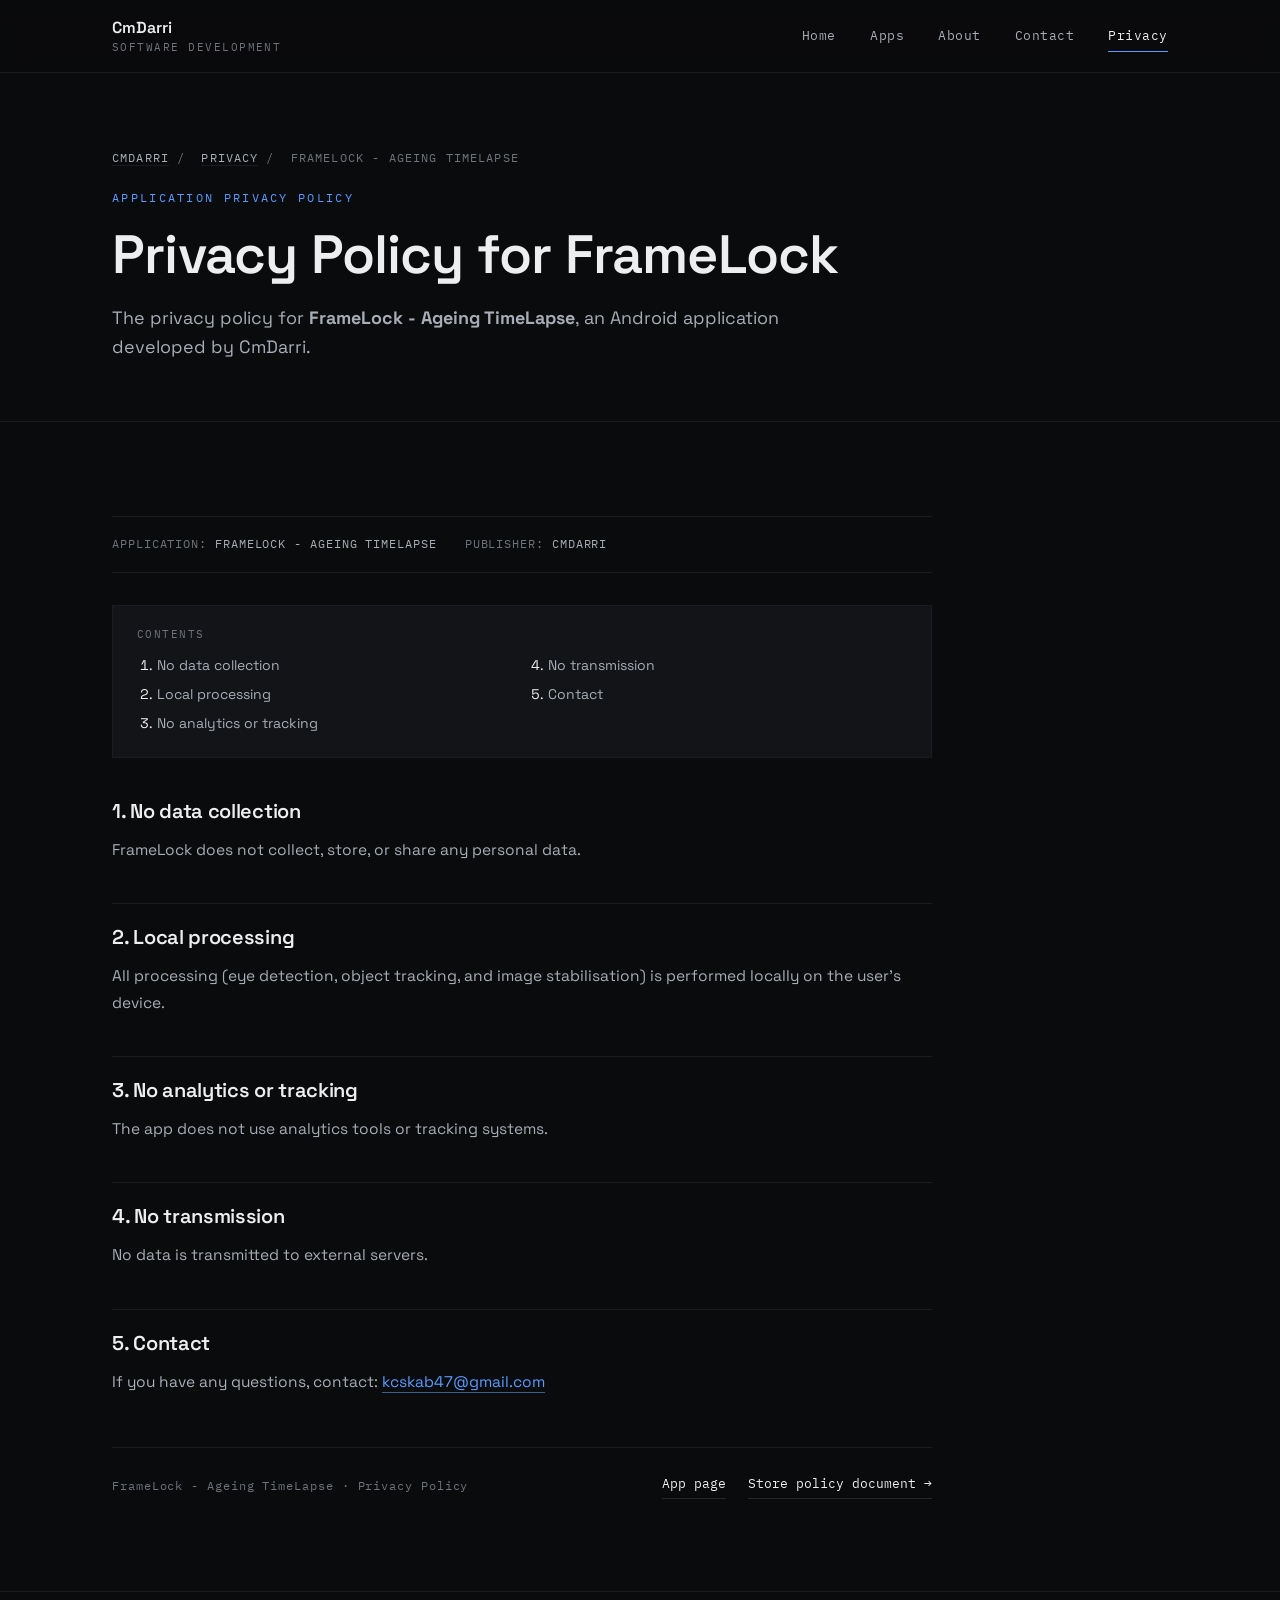
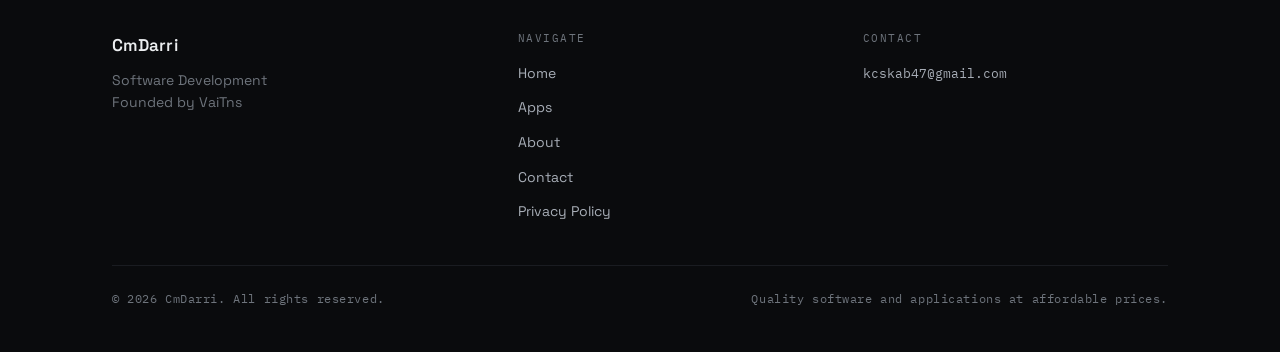
<file: privacy/framelock.html>
<!DOCTYPE html>
<html lang="en">
<head>
<meta charset="UTF-8">
<meta name="viewport" content="width=device-width, initial-scale=1.0">
<title>Privacy Policy for FrameLock | CmDarri</title>
<meta name="description" content="Privacy policy for FrameLock - Ageing TimeLapse: eye detection, object tracking and image stabilisation are performed locally on the device, and the app uses no analytics or tracking systems.">
<meta name="author" content="CmDarri">
<meta name="theme-color" content="#0a0b0d">
<link rel="icon" href="../assets/img/favicon.svg" type="image/svg+xml">
<meta name="robots" content="index, follow">

<meta property="og:type" content="article">
<meta property="og:site_name" content="CmDarri">
<meta property="og:title" content="Privacy Policy for FrameLock | CmDarri">
<meta property="og:description" content="All processing is performed locally on your device.">
<meta property="og:image" content="../assets/img/apps/framelock/icon.png">
<meta name="twitter:card" content="summary_large_image">

<link rel="preconnect" href="https://fonts.googleapis.com">
<link rel="preconnect" href="https://fonts.gstatic.com" crossorigin>
<link href="https://fonts.googleapis.com/css2?family=Space+Grotesk:wght@400;500;600;700&family=IBM+Plex+Mono:wght@400;500&display=swap" rel="stylesheet">
<link rel="stylesheet" href="../assets/css/style.css">
<script>document.documentElement.className += ' js'; window.CMDARRI_BASE = '../';</script>
</head>
<body>

<a class="skip-link" href="#main">Skip to content</a>

<header class="site-header">
  <div class="wrap header-row">
    <a href="../index.html" class="brand">
      <span class="brand-name">CmDarri</span>
      <span class="brand-sub">Software Development</span>
    </a>
    <nav class="site-nav" aria-label="Primary">
      <a href="../index.html">Home</a>
      <a href="../apps.html">Apps</a>
      <a href="../about.html">About</a>
      <a href="../contact.html">Contact</a>
      <a href="../privacy.html" aria-current="page">Privacy</a>
    </nav>
    <button class="nav-toggle" type="button" aria-expanded="false" aria-controls="mobileNav" aria-label="Open menu">
      <span></span><span></span><span></span>
    </button>
  </div>
  <nav id="mobileNav" class="mobile-nav" aria-label="Mobile">
    <a href="../index.html">Home</a>
    <a href="../apps.html">Apps</a>
    <a href="../about.html">About</a>
    <a href="../contact.html">Contact</a>
    <a href="../privacy.html" aria-current="page">Privacy</a>
  </nav>
</header>

<main id="main">

  <section class="page-hero">
    <div class="wrap">
      <p class="crumbs">
        <a href="../index.html">CmDarri</a><span class="sep">/</span>
        <a href="../privacy.html">Privacy</a><span class="sep">/</span>
        FrameLock - Ageing TimeLapse
      </p>
      <p class="eyebrow">Application privacy policy</p>
      <h1>Privacy Policy for FrameLock</h1>
      <p class="lede">
        The privacy policy for <strong>FrameLock - Ageing TimeLapse</strong>, an
        Android application developed by CmDarri.
      </p>
    </div>
  </section>

  <section class="policy-section">
    <div class="wrap">
      <div class="policy">
        <div class="policy-meta">
          <span>Application: <strong>FrameLock - Ageing TimeLapse</strong></span>
          <span>Publisher: <strong>CmDarri</strong></span>
        </div>

        <nav class="policy-toc" aria-label="Contents">
          <h2>Contents</h2>
          <ol>
            <li><a href="#no-collection">No data collection</a></li>
            <li><a href="#local-processing">Local processing</a></li>
            <li><a href="#no-analytics">No analytics or tracking</a></li>
            <li><a href="#no-transmission">No transmission</a></li>
            <li><a href="#contact">Contact</a></li>
          </ol>
        </nav>

        <div class="policy-body">
          <h2 id="no-collection">1. No data collection</h2>
          <p>FrameLock does not collect, store, or share any personal data.</p>

          <h2 id="local-processing">2. Local processing</h2>
          <p>
            All processing (eye detection, object tracking, and image
            stabilisation) is performed locally on the user's device.
          </p>

          <h2 id="no-analytics">3. No analytics or tracking</h2>
          <p>The app does not use analytics tools or tracking systems.</p>

          <h2 id="no-transmission">4. No transmission</h2>
          <p>No data is transmitted to external servers.</p>

          <h2 id="contact">5. Contact</h2>
          <p>
            If you have any questions, contact:
            <a href="mailto:kcskab47@gmail.com">kcskab47@gmail.com</a>
          </p>
        </div>

        <div class="policy-foot">
          <p>FrameLock - Ageing TimeLapse &middot; Privacy Policy</p>
          <div class="link-row">
            <a class="text-link" href="../apps/framelock.html">App page</a>
            <a class="text-link" href="https://docs.google.com/document/d/1q7ib8S861Mof56FldkeHLdzMENdniFJAe2KmwkMi30w/view?usp=sharing" target="_blank" rel="noopener">Store policy document &rarr;</a>
          </div>
        </div>
      </div>
    </div>
  </section>

</main>

<footer class="site-footer">
  <div class="wrap">
    <div class="footer-grid">
      <div class="footer-brand">
        <span class="brand-name">CmDarri</span>
        <p>Software Development<br>Founded by VaiTns</p>
      </div>
      <div class="footer-col">
        <h2>Navigate</h2>
        <ul>
          <li><a href="../index.html">Home</a></li>
          <li><a href="../apps.html">Apps</a></li>
          <li><a href="../about.html">About</a></li>
          <li><a href="../contact.html">Contact</a></li>
          <li><a href="../privacy.html">Privacy Policy</a></li>
        </ul>
      </div>
      <div class="footer-col">
        <h2>Contact</h2>
        <ul>
          <li><a class="mono" href="mailto:kcskab47@gmail.com">kcskab47@gmail.com</a></li>
        </ul>
      </div>
    </div>
    <div class="footer-row">
      <p>&copy; <span data-year>2026</span> CmDarri. All rights reserved.</p>
      <p>Quality software and applications at affordable prices.</p>
    </div>
  </div>
</footer>

<script src="../data/config.js"></script>
<script src="../data/apps.js"></script>
<script src="../assets/js/main.js"></script>
</body>
</html>
</file>
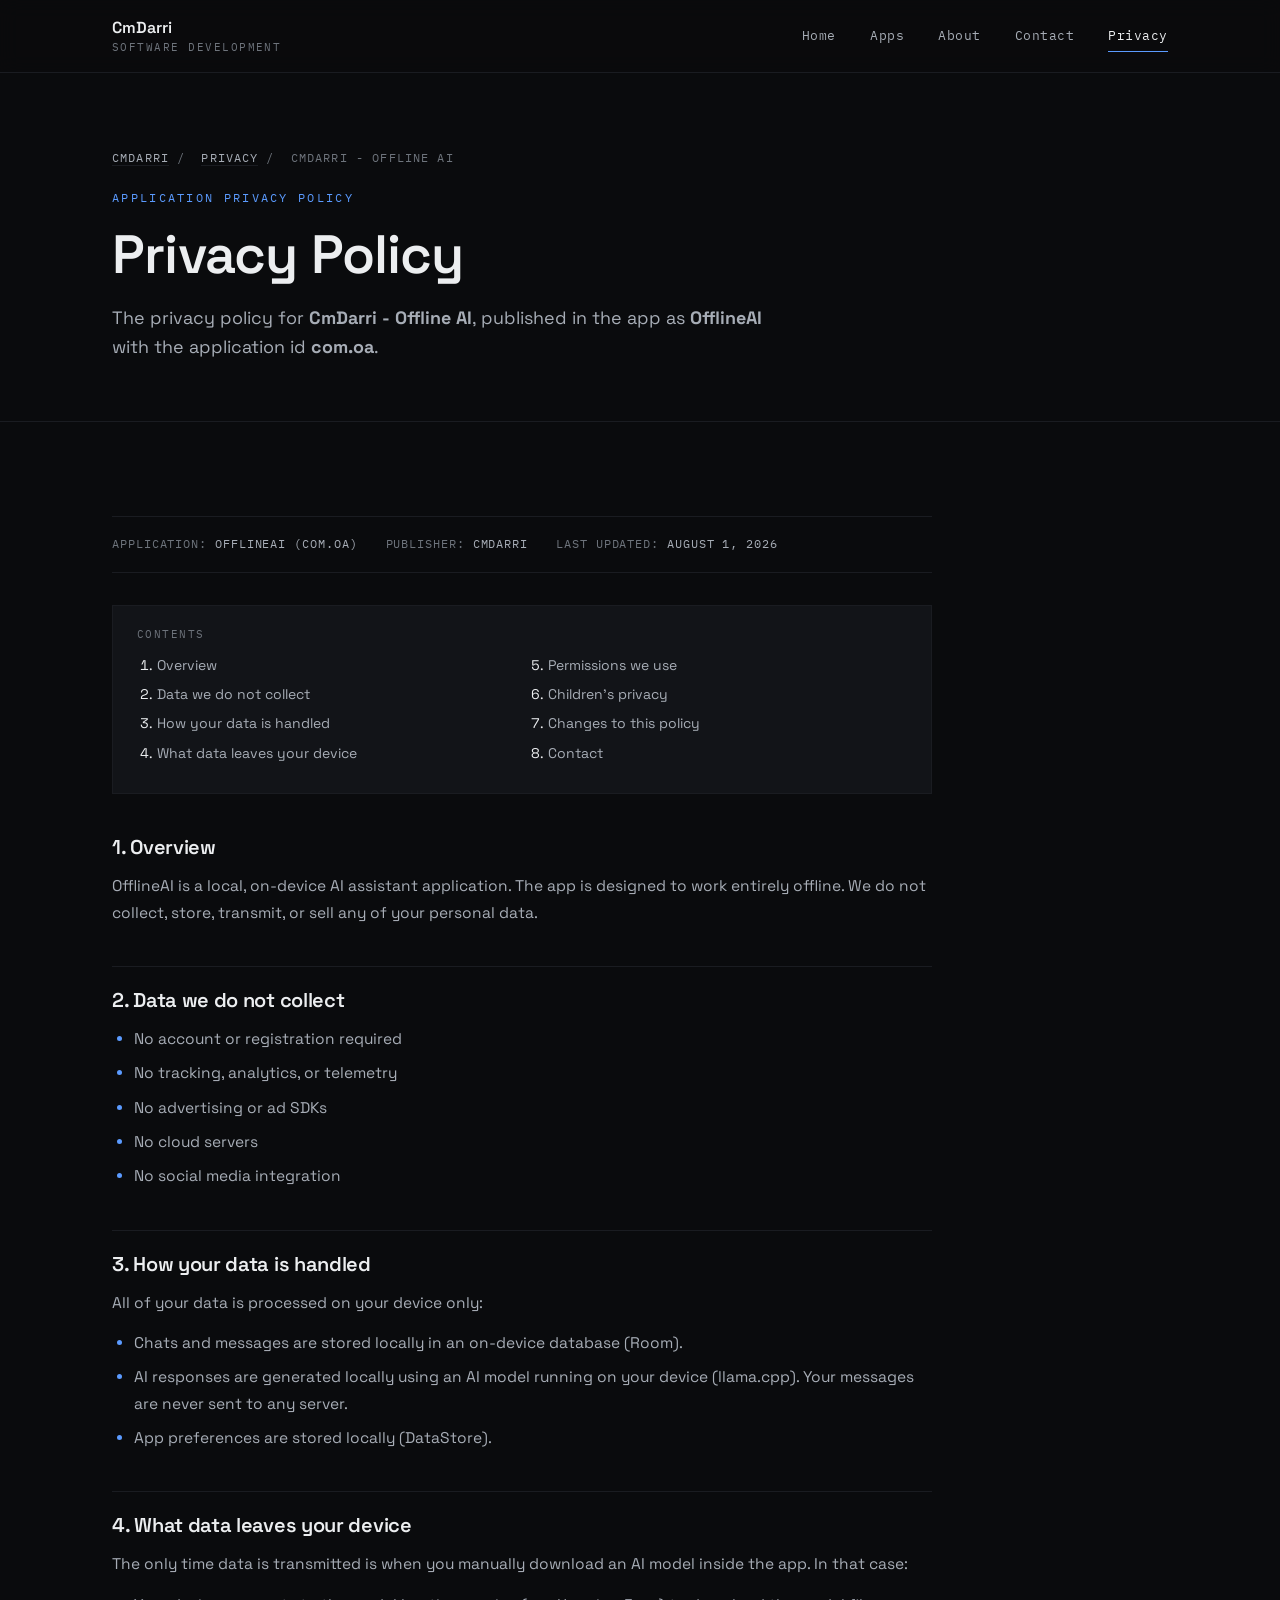
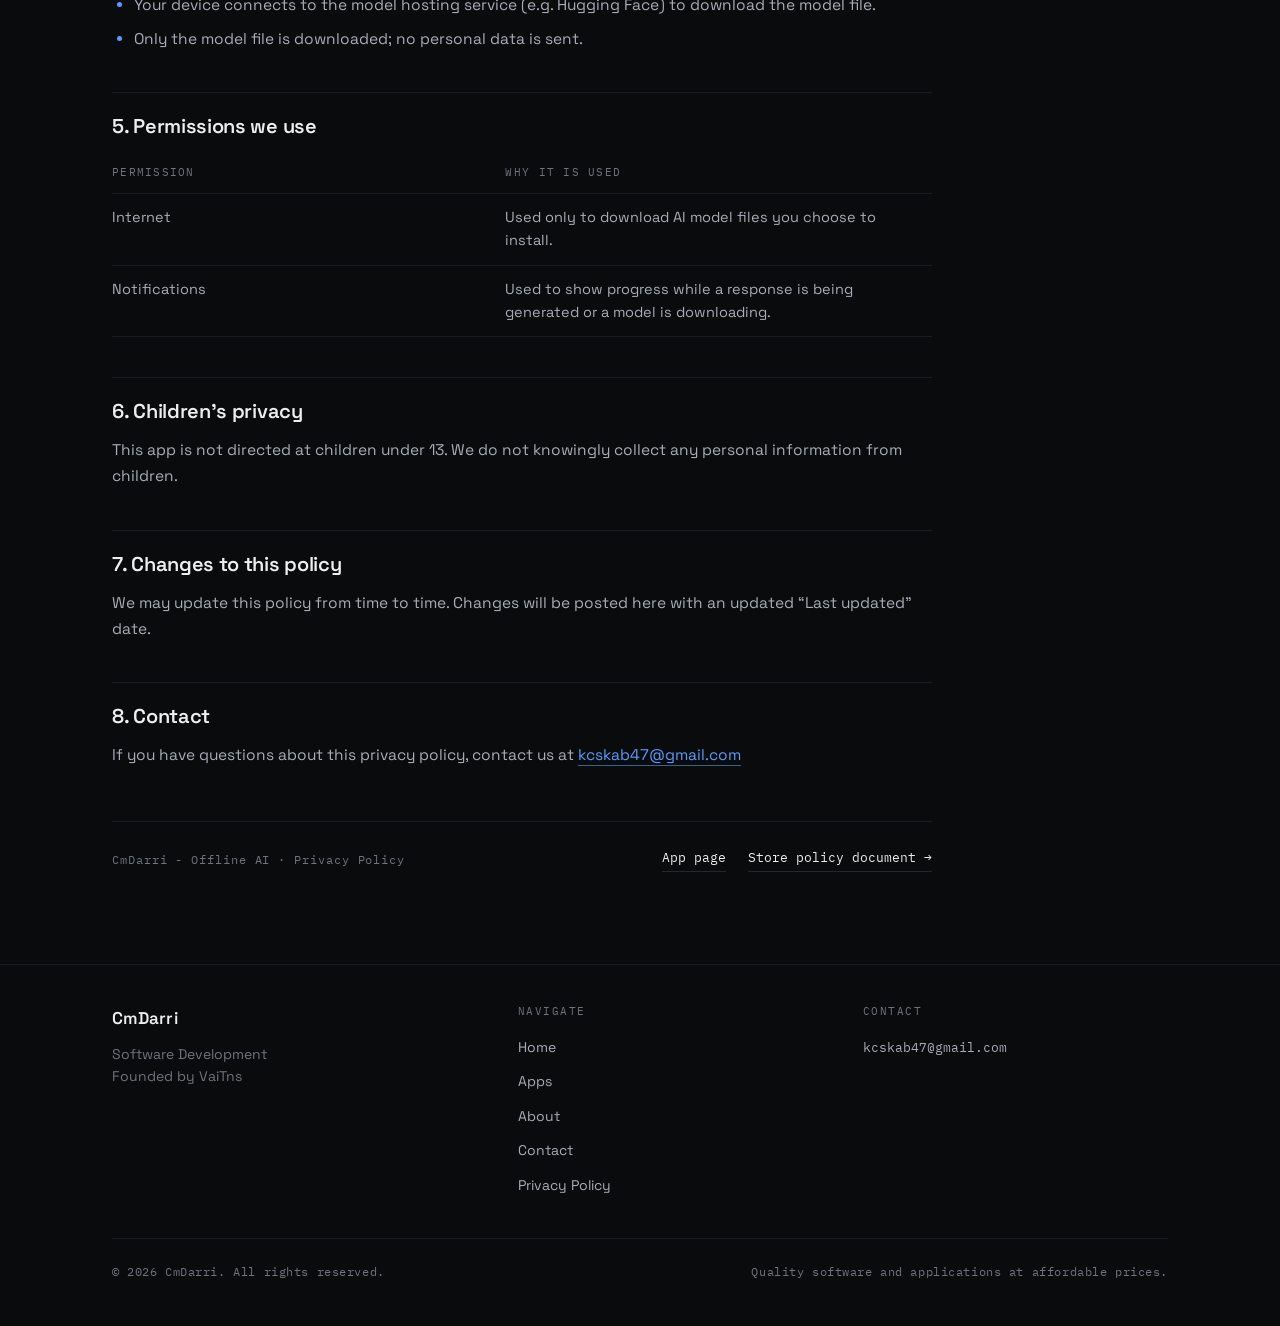
<file: privacy/offline-ai.html>
<!DOCTYPE html>
<html lang="en">
<head>
<meta charset="UTF-8">
<meta name="viewport" content="width=device-width, initial-scale=1.0">
<title>Privacy Policy: CmDarri - Offline AI | CmDarri</title>
<meta name="description" content="Privacy policy for CmDarri - Offline AI (com.oa): a local, on-device AI assistant. Chats are stored in an on-device database, responses are generated locally with llama.cpp, and the only transmission is the model file you choose to download.">
<meta name="author" content="CmDarri">
<meta name="theme-color" content="#0a0b0d">
<link rel="icon" href="../assets/img/favicon.svg" type="image/svg+xml">
<meta name="robots" content="index, follow">

<meta property="og:type" content="article">
<meta property="og:site_name" content="CmDarri">
<meta property="og:title" content="Privacy Policy: CmDarri - Offline AI | CmDarri">
<meta property="og:description" content="A local, on-device AI assistant application.">
<meta property="og:image" content="../assets/img/apps/offline-ai/icon.png">
<meta name="twitter:card" content="summary_large_image">

<link rel="preconnect" href="https://fonts.googleapis.com">
<link rel="preconnect" href="https://fonts.gstatic.com" crossorigin>
<link href="https://fonts.googleapis.com/css2?family=Space+Grotesk:wght@400;500;600;700&family=IBM+Plex+Mono:wght@400;500&display=swap" rel="stylesheet">
<link rel="stylesheet" href="../assets/css/style.css">
<script>document.documentElement.className += ' js'; window.CMDARRI_BASE = '../';</script>
</head>
<body>

<a class="skip-link" href="#main">Skip to content</a>

<header class="site-header">
  <div class="wrap header-row">
    <a href="../index.html" class="brand">
      <span class="brand-name">CmDarri</span>
      <span class="brand-sub">Software Development</span>
    </a>
    <nav class="site-nav" aria-label="Primary">
      <a href="../index.html">Home</a>
      <a href="../apps.html">Apps</a>
      <a href="../about.html">About</a>
      <a href="../contact.html">Contact</a>
      <a href="../privacy.html" aria-current="page">Privacy</a>
    </nav>
    <button class="nav-toggle" type="button" aria-expanded="false" aria-controls="mobileNav" aria-label="Open menu">
      <span></span><span></span><span></span>
    </button>
  </div>
  <nav id="mobileNav" class="mobile-nav" aria-label="Mobile">
    <a href="../index.html">Home</a>
    <a href="../apps.html">Apps</a>
    <a href="../about.html">About</a>
    <a href="../contact.html">Contact</a>
    <a href="../privacy.html" aria-current="page">Privacy</a>
  </nav>
</header>

<main id="main">

  <section class="page-hero">
    <div class="wrap">
      <p class="crumbs">
        <a href="../index.html">CmDarri</a><span class="sep">/</span>
        <a href="../privacy.html">Privacy</a><span class="sep">/</span>
        CmDarri - Offline AI
      </p>
      <p class="eyebrow">Application privacy policy</p>
      <h1>Privacy Policy</h1>
      <p class="lede">
        The privacy policy for <strong>CmDarri - Offline AI</strong>, published
        in the app as <strong>OfflineAI</strong> with the application id
        <strong>com.oa</strong>.
      </p>
    </div>
  </section>

  <section class="policy-section">
    <div class="wrap">
      <div class="policy">
        <div class="policy-meta">
          <span>Application: <strong>OfflineAI (com.oa)</strong></span>
          <span>Publisher: <strong>CmDarri</strong></span>
          <span>Last updated: <strong>August 1, 2026</strong></span>
        </div>

        <nav class="policy-toc" aria-label="Contents">
          <h2>Contents</h2>
          <ol>
            <li><a href="#overview">Overview</a></li>
            <li><a href="#not-collected">Data we do not collect</a></li>
            <li><a href="#handling">How your data is handled</a></li>
            <li><a href="#leaves-device">What data leaves your device</a></li>
            <li><a href="#permissions">Permissions we use</a></li>
            <li><a href="#children">Children&rsquo;s privacy</a></li>
            <li><a href="#changes">Changes to this policy</a></li>
            <li><a href="#contact">Contact</a></li>
          </ol>
        </nav>

        <div class="policy-body">
          <h2 id="overview">1. Overview</h2>
          <p>
            OfflineAI is a local, on-device AI assistant application. The app is
            designed to work entirely offline. We do not collect, store,
            transmit, or sell any of your personal data.
          </p>

          <h2 id="not-collected">2. Data we do not collect</h2>
          <ul>
            <li>No account or registration required</li>
            <li>No tracking, analytics, or telemetry</li>
            <li>No advertising or ad SDKs</li>
            <li>No cloud servers</li>
            <li>No social media integration</li>
          </ul>

          <h2 id="handling">3. How your data is handled</h2>
          <p>
            All of your data is processed on your device only:
          </p>
          <ul>
            <li>
              Chats and messages are stored locally in an on-device database
              (Room).
            </li>
            <li>
              AI responses are generated locally using an AI model running on your
              device (llama.cpp). Your messages are never sent to any server.
            </li>
            <li>App preferences are stored locally (DataStore).</li>
          </ul>

          <h2 id="leaves-device">4. What data leaves your device</h2>
          <p>
            The only time data is transmitted is when you manually download an AI
            model inside the app. In that case:
          </p>
          <ul>
            <li>
              Your device connects to the model hosting service (e.g. Hugging
              Face) to download the model file.
            </li>
            <li>
              Only the model file is downloaded; no personal data is sent.
            </li>
          </ul>

          <h2 id="permissions">5. Permissions we use</h2>
          <table class="spec-table">
            <thead>
              <tr><th scope="col">Permission</th><th scope="col">Why it is used</th></tr>
            </thead>
            <tbody>
              <tr>
                <td>Internet</td>
                <td>Used only to download AI model files you choose to install.</td>
              </tr>
              <tr>
                <td>Notifications</td>
                <td>Used to show progress while a response is being generated or a model is downloading.</td>
              </tr>
            </tbody>
          </table>

          <h2 id="children">6. Children&rsquo;s privacy</h2>
          <p>
            This app is not directed at children under 13. We do not knowingly
            collect any personal information from children.
          </p>

          <h2 id="changes">7. Changes to this policy</h2>
          <p>
            We may update this policy from time to time. Changes will be posted
            here with an updated &ldquo;Last updated&rdquo; date.
          </p>

          <h2 id="contact">8. Contact</h2>
          <p>
            If you have questions about this privacy policy, contact us at
            <a href="mailto:kcskab47@gmail.com">kcskab47@gmail.com</a>
          </p>
        </div>

        <div class="policy-foot">
          <p>CmDarri - Offline AI &middot; Privacy Policy</p>
          <div class="link-row">
            <a class="text-link" href="../apps/offline-ai.html">App page</a>
            <a class="text-link" href="https://docs.google.com/document/d/1Y4f7ZubAlSnzm13DBcKrXONOLHu6KJkG1OrmqO3P4ho/view?usp=sharing" target="_blank" rel="noopener">Store policy document &rarr;</a>
          </div>
        </div>
      </div>
    </div>
  </section>

</main>

<footer class="site-footer">
  <div class="wrap">
    <div class="footer-grid">
      <div class="footer-brand">
        <span class="brand-name">CmDarri</span>
        <p>Software Development<br>Founded by VaiTns</p>
      </div>
      <div class="footer-col">
        <h2>Navigate</h2>
        <ul>
          <li><a href="../index.html">Home</a></li>
          <li><a href="../apps.html">Apps</a></li>
          <li><a href="../about.html">About</a></li>
          <li><a href="../contact.html">Contact</a></li>
          <li><a href="../privacy.html">Privacy Policy</a></li>
        </ul>
      </div>
      <div class="footer-col">
        <h2>Contact</h2>
        <ul>
          <li><a class="mono" href="mailto:kcskab47@gmail.com">kcskab47@gmail.com</a></li>
        </ul>
      </div>
    </div>
    <div class="footer-row">
      <p>&copy; <span data-year>2026</span> CmDarri. All rights reserved.</p>
      <p>Quality software and applications at affordable prices.</p>
    </div>
  </div>
</footer>

<script src="../data/config.js"></script>
<script src="../data/apps.js"></script>
<script src="../assets/js/main.js"></script>
</body>
</html>
</file>
<file: assets/css/style.css>
/* ==========================================================================
   CmDarri — Software Development
   --------------------------------------------------------------------------
   Design language: instrumentation / render-HUD.
   Corner-bracket viewfinders, monospace telemetry, hairline rules,
   flat surfaces. No gradients, no glow, no glassmorphism.

   Contents
   01  Design tokens
   02  Reset and base
   03  Layout primitives
   04  Accessibility
   05  Header and navigation
   06  Buttons and links
   07  Hero
   08  Section furniture
   09  App cards
   10  App detail
   11  Screenshot gallery
   12  Status badges and meta rows
   13  Process / principles
   14  Team
   15  Contact
   16  Prose (privacy policies)
   17  Policy index table
   18  Footer
   19  Scroll reveal
   20  Responsive
   ========================================================================== */

/* ==========================================================================
   01  DESIGN TOKENS
   ========================================================================== */

:root {
  /* Colour */
  --background:      #0a0b0d;
  --surface:         #121418;
  --surface-2:       #17191e;
  --text:            #eceef0;
  --muted:           #a7adb6;
  --muted-dim:       #6e747c;
  --border:          #24272c;
  --border-soft:     #1a1c21;
  --primary:         #5b9bff;
  --primary-hover:   #8ab6ff;
  --primary-dim:     #3a628f;
  --on-primary:      #05070a;

  /* Type */
  --font-display: 'Space Grotesk', 'Helvetica Neue', Arial, sans-serif;
  --font-mono: 'IBM Plex Mono', 'SFMono-Regular', Consolas, 'Courier New', monospace;

  /* Layout */
  --wrap: 1180px;
  --wrap-narrow: 820px;
  --gutter: 32px;
  --radius: 3px;

  /* Motion */
  --ease: cubic-bezier(0.2, 0, 0.2, 1);
}

/* ==========================================================================
   02  RESET AND BASE
   ========================================================================== */

*, *::before, *::after { box-sizing: border-box; }

html {
  scroll-behavior: smooth;
  -webkit-text-size-adjust: 100%;
}

body {
  margin: 0;
  background: var(--background);
  color: var(--text);
  font-family: var(--font-display);
  font-size: 16px;
  line-height: 1.6;
  -webkit-font-smoothing: antialiased;
  -moz-osx-font-smoothing: grayscale;
  overflow-wrap: break-word;
}

img, svg, video { max-width: 100%; display: block; }
img { height: auto; }

figure { margin: 0; }
figcaption { margin: 0; }

a { color: inherit; text-decoration: none; }

h1, h2, h3, h4 {
  font-family: var(--font-display);
  font-weight: 600;
  margin: 0;
  letter-spacing: -0.015em;
  line-height: 1.15;
}

p { margin: 0 0 16px; }
p:last-child { margin-bottom: 0; }

ul, ol { margin: 0; padding: 0; }

button { font: inherit; color: inherit; }

hr {
  border: 0;
  border-top: 1px solid var(--border-soft);
  margin: 32px 0;
}

::selection { background: var(--primary); color: var(--on-primary); }

@media (prefers-reduced-motion: reduce) {
  html { scroll-behavior: auto; }
  *, *::before, *::after {
    animation-duration: 0.01ms !important;
    animation-iteration-count: 1 !important;
    transition-duration: 0.01ms !important;
    scroll-behavior: auto !important;
  }
}

/* ==========================================================================
   03  LAYOUT PRIMITIVES
   ========================================================================== */

.wrap {
  width: 100%;
  max-width: var(--wrap);
  margin: 0 auto;
  padding: 0 var(--gutter);
}
.wrap-narrow { max-width: var(--wrap-narrow); }

section { padding: 92px 0; }
.section-rule { border-top: 1px solid var(--border-soft); }
.section-alt { background: var(--surface); }

/* ==========================================================================
   04  ACCESSIBILITY
   ========================================================================== */

.skip-link {
  position: absolute;
  left: -9999px;
  top: 0;
  background: var(--primary);
  color: var(--on-primary);
  padding: 12px 18px;
  z-index: 200;
  font-family: var(--font-mono);
  font-size: 13px;
}
.skip-link:focus { left: 16px; top: 16px; }

:focus-visible {
  outline: 2px solid var(--primary);
  outline-offset: 3px;
}

.visually-hidden {
  position: absolute !important;
  width: 1px; height: 1px;
  padding: 0; margin: -1px;
  overflow: hidden;
  clip: rect(0 0 0 0);
  clip-path: inset(50%);
  white-space: nowrap;
  border: 0;
}

.eyebrow {
  font-family: var(--font-mono);
  font-size: 11.5px;
  letter-spacing: 0.2em;
  text-transform: uppercase;
  color: var(--primary);
  margin: 0 0 16px;
}

.mono { font-family: var(--font-mono); }
.dim  { color: var(--muted-dim); }
.muted { color: var(--muted); }

/* ==========================================================================
   05  HEADER AND NAVIGATION
   ========================================================================== */

.site-header {
  position: sticky;
  top: 0;
  z-index: 60;
  background: rgba(10, 11, 13, 0.9);
  backdrop-filter: blur(10px);
  -webkit-backdrop-filter: blur(10px);
  border-bottom: 1px solid var(--border-soft);
}

.header-row {
  display: flex;
  align-items: center;
  justify-content: space-between;
  gap: 24px;
  height: 72px;
}

.brand { display: flex; flex-direction: column; line-height: 1.15; }
.brand-name {
  font-size: 16px;
  font-weight: 600;
  letter-spacing: 0.005em;
}
.brand-sub {
  font-family: var(--font-mono);
  font-size: 10.5px;
  color: var(--muted-dim);
  letter-spacing: 0.14em;
  text-transform: uppercase;
  margin-top: 3px;
}

.site-nav {
  display: flex;
  gap: 34px;
  font-family: var(--font-mono);
  font-size: 13px;
  letter-spacing: 0.04em;
}
.site-nav a {
  color: var(--muted);
  position: relative;
  padding: 6px 0;
  transition: color 0.15s var(--ease);
}
.site-nav a:hover,
.site-nav a:focus-visible { color: var(--text); }
.site-nav a::after {
  content: '';
  position: absolute;
  left: 0; right: 0; bottom: 0;
  height: 1px;
  background: var(--primary);
  transform: scaleX(0);
  transform-origin: left;
  transition: transform 0.2s var(--ease);
}
.site-nav a:hover::after,
.site-nav a:focus-visible::after { transform: scaleX(1); }
.site-nav a[aria-current="page"] { color: var(--text); }
.site-nav a[aria-current="page"]::after { transform: scaleX(1); }

.nav-toggle {
  display: none;
  flex-direction: column;
  justify-content: center;
  gap: 5px;
  width: 40px;
  height: 40px;
  padding: 0;
  background: none;
  border: 1px solid var(--border);
  border-radius: var(--radius);
  cursor: pointer;
  transition: border-color 0.15s var(--ease);
}
.nav-toggle:hover { border-color: var(--primary); }
.nav-toggle span {
  display: block;
  height: 1px;
  margin: 0 9px;
  background: var(--text);
  transition: transform 0.2s var(--ease), opacity 0.2s var(--ease);
}
.nav-toggle[aria-expanded="true"] span:nth-child(1) { transform: translateY(6px) rotate(45deg); }
.nav-toggle[aria-expanded="true"] span:nth-child(2) { opacity: 0; }
.nav-toggle[aria-expanded="true"] span:nth-child(3) { transform: translateY(-6px) rotate(-45deg); }

.mobile-nav {
  display: none;
  flex-direction: column;
  border-top: 1px solid var(--border-soft);
  font-family: var(--font-mono);
  font-size: 14px;
}
.mobile-nav a {
  padding: 17px var(--gutter);
  border-bottom: 1px solid var(--border-soft);
  color: var(--muted);
  transition: color 0.15s var(--ease), background 0.15s var(--ease);
}
.mobile-nav a:hover { color: var(--text); background: var(--surface); }
.mobile-nav a[aria-current="page"] { color: var(--primary); }
.mobile-nav.open { display: flex; }

/* ==========================================================================
   06  BUTTONS AND LINKS
   ========================================================================== */

.btn {
  display: inline-flex;
  align-items: center;
  justify-content: center;
  gap: 9px;
  font-family: var(--font-mono);
  font-size: 12.5px;
  letter-spacing: 0.08em;
  text-transform: uppercase;
  padding: 14px 26px;
  border-radius: var(--radius);
  border: 1px solid transparent;
  cursor: pointer;
  text-align: center;
  transition: background 0.15s var(--ease), border-color 0.15s var(--ease),
              color 0.15s var(--ease);
}
.btn-primary { background: var(--text); color: var(--on-primary); }
.btn-primary:hover { background: var(--primary); color: var(--on-primary); }
.btn-ghost { border-color: var(--border); color: var(--text); }
.btn-ghost:hover { border-color: var(--primary); color: var(--primary); }
.btn-accent { border-color: var(--primary-dim); color: var(--primary); }
.btn-accent:hover { border-color: var(--primary); background: var(--primary); color: var(--on-primary); }

/* Pending store listing — deliberately inert, never a dead link. */
.btn-pending {
  border-color: var(--border);
  color: var(--muted-dim);
  cursor: default;
  background: transparent;
  font-size: 11.5px;
  letter-spacing: 0.06em;
  padding: 13px 16px;
}
.btn-pending:hover { border-color: var(--border); color: var(--muted-dim); }

.btn-row { display: flex; gap: 14px; flex-wrap: wrap; }

.text-link {
  display: inline-block;
  font-family: var(--font-mono);
  font-size: 13px;
  color: var(--text);
  border-bottom: 1px solid var(--border);
  padding-bottom: 3px;
  transition: color 0.15s var(--ease), border-color 0.15s var(--ease);
}
.text-link:hover { color: var(--primary); border-color: var(--primary); }

.link-row { display: flex; gap: 22px; flex-wrap: wrap; align-items: center; }

/* ==========================================================================
   07  HERO
   ========================================================================== */

.hero {
  padding: 104px 0 92px;
  border-bottom: 1px solid var(--border-soft);
}
.hero-grid {
  display: grid;
  grid-template-columns: minmax(0, 1.25fr) minmax(0, 0.75fr);
  gap: 72px;
  align-items: center;
}
.hero h1 {
  font-size: clamp(44px, 6.4vw, 76px);
  line-height: 1.02;
  margin-bottom: 14px;
}
.hero-role {
  font-family: var(--font-mono);
  font-size: 13px;
  color: var(--muted-dim);
  letter-spacing: 0.16em;
  text-transform: uppercase;
  margin: 0 0 28px;
}
.hero-lede {
  max-width: 48ch;
  color: var(--muted);
  font-size: clamp(16px, 1.5vw, 18px);
  margin: 0 0 18px;
}
.hero-founder {
  font-family: var(--font-mono);
  font-size: 13px;
  color: var(--text);
  letter-spacing: 0.04em;
  margin: 0 0 36px;
  padding: 10px 0;
  border-top: 1px solid var(--border-soft);
  border-bottom: 1px solid var(--border-soft);
  max-width: 48ch;
}
.hero-founder span { color: var(--muted-dim); }

.hero-panel {
  border: 1px solid var(--border);
  background: var(--surface);
  padding: 24px;
}
.hero-panel dl {
  margin: 0;
  display: grid;
  gap: 18px;
}
.hero-panel .row {
  display: flex;
  justify-content: space-between;
  align-items: baseline;
  gap: 16px;
  padding-bottom: 16px;
  border-bottom: 1px solid var(--border-soft);
}
.hero-panel .row:last-child { padding-bottom: 0; border-bottom: 0; }
.hero-panel dt {
  font-family: var(--font-mono);
  font-size: 10.5px;
  letter-spacing: 0.12em;
  text-transform: uppercase;
  color: var(--muted-dim);
}
.hero-panel dd {
  margin: 0;
  font-family: var(--font-mono);
  font-size: 14px;
  color: var(--text);
  text-align: right;
}
.panel-readout {
  font-family: var(--font-mono);
  font-size: 10.5px;
  letter-spacing: 0.1em;
  color: var(--muted-dim);
  margin: 20px 0 0;
  padding-top: 16px;
  border-top: 1px solid var(--border-soft);
}

/* Page hero used on interior pages */
.page-hero {
  padding: 76px 0 60px;
  border-bottom: 1px solid var(--border-soft);
}
.page-hero h1 { font-size: clamp(34px, 4.6vw, 54px); margin-bottom: 18px; }
.page-hero .lede {
  color: var(--muted);
  font-size: clamp(16px, 1.4vw, 18px);
  max-width: 62ch;
  margin: 0;
}

.crumbs {
  font-family: var(--font-mono);
  font-size: 11.5px;
  letter-spacing: 0.1em;
  text-transform: uppercase;
  color: var(--muted-dim);
  margin: 0 0 22px;
}
.crumbs a { color: var(--muted); border-bottom: 1px solid var(--border-soft); }
.crumbs a:hover { color: var(--primary); border-color: var(--primary); }
.crumbs .sep { padding: 0 8px; }

/* ==========================================================================
   08  SECTION FURNITURE
   ========================================================================== */

.section-head { max-width: 680px; margin-bottom: 52px; }
.section-head h2 {
  font-size: clamp(26px, 3.4vw, 38px);
  margin-bottom: 16px;
}
.section-head .section-sub { color: var(--muted); font-size: 16px; margin: 0; }

.head-row {
  display: flex;
  align-items: flex-end;
  justify-content: space-between;
  gap: 32px;
  flex-wrap: wrap;
  margin-bottom: 52px;
}
.head-row .section-head { margin-bottom: 0; }

.count-tag {
  font-family: var(--font-mono);
  font-size: 11.5px;
  letter-spacing: 0.14em;
  text-transform: uppercase;
  color: var(--muted-dim);
  border: 1px solid var(--border);
  padding: 8px 14px;
  white-space: nowrap;
}

/* ==========================================================================
   09  APP CARDS
   ========================================================================== */

/* Hairline-grid technique: a 1px gap between cells, with each cell drawing its
   own 1px ring via box-shadow. Unlike gap-over-background, an unfilled cell in
   the last row stays invisible instead of showing a stray panel. */
.hairline-grid {
  display: grid;
  gap: 1px;
  background: transparent;
  border: 0;
}
.hairline-grid > * { box-shadow: 0 0 0 1px var(--border-soft); }

.app-grid {
  display: grid;
  grid-template-columns: repeat(auto-fill, minmax(330px, 1fr));
  gap: 1px;
  background: transparent;
}
.app-grid > .app-card { box-shadow: 0 0 0 1px var(--border-soft); }
.app-grid.cols-2 { grid-template-columns: repeat(auto-fill, minmax(420px, 1fr)); }

.app-card {
  background: var(--background);
  padding: 30px 28px 26px;
  display: flex;
  flex-direction: column;
  gap: 0;
  transition: background 0.2s var(--ease);
}
.app-card:hover { background: var(--surface); }
.section-alt .app-card { background: var(--surface); }
.section-alt .app-card:hover { background: var(--surface-2); }

.app-card-top {
  display: flex;
  align-items: flex-start;
  gap: 16px;
  margin-bottom: 18px;
}
.app-icon {
  width: 58px;
  height: 58px;
  flex: 0 0 58px;
  border-radius: 12px;
  border: 1px solid var(--border);
  background: var(--surface-2);
  object-fit: cover;
}
.app-card-titles { min-width: 0; flex: 1; }
.app-card h3 {
  font-size: 17px;
  line-height: 1.25;
  margin-bottom: 6px;
}
.app-card .card-tagline {
  font-family: var(--font-mono);
  font-size: 11px;
  letter-spacing: 0.08em;
  text-transform: uppercase;
  color: var(--primary);
  margin: 0;
}

.app-card p.card-short {
  color: var(--muted);
  font-size: 14.5px;
  margin: 0 0 18px;
}

/* The bottom group of a card (screenshot strip, meta row, actions, feature
   drawer) is pinned to the card baseline so rows of cards line up. */
.card-bottom {
  margin-top: auto;
  padding-top: 4px;
  display: flex;
  flex-direction: column;
}

.card-meta {
  display: flex;
  flex-wrap: wrap;
  gap: 8px 18px;
  font-family: var(--font-mono);
  font-size: 11px;
  letter-spacing: 0.06em;
  color: var(--muted-dim);
  text-transform: uppercase;
  padding-top: 16px;
  border-top: 1px solid var(--border-soft);
}
.card-meta .k { color: var(--muted-dim); }
.card-meta .v { color: var(--muted); }

/* Collapsible feature list on the Apps page */
.drawer {
  border-top: 1px solid var(--border-soft);
  border-bottom: 1px solid var(--border-soft);
  margin: 0 0 20px;
}
.drawer > summary {
  font-family: var(--font-mono);
  font-size: 11.5px;
  letter-spacing: 0.12em;
  text-transform: uppercase;
  color: var(--muted-dim);
  padding: 12px 0;
  cursor: pointer;
  list-style: none;
  display: flex;
  align-items: center;
  justify-content: space-between;
  gap: 12px;
  transition: color 0.15s var(--ease);
}
.drawer > summary::-webkit-details-marker { display: none; }
.drawer > summary::after { content: '+'; color: var(--primary); font-size: 14px; }
.drawer[open] > summary::after { content: '\2212'; }
.drawer > summary:hover { color: var(--text); }
.drawer-list { list-style: none; padding: 2px 0 16px; }
.drawer-list li {
  font-size: 14px;
  color: var(--muted);
  padding: 8px 0 8px 16px;
  border-left: 1px solid var(--border-soft);
  margin-bottom: 8px;
}
.drawer-list li:last-child { margin-bottom: 0; }
.drawer-list strong { color: var(--text); font-weight: 600; }

.card-actions {
  display: flex;
  gap: 16px;
  flex-wrap: wrap;
  margin-top: 18px;
  padding-top: 16px;
  border-top: 1px solid var(--border-soft);
}

/* Compact list row for in-development projects */
.dev-list {
  list-style: none;
  display: grid;
  gap: 1px;
  background: transparent;
}
.dev-item {
  background: var(--background);
  box-shadow: 0 0 0 1px var(--border-soft);
  display: grid;
  grid-template-columns: auto minmax(0, 1fr) auto;
  align-items: center;
  gap: 20px;
  padding: 22px 26px;
  transition: background 0.2s var(--ease);
}
.dev-item:hover { background: var(--surface); }
.section-alt .dev-item { background: var(--surface); }
.section-alt .dev-item:hover { background: var(--surface-2); }
.dev-item .app-icon { width: 46px; height: 46px; flex-basis: 46px; border-radius: 10px; }
.dev-body { min-width: 0; }
.dev-body h3 { font-size: 16px; margin-bottom: 5px; }
.dev-body p { margin: 0; color: var(--muted); font-size: 14px; }
.dev-flags {
  font-family: var(--font-mono);
  font-size: 10.5px;
  letter-spacing: 0.1em;
  text-transform: uppercase;
  color: var(--muted-dim);
  text-align: right;
  white-space: nowrap;
}

/* ==========================================================================
   10  APP DETAIL
   ========================================================================== */

.detail-hero { padding: 68px 0 56px; border-bottom: 1px solid var(--border-soft); }
.detail-head {
  display: flex;
  gap: 28px;
  align-items: flex-start;
}
.detail-head .app-icon {
  width: 96px;
  height: 96px;
  flex-basis: 96px;
  border-radius: 22px;
}
.detail-head h1 {
  font-size: clamp(30px, 4.2vw, 48px);
  margin-bottom: 12px;
}
.detail-head .card-tagline {
  font-family: var(--font-mono);
  font-size: 12px;
  letter-spacing: 0.14em;
  text-transform: uppercase;
  color: var(--primary);
  margin: 0 0 16px;
}
.detail-head .card-short {
  color: var(--muted);
  font-size: 17px;
  max-width: 58ch;
  margin: 0;
}

.detail-body {
  display: grid;
  grid-template-columns: minmax(0, 1fr) 300px;
  gap: 64px;
  align-items: start;
}
.detail-aside { position: sticky; top: 96px; }

.spec-list { list-style: none; border-top: 1px solid var(--border-soft); }
.spec-list li {
  display: flex;
  justify-content: space-between;
  align-items: baseline;
  gap: 18px;
  padding: 13px 0;
  border-bottom: 1px solid var(--border-soft);
  font-size: 14px;
}
.spec-list .k {
  font-family: var(--font-mono);
  font-size: 10.5px;
  letter-spacing: 0.12em;
  text-transform: uppercase;
  color: var(--muted-dim);
}
.spec-list .v { color: var(--text); text-align: right; }
.spec-list .v.mono { font-size: 12.5px; }

.aside-block {
  border: 1px solid var(--border);
  background: var(--surface);
  padding: 22px;
  margin-bottom: 20px;
}
.aside-block h2 {
  font-family: var(--font-mono);
  font-size: 10.5px;
  letter-spacing: 0.14em;
  text-transform: uppercase;
  color: var(--muted-dim);
  font-weight: 400;
  margin: 0 0 16px;
}
.aside-block .btn { width: 100%; }
.aside-block .btn + .btn { margin-top: 10px; }
.aside-block .stack-link {
  display: block;
  font-family: var(--font-mono);
  font-size: 12.5px;
  color: var(--muted);
  padding: 9px 0;
  border-bottom: 1px solid var(--border-soft);
  transition: color 0.15s var(--ease);
}
.aside-block .stack-link:last-child { border-bottom: 0; }
.aside-block .stack-link:hover { color: var(--primary); }
.aside-note {
  font-family: var(--font-mono);
  font-size: 11px;
  line-height: 1.5;
  color: var(--muted-dim);
  margin: 14px 0 0;
}

/* Feature list */
.feature-list {
  list-style: none;
  display: grid;
  grid-template-columns: repeat(2, minmax(0, 1fr));
  gap: 1px;
  background: transparent;
}
.feature {
  background: var(--background);
  box-shadow: 0 0 0 1px var(--border-soft);
  padding: 24px 24px 26px;
}
.section-alt .feature { background: var(--surface); }
.section-alt .principle { background: var(--surface); }
.feature-num {
  display: block;
  font-family: var(--font-mono);
  font-size: 11px;
  letter-spacing: 0.1em;
  color: var(--primary);
  margin-bottom: 14px;
}
.feature h3 { font-size: 15.5px; margin-bottom: 9px; }
.feature p { color: var(--muted); font-size: 14px; margin: 0; }

/* ==========================================================================
   11  SCREENSHOT GALLERY
   ========================================================================== */

.shot-strip {
  display: grid;
  grid-auto-flow: column;
  grid-auto-columns: minmax(150px, 190px);
  gap: 14px;
  overflow-x: auto;
  padding: 22px 0 14px;
  scroll-snap-type: x mandatory;
  -webkit-overflow-scrolling: touch;
}
.shot-strip.tall { grid-auto-columns: minmax(190px, 250px); }
.shot-strip.wide { grid-auto-columns: minmax(280px, 420px); }
/* Single-thumbnail variant used inside app cards. */
.shot-strip.card-shot { grid-auto-columns: 150px; padding-bottom: 18px; }
/* Multi-thumbnail variant used inside the wider Apps-page cards. */
.shot-strip.card-strip { grid-auto-columns: 200px; }

.shot {
  position: relative;
  scroll-snap-align: start;
  border: 1px solid var(--border);
  background: var(--surface-2);
  overflow: hidden;
}
.shot img { width: 100%; height: auto; }
.shot figcaption {
  font-family: var(--font-mono);
  font-size: 10.5px;
  line-height: 1.45;
  letter-spacing: 0.04em;
  color: var(--muted-dim);
  padding: 10px 2px 0;
}

.shot-corner {
  position: absolute;
  width: 13px;
  height: 13px;
  border: 1.5px solid var(--primary);
  opacity: 0.8;
  pointer-events: none;
  z-index: 2;
}
.shot-corner.tl { top: 6px; left: 6px; border-right: 0; border-bottom: 0; }
.shot-corner.br { bottom: 6px; right: 6px; border-left: 0; border-top: 0; }

.strip-hint {
  font-family: var(--font-mono);
  font-size: 10.5px;
  letter-spacing: 0.1em;
  text-transform: uppercase;
  color: var(--muted-dim);
  margin: 0;
}

/* ==========================================================================
   12  STATUS BADGES AND META
   ========================================================================== */

.badge {
  display: inline-block;
  font-family: var(--font-mono);
  font-size: 10.5px;
  letter-spacing: 0.12em;
  text-transform: uppercase;
  padding: 5px 10px;
  border: 1px solid var(--border);
  color: var(--muted-dim);
  border-radius: 2px;
  white-space: nowrap;
}
.badge-live {
  color: var(--primary);
  border-color: var(--primary-dim);
  background: rgba(91, 155, 255, 0.07);
}
.badge-pending { color: var(--muted-dim); }

.badge-row { display: flex; gap: 10px; flex-wrap: wrap; margin-bottom: 20px; }

/* ==========================================================================
   13  PROCESS / PRINCIPLES
   ========================================================================== */

.principle-list {
  list-style: none;
  display: grid;
  grid-template-columns: repeat(4, minmax(0, 1fr));
  gap: 1px;
  background: transparent;
}
.principle {
  background: var(--background);
  box-shadow: 0 0 0 1px var(--border-soft);
  padding: 32px 26px 34px;
}
.principle-num {
  display: block;
  font-family: var(--font-mono);
  font-size: 12px;
  letter-spacing: 0.1em;
  color: var(--primary);
  margin-bottom: 18px;
}
.principle h3 { font-size: 17px; margin-bottom: 11px; }
.principle p { color: var(--muted); font-size: 14.5px; margin: 0; }

/* ==========================================================================
   14  TEAM
   ========================================================================== */

.team-grid {
  display: grid;
  grid-template-columns: repeat(2, minmax(0, 1fr));
  gap: 1px;
  background: transparent;
  max-width: 720px;
}
.team-card {
  background: var(--background);
  box-shadow: 0 0 0 1px var(--border-soft);
  padding: 28px 26px;
}
.section-alt .team-card { background: var(--surface); }
.team-card .role {
  font-family: var(--font-mono);
  font-size: 11px;
  letter-spacing: 0.14em;
  text-transform: uppercase;
  color: var(--primary);
  margin: 0 0 10px;
}
.team-card h3 { font-size: 20px; margin-bottom: 8px; }
.team-card p { color: var(--muted); font-size: 14.5px; margin: 0; }

.split {
  display: grid;
  grid-template-columns: repeat(2, minmax(0, 1fr));
  gap: 56px;
  align-items: start;
}
.prose-block p { color: var(--muted); font-size: 15.5px; }
.prose-block h2 { font-size: clamp(24px, 3vw, 32px); margin-bottom: 18px; }
.prose-block h3 {
  font-size: 18px;
  margin: 34px 0 12px;
}
.prose-block .lede { font-size: 18px; color: var(--text); margin-bottom: 20px; }

.fact-list { list-style: none; border-top: 1px solid var(--border-soft); }
.fact-list li {
  display: flex;
  justify-content: space-between;
  gap: 20px;
  align-items: baseline;
  padding: 13px 0;
  border-bottom: 1px solid var(--border-soft);
  font-size: 14.5px;
}
.fact-list .k {
  font-family: var(--font-mono);
  font-size: 10.5px;
  letter-spacing: 0.12em;
  text-transform: uppercase;
  color: var(--muted-dim);
}
.fact-list .v { color: var(--text); text-align: right; }

/* ==========================================================================
   15  CONTACT
   ========================================================================== */

.contact-panel {
  border: 1px solid var(--border);
  background: var(--surface);
  padding: 40px;
  max-width: 720px;
}
.contact-panel .eyebrow { margin-bottom: 12px; }
.contact-panel h2 { font-size: clamp(24px, 3vw, 32px); margin-bottom: 14px; }
.contact-panel > p { color: var(--muted); max-width: 52ch; }
.contact-email {
  display: inline-block;
  font-family: var(--font-mono);
  font-size: clamp(17px, 2.6vw, 24px);
  color: var(--text);
  border-bottom: 1px solid var(--border);
  padding-bottom: 6px;
  margin: 8px 0 26px;
  word-break: break-all;
  transition: color 0.15s var(--ease), border-color 0.15s var(--ease);
}
.contact-email:hover { color: var(--primary); border-color: var(--primary); }

.note-block {
  border-left: 2px solid var(--border);
  padding: 4px 0 4px 20px;
  color: var(--muted);
  font-size: 14.5px;
  max-width: 62ch;
}
.note-block strong { color: var(--text); font-weight: 600; }

/* ==========================================================================
   16  PROSE (privacy policies and legal pages)
   ========================================================================== */

.policy { max-width: var(--wrap-narrow); }
.policy-section { padding-top: 66px; }
.policy-section + .policy-section { padding-top: 0; }

.policy-meta {
  display: flex;
  flex-wrap: wrap;
  gap: 10px 28px;
  font-family: var(--font-mono);
  font-size: 11.5px;
  letter-spacing: 0.08em;
  text-transform: uppercase;
  color: var(--muted-dim);
  padding: 18px 0;
  border-top: 1px solid var(--border-soft);
  border-bottom: 1px solid var(--border-soft);
  margin: 28px 0 8px;
}
.policy-meta strong { color: var(--muted); font-weight: 400; }

.policy-toc {
  border: 1px solid var(--border-soft);
  background: var(--surface);
  padding: 22px 24px;
  margin: 32px 0 8px;
}
.policy-toc h2 {
  font-family: var(--font-mono);
  font-size: 10.5px;
  letter-spacing: 0.14em;
  text-transform: uppercase;
  color: var(--muted-dim);
  font-weight: 400;
  margin: 0 0 14px;
}
.policy-toc ol {
  list-style: decimal;
  padding-left: 20px;
  columns: 2;
  column-gap: 32px;
}
.policy-toc li { margin-bottom: 7px; font-size: 14px; break-inside: avoid; }
.policy-toc a { color: var(--muted); }
.policy-toc a:hover { color: var(--primary); }

.policy-body { padding-top: 34px; }
.policy-body h2 {
  font-size: 20px;
  margin: 40px 0 14px;
  padding-top: 22px;
  border-top: 1px solid var(--border-soft);
  scroll-margin-top: 92px;
}
.policy-body h2:first-child { margin-top: 0; border-top: 0; padding-top: 0; }
.policy-body h3 {
  font-size: 16px;
  margin: 24px 0 10px;
  color: var(--text);
  scroll-margin-top: 92px;
}
.policy-body p,
.policy-body li {
  color: var(--muted);
  font-size: 15.5px;
  line-height: 1.7;
}
.policy-body p { margin: 0 0 14px; }
.policy-body ul,
.policy-body ol { padding-left: 22px; margin: 0 0 16px; }
.policy-body li { margin-bottom: 8px; }
.policy-body li::marker { color: var(--primary); }
.policy-body a { color: var(--primary); border-bottom: 1px solid var(--primary-dim); }
.policy-body a:hover { border-color: var(--primary); }
.policy-body strong { color: var(--text); font-weight: 600; }

.spec-table {
  width: 100%;
  border-collapse: collapse;
  margin: 0 0 18px;
  font-size: 14.5px;
}
.spec-table th,
.spec-table td {
  text-align: left;
  vertical-align: top;
  padding: 12px 16px 12px 0;
  border-bottom: 1px solid var(--border-soft);
  color: var(--muted);
}
.spec-table th {
  font-family: var(--font-mono);
  font-size: 10.5px;
  letter-spacing: 0.12em;
  text-transform: uppercase;
  color: var(--muted-dim);
  font-weight: 400;
  white-space: nowrap;
  width: 1%;
  padding-right: 28px;
}
@media (max-width: 620px) {
  .spec-table, .spec-table tbody, .spec-table tr, .spec-table th, .spec-table td { display: block; width: 100%; }
  .spec-table tr { border-bottom: 1px solid var(--border-soft); padding: 12px 0; }
  .spec-table th { border: 0; padding: 0 0 6px; width: auto; white-space: normal; }
  .spec-table td { border: 0; padding: 0; }
}

.policy-foot {
  margin-top: 52px;
  padding-top: 26px;
  border-top: 1px solid var(--border-soft);
  display: flex;
  gap: 18px 28px;
  flex-wrap: wrap;
  align-items: center;
  justify-content: space-between;
}
.policy-foot p {
  font-family: var(--font-mono);
  font-size: 11.5px;
  letter-spacing: 0.08em;
  color: var(--muted-dim);
  margin: 0;
}

/* ==========================================================================
   17  POLICY / APP INDEX TABLE
   ========================================================================== */

.index-list { list-style: none; border-top: 1px solid var(--border-soft); }
.index-row {
  border-bottom: 1px solid var(--border-soft);
  transition: background 0.2s var(--ease);
}
.index-row:hover { background: var(--surface); }
a.index-row { display: block; }
.index-inner {
  display: grid;
  grid-template-columns: 44px minmax(0, 1fr) auto;
  align-items: center;
  gap: 20px;
  padding: 22px 20px;
  margin: 0 -20px;
}
.index-row .app-icon { width: 44px; height: 44px; flex-basis: 44px; border-radius: 10px; }
.index-body h3 { font-size: 16px; margin-bottom: 4px; }
.index-body p {
  margin: 0;
  color: var(--muted);
  font-size: 14px;
}
.index-links { display: flex; gap: 20px; align-items: center; }
.index-links a,
.index-links span {
  font-family: var(--font-mono);
  font-size: 11.5px;
  letter-spacing: 0.08em;
  text-transform: uppercase;
  color: var(--muted-dim);
  white-space: nowrap;
}
a.index-row:hover .index-links .go { color: var(--primary); }
.index-links .go { color: var(--muted); }
a.index-row:hover .index-links a { color: var(--primary); }

/* ==========================================================================
   18  FOOTER
   ========================================================================== */

.site-footer {
  border-top: 1px solid var(--border-soft);
  padding: 40px 0 44px;
}
.footer-grid {
  display: grid;
  grid-template-columns: minmax(0, 1.2fr) minmax(0, 1fr) minmax(0, 1fr);
  gap: 40px;
  padding-bottom: 32px;
  border-bottom: 1px solid var(--border-soft);
}
.footer-brand .brand-name { font-size: 17px; }
.footer-brand p { color: var(--muted-dim); font-size: 14px; margin: 10px 0 0; max-width: 34ch; }
.footer-col h2 {
  font-family: var(--font-mono);
  font-size: 10.5px;
  letter-spacing: 0.14em;
  text-transform: uppercase;
  color: var(--muted-dim);
  font-weight: 400;
  margin: 0 0 16px;
}
.footer-col ul { list-style: none; }
.footer-col li { margin-bottom: 9px; }
.footer-col a,
.footer-col span {
  font-size: 14px;
  color: var(--muted);
  transition: color 0.15s var(--ease);
}
.footer-col a:hover { color: var(--primary); }
.footer-col a.mono,
.footer-col span.mono { font-size: 13px; word-break: break-all; }

.footer-row {
  display: flex;
  justify-content: space-between;
  gap: 10px 24px;
  flex-wrap: wrap;
  padding-top: 24px;
  font-family: var(--font-mono);
  font-size: 11.5px;
  letter-spacing: 0.05em;
  color: var(--muted-dim);
}
.footer-row p { margin: 0; }

/* ==========================================================================
   19  SCROLL REVEAL
   ========================================================================== */

/* Reveal styles only apply when JavaScript is available, so content is
   never hidden if the script fails to load. The `js` class is set by an
   inline script in <head>, before first paint. */
.js .reveal {
  opacity: 0;
  transform: translateY(14px);
  transition: opacity 0.55s var(--ease), transform 0.55s var(--ease);
}
.js .reveal.in { opacity: 1; transform: translateY(0); }

/* ==========================================================================
   20  RESPONSIVE
   ========================================================================== */

/* Large desktop — keep line lengths comfortable */
@media (max-width: 1440px) {
  :root { --wrap: 1120px; }
}

@media (max-width: 1180px) {
  :root { --gutter: 28px; }
  .detail-body { grid-template-columns: minmax(0, 1fr) 268px; gap: 44px; }
}

/* Tablet landscape and small laptops */
@media (max-width: 1000px) {
  .hero-grid { grid-template-columns: 1fr; gap: 48px; }
  .hero-panel { max-width: 520px; }
  .hero-lede, .hero-founder { max-width: 60ch; }

  .detail-body { grid-template-columns: 1fr; gap: 44px; }
  .detail-aside { position: static; max-width: 520px; }

  .feature-list { grid-template-columns: 1fr; }
  .principle-list { grid-template-columns: repeat(2, minmax(0, 1fr)); }
  .split { grid-template-columns: 1fr; gap: 40px; }
  .app-grid.cols-2 { grid-template-columns: 1fr; }
}

/* Tablet portrait */
@media (max-width: 860px) {
  section { padding: 72px 0; }
  .hero { padding: 72px 0 64px; }
  .page-hero { padding: 60px 0 48px; }
  .team-grid { grid-template-columns: 1fr; }
  .footer-grid { grid-template-columns: 1fr 1fr; gap: 32px; }
  .footer-brand { grid-column: 1 / -1; }
  .contact-panel { padding: 30px 26px; }
  .detail-head { gap: 20px; }
  .detail-head .app-icon { width: 76px; height: 76px; flex-basis: 76px; border-radius: 18px; }
}

/* Mobile navigation breakpoint */
@media (max-width: 780px) {
  .site-nav { display: none; }
  .nav-toggle { display: flex; }
  .header-row { height: 64px; }
  .app-grid { grid-template-columns: 1fr; }
  .index-inner { grid-template-columns: 40px minmax(0, 1fr); }
  .index-row .app-icon { width: 40px; height: 40px; flex-basis: 40px; }
  .index-links { grid-column: 2; gap: 16px; }
}

/* Large phone */
@media (max-width: 620px) {
  :root { --gutter: 20px; }
  body { font-size: 15.5px; }
  section { padding: 60px 0; }
  .hero { padding: 56px 0 52px; }
  .hero h1 { font-size: clamp(36px, 11vw, 48px); }
  .page-hero { padding: 48px 0 40px; }
  .page-hero h1 { font-size: clamp(28px, 8vw, 38px); }

  .section-head, .head-row { margin-bottom: 36px; }
  .head-row { align-items: flex-start; }

  .hero-panel { padding: 20px; }
  .hero-panel .row { flex-direction: column; align-items: flex-start; gap: 4px; }
  .hero-panel dd { text-align: left; }

  .btn { width: 100%; }
  .btn-row { flex-direction: column; align-items: stretch; }

  .app-card { padding: 24px 20px 22px; }
  .app-icon { width: 50px; height: 50px; flex-basis: 50px; }

  .dev-item {
    grid-template-columns: auto minmax(0, 1fr);
    gap: 14px;
    padding: 18px 18px;
  }
  .dev-flags { grid-column: 2; text-align: left; white-space: normal; }

  .principle-list { grid-template-columns: 1fr; }
  .principle { padding: 26px 20px 28px; }

  .detail-head { flex-direction: column; gap: 18px; }
  .detail-head .app-icon { width: 68px; height: 68px; flex-basis: 68px; }
  .detail-head h1 { font-size: clamp(26px, 8vw, 34px); }

  .shot-strip,
  .shot-strip.tall,
  .shot-strip.card-shot,
  .shot-strip.card-strip,
  .shot-strip.wide { grid-auto-columns: 68%; }

  .policy-toc ol { columns: 1; }
  .policy-body h2 { font-size: 18px; margin-top: 32px; padding-top: 18px; }
  .policy-body p, .policy-body li { font-size: 15px; }

  .contact-panel { padding: 24px 20px; }
  .footer-grid { grid-template-columns: 1fr; }
  .footer-row { flex-direction: column; }
  .link-row { gap: 14px; }
}

/* Small phone — 375 / 390 */
@media (max-width: 420px) {
  :root { --gutter: 18px; }
  .hero h1 { font-size: 34px; }
  .hero-role { font-size: 11.5px; letter-spacing: 0.12em; }
  .btn { padding: 13px 18px; font-size: 12px; }
  .app-card-top { gap: 13px; }
  .app-card h3 { font-size: 16px; }
  .index-inner { padding: 18px 14px; margin: 0 -14px; gap: 14px; }
  .shot-strip,
  .shot-strip.tall,
  .shot-strip.card-shot,
  .shot-strip.card-strip,
  .shot-strip.wide { grid-auto-columns: 78%; }
  .contact-email { font-size: 16px; }
}

/* Very small phone */
@media (max-width: 360px) {
  .hero h1 { font-size: 30px; }
  .dev-item { grid-template-columns: minmax(0, 1fr); }
  .dev-flags { grid-column: 1; }
}
</file>
